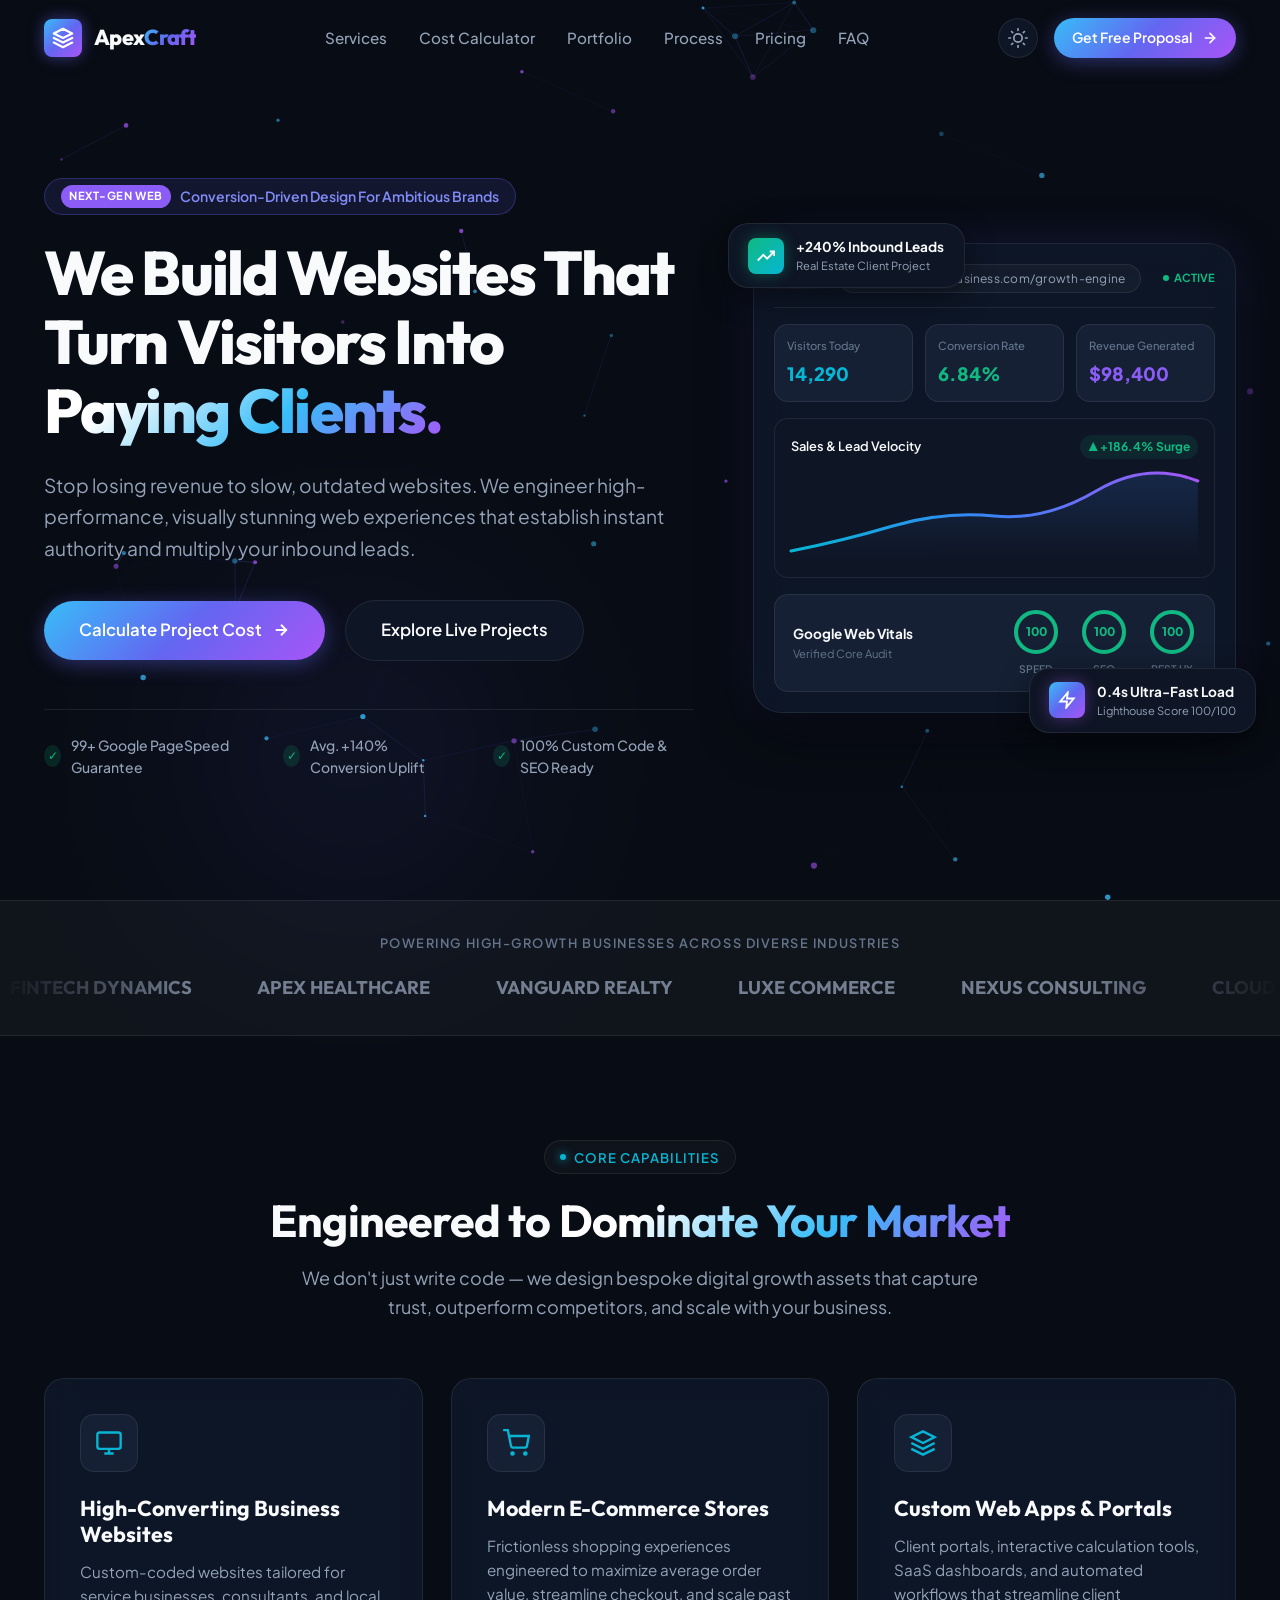
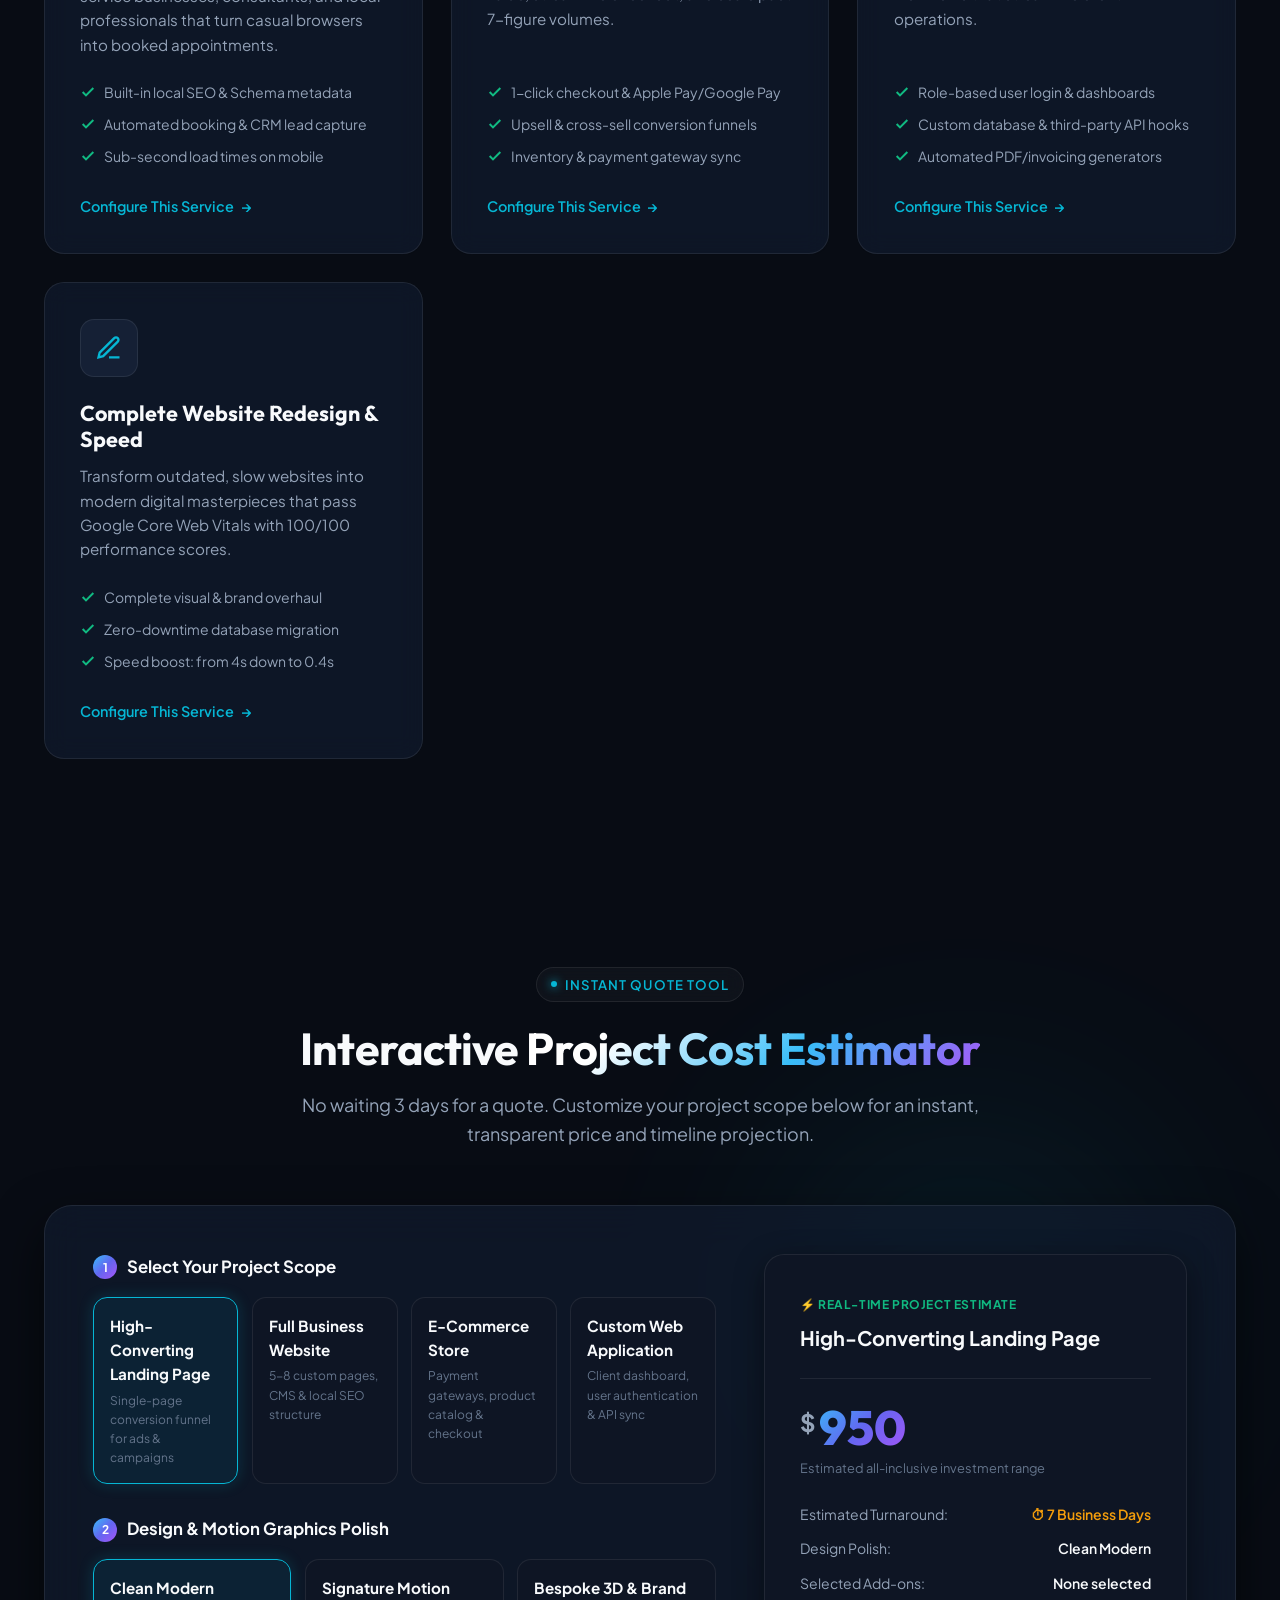
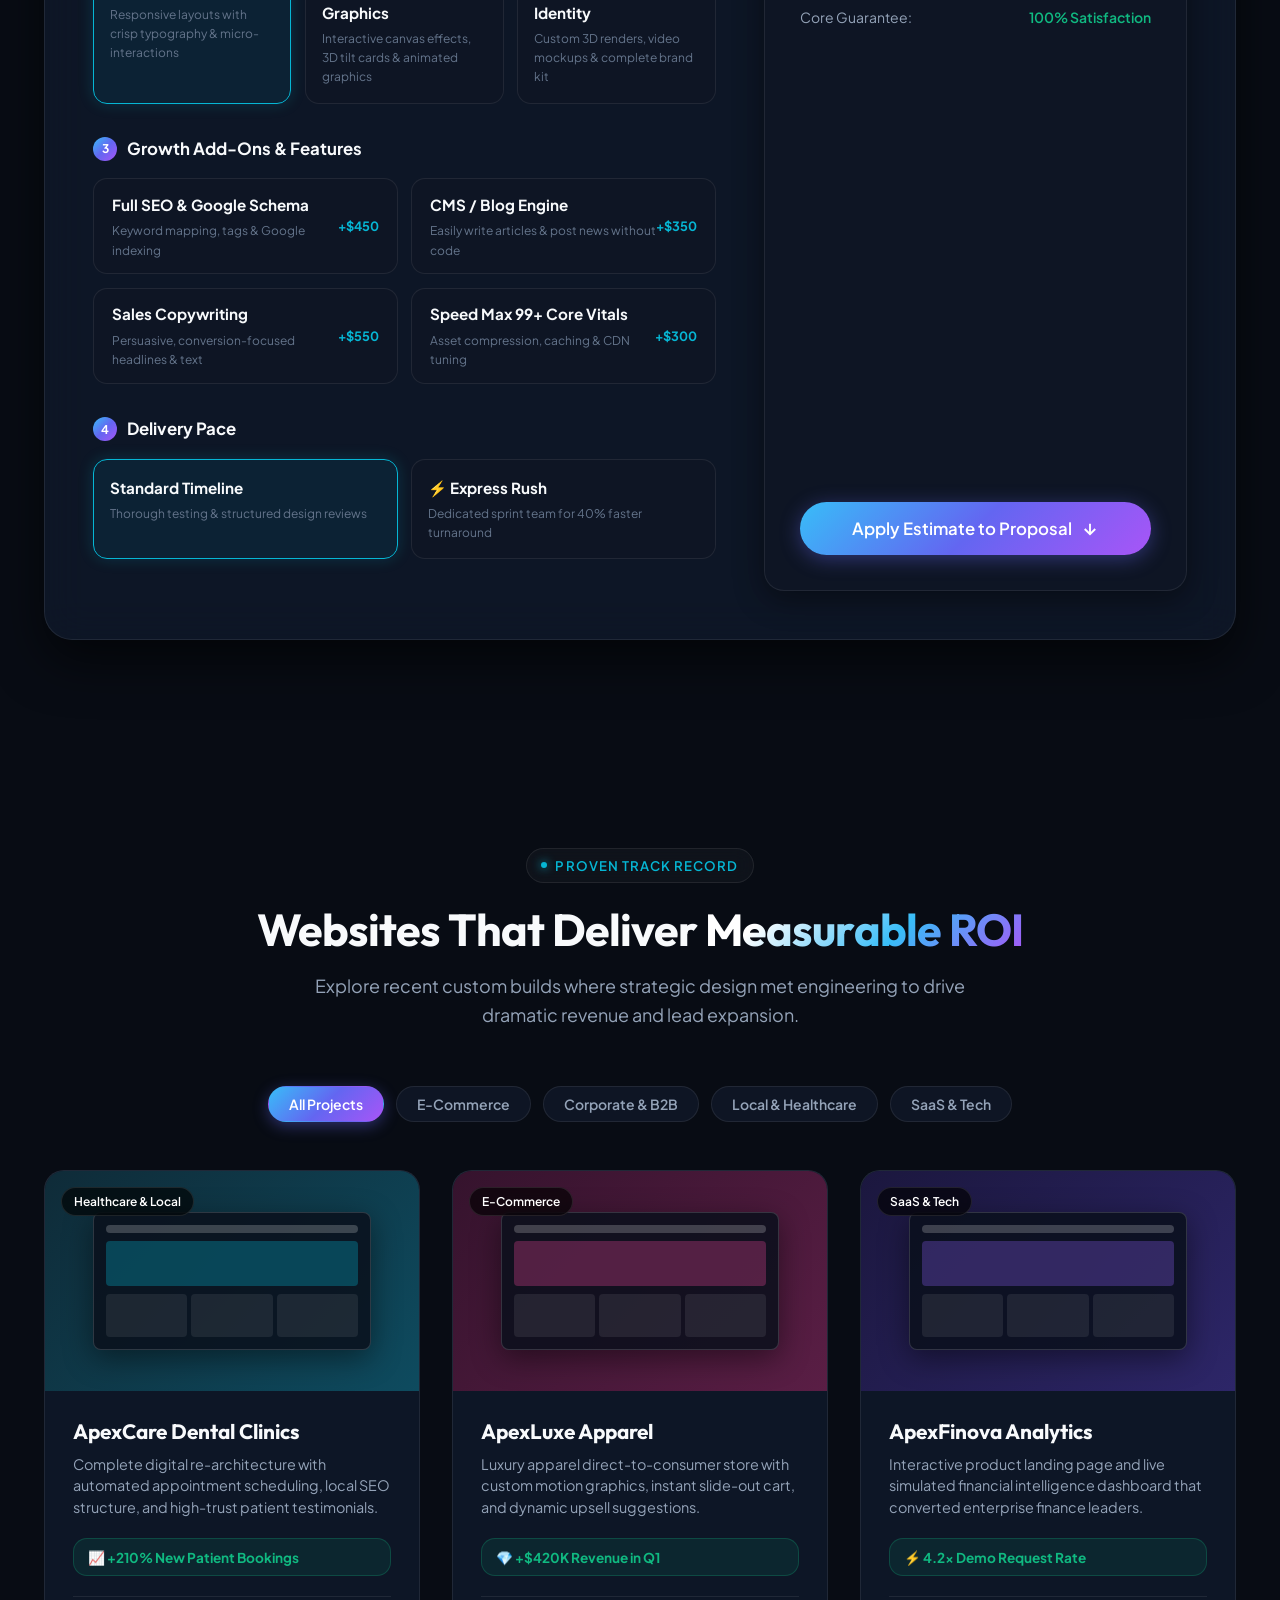
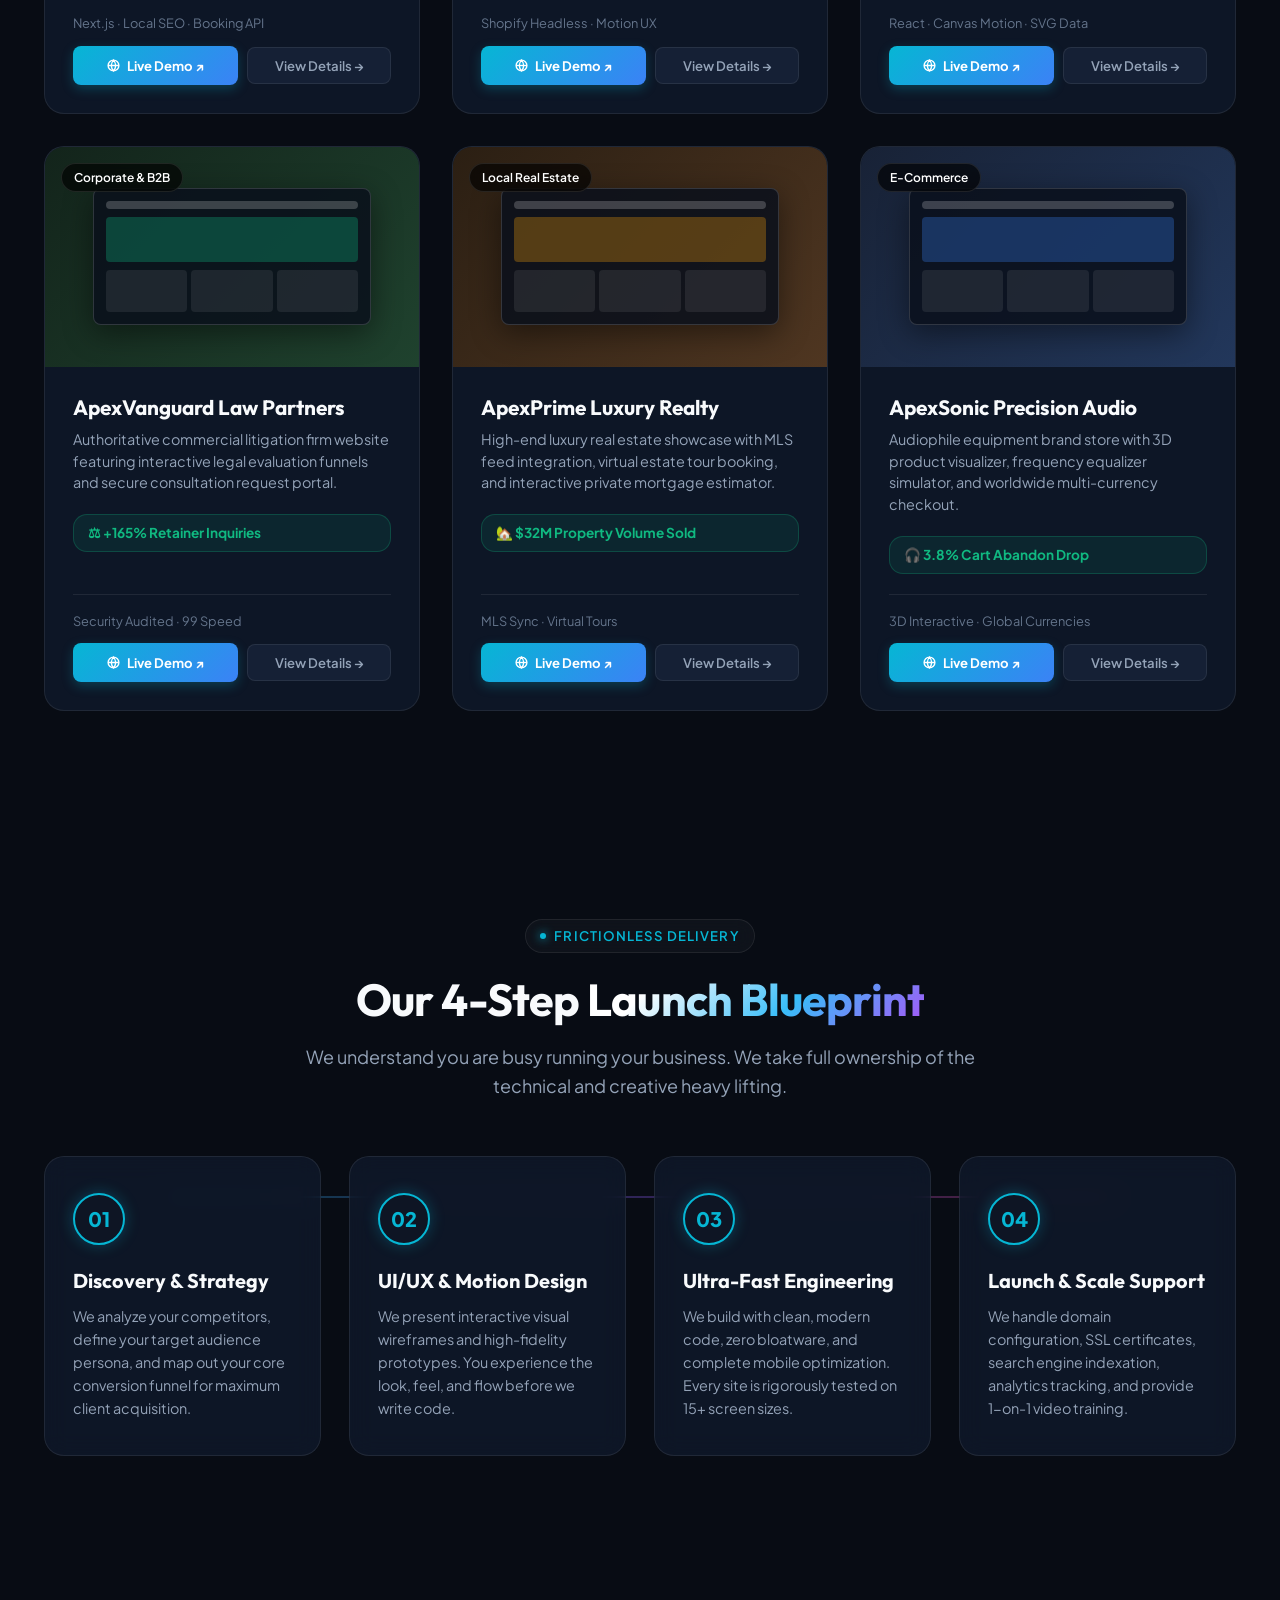
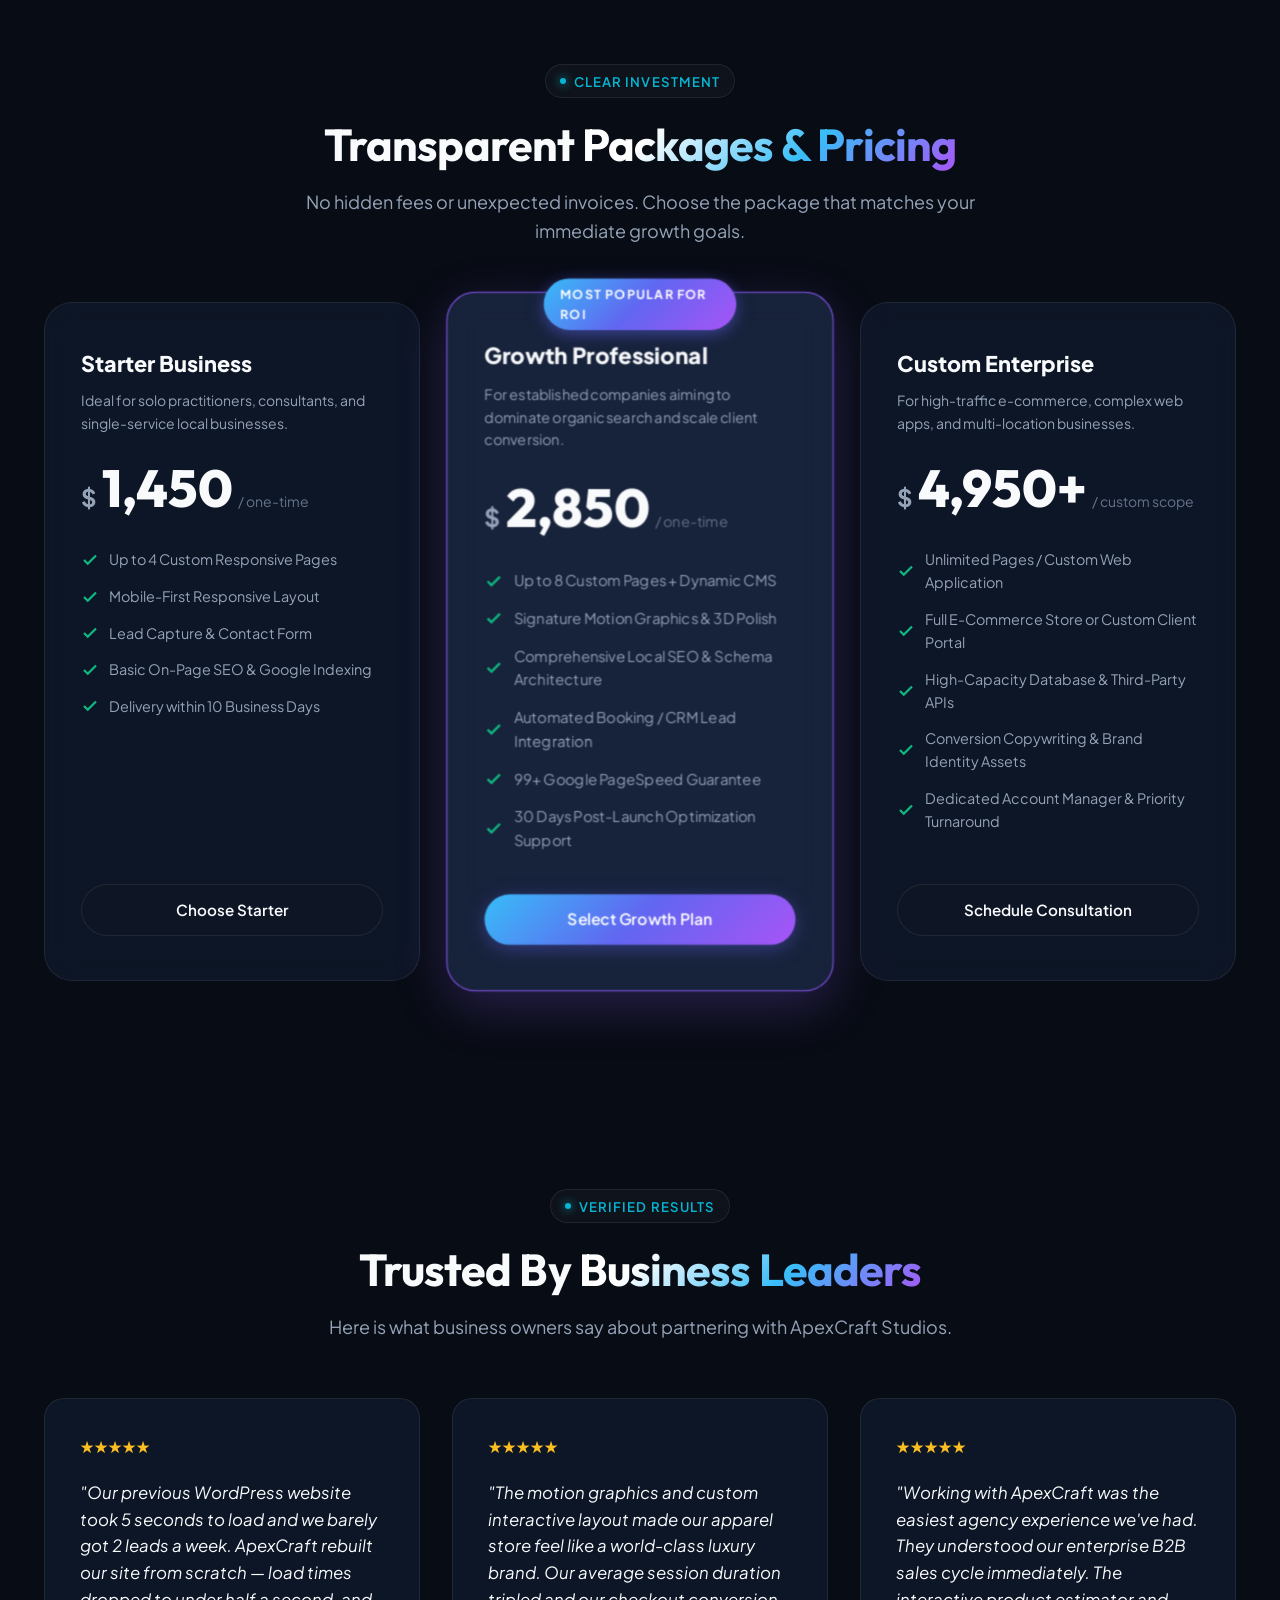
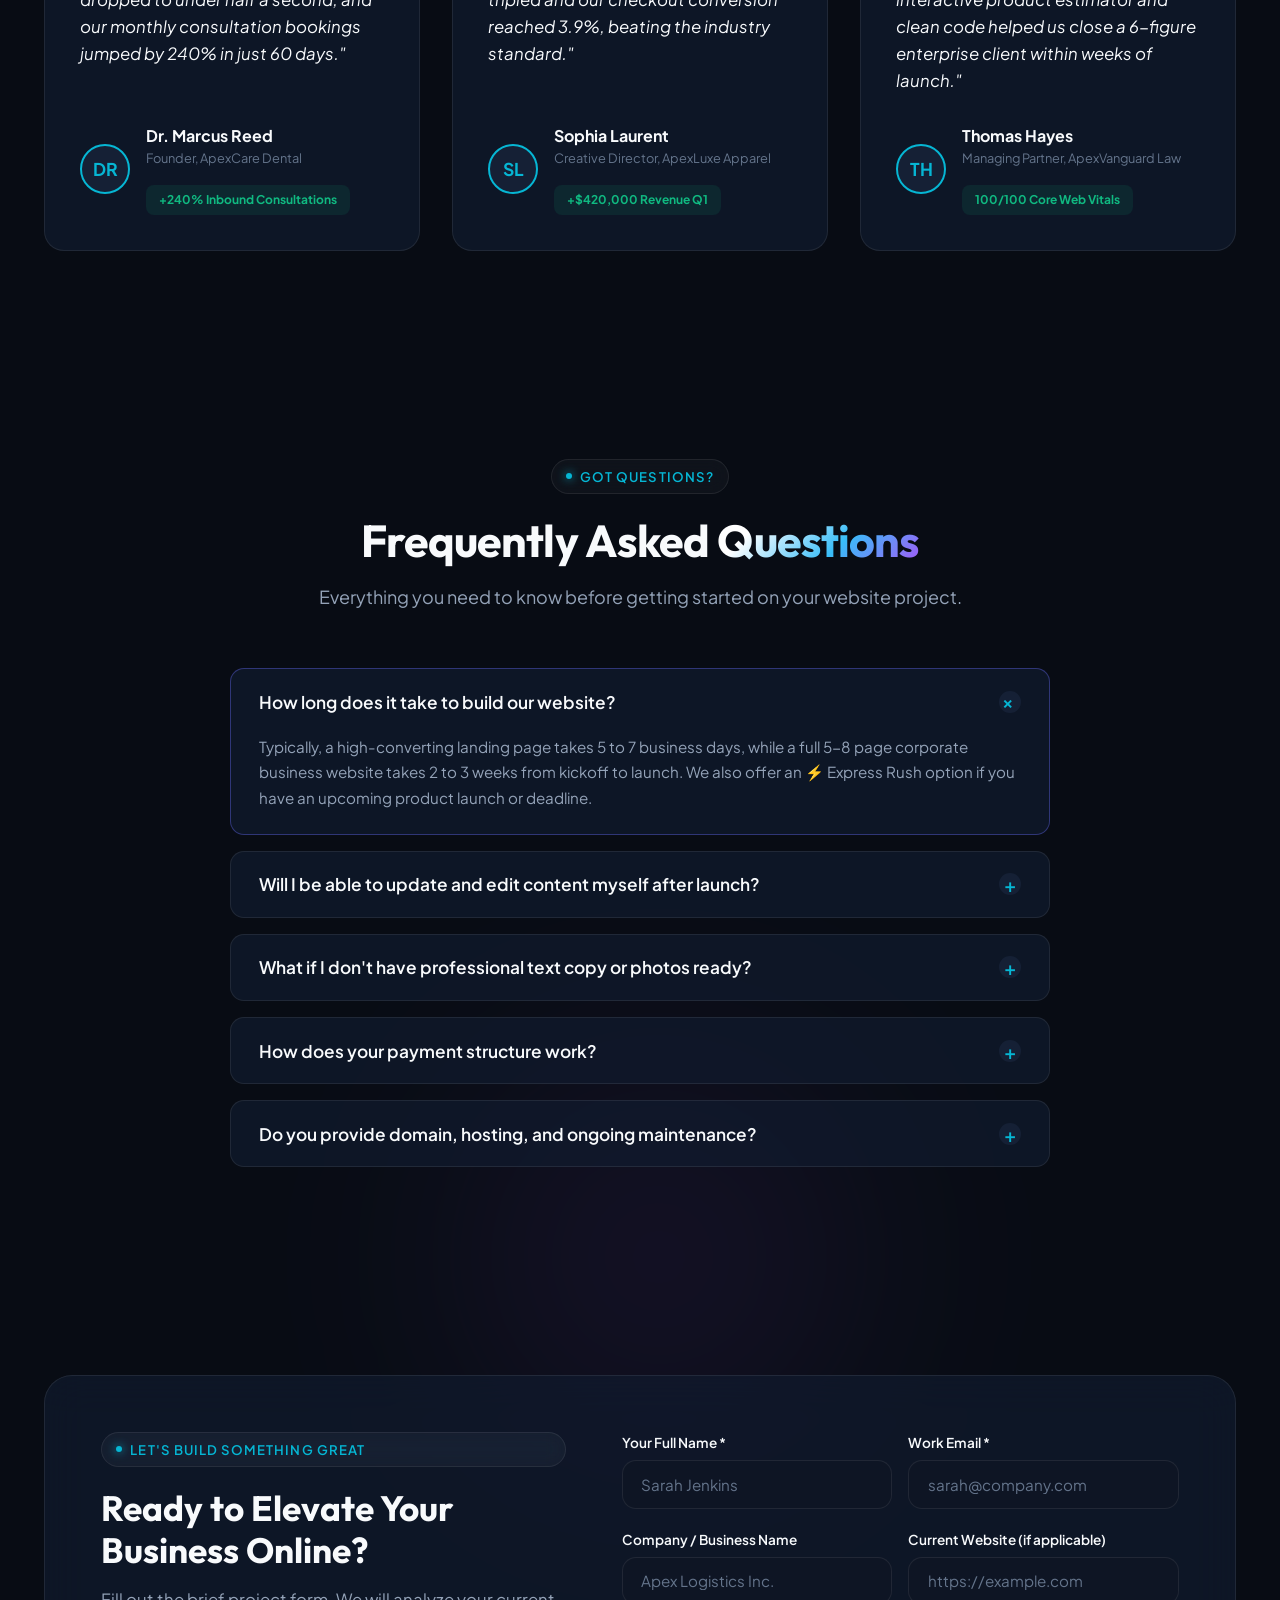
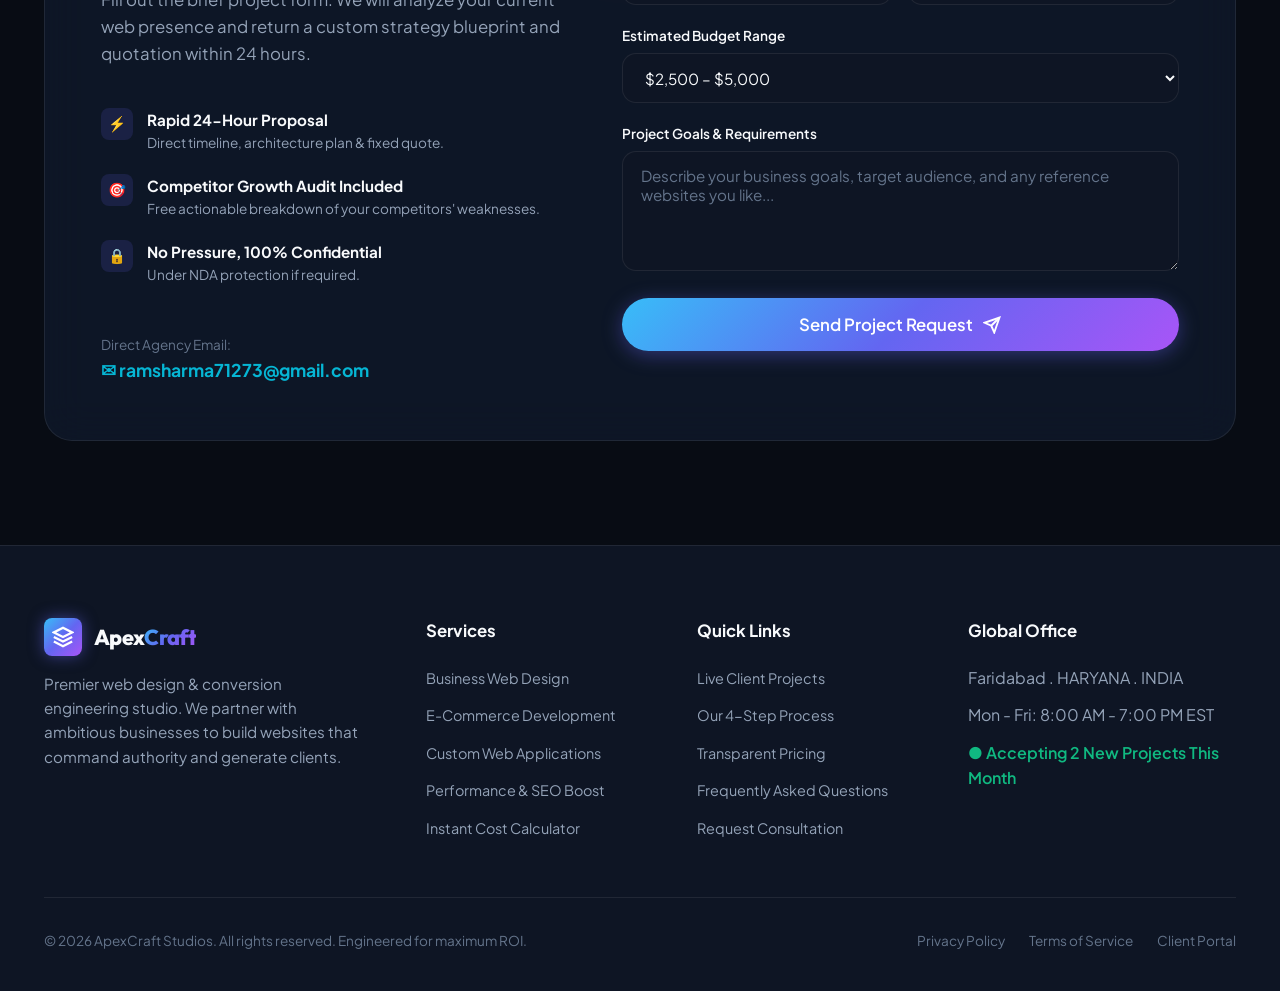
<file: index.html>
<!DOCTYPE html>
<html lang="en" data-theme="dark">

<head>
  <meta charset="UTF-8">
  <meta name="viewport" content="width=device-width, initial-scale=1.0">
  <title>ApexCraft Studios | High-Converting Websites That Turn Visitors Into Clients</title>
  <meta name="description"
    content="We build custom, high-speed, and conversion-engineered websites for modern businesses, e-commerce brands, and startups. Guaranteed 99+ PageSpeed and measurable ROI.">
  <meta name="keywords"
    content="web design for business, website development agency, high converting web design, custom business websites, e-commerce development, web design studio">
  <meta property="og:title" content="ApexCraft Studios | Premier Web Development for Businesses">
  <meta property="og:description"
    content="Custom web design and performance engineering that scales your business revenue. Estimate your project online in 60 seconds.">
  <meta property="og:type" content="website">
  <meta name="theme-color" content="#080c14">

  <!-- Google Fonts: Outfit & Plus Jakarta Sans -->
  <link rel="preconnect" href="https://fonts.googleapis.com">
  <link rel="preconnect" href="https://fonts.gstatic.com" crossorigin>
  <link
    href="https://fonts.googleapis.com/css2?family=Outfit:wght@400;500;600;700;800&family=Plus+Jakarta+Sans:wght@400;500;600;700&display=swap"
    rel="stylesheet">

  <link rel="stylesheet" href="styles.css">
</head>

<body>

  <!-- Ambient Motion Glows -->
  <div class="ambient-glow glow-1"></div>
  <div class="ambient-glow glow-2"></div>
  <div class="ambient-glow glow-3"></div>

  <!-- Header Navigation -->
  <header class="header" id="header">
    <div class="container nav-container">
      <a href="#" class="logo">
        <div class="logo-icon">
          <svg width="22" height="22" viewBox="0 0 24 24" fill="none" stroke="currentColor" stroke-width="2.5"
            stroke-linecap="round" stroke-linejoin="round">
            <polygon points="12 2 2 7 12 12 22 7 12 2"></polygon>
            <polyline points="2 17 12 22 22 17"></polyline>
            <polyline points="2 12 12 17 22 12"></polyline>
          </svg>
        </div>
        <div class="logo-text">Apex<span>Craft</span></div>
      </a>

      <nav>
        <ul class="nav-links">
          <li><a href="#services" class="nav-link">Services</a></li>
          <li><a href="#calculator" class="nav-link">Cost Calculator</a></li>
          <li><a href="#portfolio" class="nav-link">Portfolio</a></li>
          <li><a href="#process" class="nav-link">Process</a></li>
          <li><a href="#pricing" class="nav-link">Pricing</a></li>
          <li><a href="#faq" class="nav-link">FAQ</a></li>
          <li class="nav-mobile-cta"><a href="#contact" class="btn btn-primary btn-sm nav-link" style="width: 100%; justify-content: center;">Get Free Proposal →</a></li>
        </ul>
      </nav>

      <div class="nav-actions">
        <button class="theme-btn" id="theme-toggle" aria-label="Toggle light/dark theme" title="Toggle Theme">
          <svg id="theme-icon" width="20" height="20" viewBox="0 0 24 24" fill="none" stroke="currentColor"
            stroke-width="2" stroke-linecap="round" stroke-linejoin="round">
            <circle cx="12" cy="12" r="5"></circle>
            <line x1="12" y1="1" x2="12" y2="3"></line>
            <line x1="12" y1="21" x2="12" y2="23"></line>
            <line x1="4.22" y1="4.22" x2="5.64" y2="5.64"></line>
            <line x1="18.36" y1="18.36" x2="19.78" y2="19.78"></line>
            <line x1="1" y1="12" x2="3" y2="12"></line>
            <line x1="21" y1="12" x2="23" y2="12"></line>
            <line x1="4.22" y1="19.78" x2="5.64" y2="18.36"></line>
            <line x1="18.36" y1="5.64" x2="19.78" y2="4.22"></line>
          </svg>
        </button>

        <a href="#contact" class="btn btn-primary btn-sm">
          <span>Get Free Proposal</span>
          <svg width="16" height="16" viewBox="0 0 24 24" fill="none" stroke="currentColor" stroke-width="2.5"
            stroke-linecap="round" stroke-linejoin="round">
            <line x1="5" y1="12" x2="19" y2="12"></line>
            <polyline points="12 5 19 12 12 19"></polyline>
          </svg>
        </a>

        <button class="mobile-toggle" id="mobile-menu-btn" aria-label="Open mobile menu">
          <svg width="24" height="24" viewBox="0 0 24 24" fill="none" stroke="currentColor" stroke-width="2">
            <line x1="3" y1="12" x2="21" y2="12"></line>
            <line x1="3" y1="6" x2="21" y2="6"></line>
            <line x1="3" y1="18" x2="21" y2="18"></line>
          </svg>
        </button>
      </div>
    </div>
  </header>

  <!-- Hero Section with Motion Graphics Canvas & Live Visual Engine -->
  <section class="hero-section" id="hero">
    <canvas id="hero-canvas"></canvas>

    <div class="container hero-grid">
      <div class="hero-content">
        <div class="hero-pill">
          <span class="hero-pill-badge">Next-Gen Web</span>
          <span>Conversion-Driven Design For Ambitious Brands</span>
        </div>

        <h1 class="hero-title">
          We Build Websites That Turn Visitors Into <span class="gradient-title">Paying Clients.</span>
        </h1>

        <p class="hero-desc">
          Stop losing revenue to slow, outdated websites. We engineer high-performance, visually stunning web
          experiences that establish instant authority and multiply your inbound leads.
        </p>

        <div class="hero-cta-group">
          <a href="#calculator" class="btn btn-primary btn-lg">
            <span>Calculate Project Cost</span>
            <svg width="18" height="18" viewBox="0 0 24 24" fill="none" stroke="currentColor" stroke-width="2.5">
              <line x1="5" y1="12" x2="19" y2="12"></line>
              <polyline points="12 5 19 12 12 19"></polyline>
            </svg>
          </a>
          <a href="#portfolio" class="btn btn-secondary btn-lg">
            <span>Explore Live Projects</span>
          </a>
        </div>

        <div class="hero-proof-list">
          <div class="proof-item">
            <div class="proof-item-icon">✓</div>
            <span>99+ Google PageSpeed Guarantee</span>
          </div>
          <div class="proof-item">
            <div class="proof-item-icon">✓</div>
            <span>Avg. +140% Conversion Uplift</span>
          </div>
          <div class="proof-item">
            <div class="proof-item-icon">✓</div>
            <span>100% Custom Code & SEO Ready</span>
          </div>
        </div>
      </div>

      <!-- Motion Graphic: Interactive 3D Mockup Visual Engine -->
      <div class="hero-visual-stage">
        <!-- Floating Badge 1 -->
        <div class="floating-badge floating-badge-1">
          <div class="badge-icon-box emerald">
            <svg width="18" height="18" viewBox="0 0 24 24" fill="none" stroke="currentColor" stroke-width="2.5">
              <polyline points="23 6 13.5 15.5 8.5 10.5 1 18"></polyline>
              <polyline points="17 6 23 6 23 12"></polyline>
            </svg>
          </div>
          <div>
            <div class="badge-text-title">+240% Inbound Leads</div>
            <div class="badge-text-sub">Real Estate Client Project</div>
          </div>
        </div>

        <!-- Floating Badge 2 -->
        <div class="floating-badge floating-badge-2">
          <div class="badge-icon-box purple">
            <svg width="18" height="18" viewBox="0 0 24 24" fill="none" stroke="currentColor" stroke-width="2.5">
              <polygon points="13 2 3 14 12 14 11 22 21 10 12 10 13 2"></polygon>
            </svg>
          </div>
          <div>
            <div class="badge-text-title">0.4s Ultra-Fast Load</div>
            <div class="badge-text-sub">Lighthouse Score 100/100</div>
          </div>
        </div>

        <!-- Interactive 3D Card Window -->
        <div class="interactive-mockup-frame" id="hero-3d-card">
          <div class="mockup-window-header">
            <div class="window-dots">
              <span class="dot-red"></span>
              <span class="dot-yellow"></span>
              <span class="dot-green"></span>
            </div>
            <div class="mockup-url-bar">
              <span class="lock-icon">🔒</span>
              <span>https://yourbusiness.com/growth-engine</span>
            </div>
            <div class="live-badge">
              <span class="live-pulse"></span>
              <span>Active</span>
            </div>
          </div>

          <div class="mockup-body">
            <div class="mockup-top-metrics">
              <div class="mini-metric-card">
                <span class="mini-metric-label">Visitors Today</span>
                <span class="mini-metric-val blue">14,290</span>
              </div>
              <div class="mini-metric-card">
                <span class="mini-metric-label">Conversion Rate</span>
                <span class="mini-metric-val green">6.84%</span>
              </div>
              <div class="mini-metric-card">
                <span class="mini-metric-label">Revenue Generated</span>
                <span class="mini-metric-val purple">$98,400</span>
              </div>
            </div>

            <!-- Animated Graphic Chart -->
            <div class="mockup-chart-card">
              <div class="chart-header">
                <span class="chart-title">Sales & Lead Velocity</span>
                <span class="chart-status">▲ +186.4% Surge</span>
              </div>

              <!-- Animated Motion SVG Graph -->
              <svg class="svg-sparkline" viewBox="0 0 400 90" preserveAspectRatio="none">
                <defs>
                  <linearGradient id="cyan-purple-grad" x1="0%" y1="0%" x2="100%" y2="0%">
                    <stop offset="0%" stop-color="#06b6d4" />
                    <stop offset="50%" stop-color="#3b82f6" />
                    <stop offset="100%" stop-color="#a855f7" />
                  </linearGradient>
                  <linearGradient id="area-grad" x1="0%" y1="0%" x2="0%" y2="100%">
                    <stop offset="0%" stop-color="#3b82f6" stop-opacity="0.5" />
                    <stop offset="100%" stop-color="#3b82f6" stop-opacity="0" />
                  </linearGradient>
                </defs>
                <path class="sparkline-area" d="M 0,80 Q 50,70 100,55 T 200,45 T 300,20 T 400,10 L 400,90 L 0,90 Z">
                </path>
                <path class="sparkline-line" d="M 0,80 Q 50,70 100,55 T 200,45 T 300,20 T 400,10"></path>
              </svg>
            </div>

            <!-- Lighthouse Speed & Performance Dials -->
            <div class="lighthouse-dial-container">
              <div>
                <div style="font-size: 0.85rem; font-weight: 700; color: var(--text-primary);">Google Web Vitals</div>
                <div style="font-size: 0.7rem; color: var(--text-muted);">Verified Core Audit</div>
              </div>
              <div class="speed-scores">
                <div class="speed-ring-item">
                  <div class="speed-circle-wrapper">
                    <svg class="speed-circle-svg" viewBox="0 0 48 48">
                      <circle class="speed-circle-bg" cx="24" cy="24" r="20"></circle>
                      <circle class="speed-circle-progress" id="circle-perf" cx="24" cy="24" r="20"
                        stroke-dashoffset="0"></circle>
                    </svg>
                    <span class="speed-circle-score">100</span>
                  </div>
                  <span class="speed-label">Speed</span>
                </div>
                <div class="speed-ring-item">
                  <div class="speed-circle-wrapper">
                    <svg class="speed-circle-svg" viewBox="0 0 48 48">
                      <circle class="speed-circle-bg" cx="24" cy="24" r="20"></circle>
                      <circle class="speed-circle-progress" id="circle-seo" cx="24" cy="24" r="20"
                        stroke-dashoffset="0"></circle>
                    </svg>
                    <span class="speed-circle-score">100</span>
                  </div>
                  <span class="speed-label">SEO</span>
                </div>
                <div class="speed-ring-item">
                  <div class="speed-circle-wrapper">
                    <svg class="speed-circle-svg" viewBox="0 0 48 48">
                      <circle class="speed-circle-bg" cx="24" cy="24" r="20"></circle>
                      <circle class="speed-circle-progress" id="circle-ux" cx="24" cy="24" r="20" stroke-dashoffset="0">
                      </circle>
                    </svg>
                    <span class="speed-circle-score">100</span>
                  </div>
                  <span class="speed-label">Best UX</span>
                </div>
              </div>
            </div>

          </div>
        </div>
      </div>
    </div>
  </section>

  <!-- Client Trust & Industry Marquee -->
  <section class="marquee-section">
    <div class="marquee-header">Powering High-Growth Businesses Across Diverse Industries</div>
    <div class="marquee-container">
      <div class="marquee-track" id="marquee-track">
        <div class="marquee-item">
          <svg viewBox="0 0 24 24" fill="none" stroke="currentColor" stroke-width="2">
            <path d="M12 2L2 7l10 5 10-5-10-5zM2 17l10 5 10-5M2 12l10 5 10-5" />
          </svg>
          <span>FINTECH DYNAMICS</span>
        </div>
        <div class="marquee-item">
          <svg viewBox="0 0 24 24" fill="none" stroke="currentColor" stroke-width="2">
            <rect x="3" y="3" width="18" height="18" rx="2" />
            <path d="M3 9h18M9 21V9" />
          </svg>
          <span>APEX HEALTHCARE</span>
        </div>
        <div class="marquee-item">
          <svg viewBox="0 0 24 24" fill="none" stroke="currentColor" stroke-width="2">
            <path d="M3 9l9-7 9 7v11a2 2 0 0 1-2 2H5a2 2 0 0 1-2-2z" />
            <polyline points="9 22 9 12 15 12 15 22" />
          </svg>
          <span>VANGUARD REALTY</span>
        </div>
        <div class="marquee-item">
          <svg viewBox="0 0 24 24" fill="none" stroke="currentColor" stroke-width="2">
            <circle cx="12" cy="12" r="10" />
            <path d="M8 14s1.5 2 4 2 4-2 4-2M9 9h.01M15 9h.01" />
          </svg>
          <span>LUXE COMMERCE</span>
        </div>
        <div class="marquee-item">
          <svg viewBox="0 0 24 24" fill="none" stroke="currentColor" stroke-width="2">
            <path
              d="M21 16V8a2 2 0 0 0-1-1.73l-7-4a2 2 0 0 0-2 0l-7 4A2 2 0 0 0 3 8v8a2 2 0 0 0 1 1.73l7 4a2 2 0 0 0 2 0l7-4A2 2 0 0 0 21 16z" />
          </svg>
          <span>NEXUS CONSULTING</span>
        </div>
        <div class="marquee-item">
          <svg viewBox="0 0 24 24" fill="none" stroke="currentColor" stroke-width="2">
            <path d="M18 20V10M12 20V4M6 20v-6" />
          </svg>
          <span>CLOUDSCALE SAAS</span>
        </div>
        <!-- Duplicate for continuous seamless marquee loop -->
        <div class="marquee-item">
          <svg viewBox="0 0 24 24" fill="none" stroke="currentColor" stroke-width="2">
            <path d="M12 2L2 7l10 5 10-5-10-5zM2 17l10 5 10-5M2 12l10 5 10-5" />
          </svg>
          <span>FINTECH DYNAMICS</span>
        </div>
        <div class="marquee-item">
          <svg viewBox="0 0 24 24" fill="none" stroke="currentColor" stroke-width="2">
            <rect x="3" y="3" width="18" height="18" rx="2" />
            <path d="M3 9h18M9 21V9" />
          </svg>
          <span>APEX HEALTHCARE</span>
        </div>
        <div class="marquee-item">
          <svg viewBox="0 0 24 24" fill="none" stroke="currentColor" stroke-width="2">
            <path d="M3 9l9-7 9 7v11a2 2 0 0 1-2 2H5a2 2 0 0 1-2-2z" />
            <polyline points="9 22 9 12 15 12 15 22" />
          </svg>
          <span>VANGUARD REALTY</span>
        </div>
        <div class="marquee-item">
          <svg viewBox="0 0 24 24" fill="none" stroke="currentColor" stroke-width="2">
            <circle cx="12" cy="12" r="10" />
            <path d="M8 14s1.5 2 4 2 4-2 4-2M9 9h.01M15 9h.01" />
          </svg>
          <span>LUXE COMMERCE</span>
        </div>
      </div>
    </div>
  </section>

  <!-- Services Section -->
  <section class="section" id="services">
    <div class="container">
      <div class="section-header-center">
        <div class="section-badge">
          <span class="dot"></span>
          <span>Core Capabilities</span>
        </div>
        <h2 class="section-title">Engineered to <span class="gradient-text">Dominate Your Market</span></h2>
        <p class="section-desc">
          We don't just write code — we design bespoke digital growth assets that capture trust, outperform competitors,
          and scale with your business.
        </p>
      </div>

      <div class="services-grid">
        <!-- Service Card 1 -->
        <div class="service-card tilt-card">
          <div class="service-icon-wrapper">
            <svg width="28" height="28" viewBox="0 0 24 24" fill="none" stroke="currentColor" stroke-width="2">
              <rect x="2" y="3" width="20" height="14" rx="2" ry="2"></rect>
              <line x1="8" y1="21" x2="16" y2="21"></line>
              <line x1="12" y1="17" x2="12" y2="21"></line>
            </svg>
          </div>
          <h3 class="service-title">High-Converting Business Websites</h3>
          <p class="service-desc">
            Custom-coded websites tailored for service businesses, consultants, and local professionals that turn casual
            browsers into booked appointments.
          </p>
          <ul class="service-features">
            <li>
              <svg viewBox="0 0 24 24" fill="none" stroke="currentColor" stroke-width="3">
                <polyline points="20 6 9 17 4 12"></polyline>
              </svg>
              <span>Built-in local SEO & Schema metadata</span>
            </li>
            <li>
              <svg viewBox="0 0 24 24" fill="none" stroke="currentColor" stroke-width="3">
                <polyline points="20 6 9 17 4 12"></polyline>
              </svg>
              <span>Automated booking & CRM lead capture</span>
            </li>
            <li>
              <svg viewBox="0 0 24 24" fill="none" stroke="currentColor" stroke-width="3">
                <polyline points="20 6 9 17 4 12"></polyline>
              </svg>
              <span>Sub-second load times on mobile</span>
            </li>
          </ul>
          <a href="#calculator" class="service-link">
            <span>Configure This Service</span>
            <span>→</span>
          </a>
        </div>

        <!-- Service Card 2 -->
        <div class="service-card tilt-card">
          <div class="service-icon-wrapper">
            <svg width="28" height="28" viewBox="0 0 24 24" fill="none" stroke="currentColor" stroke-width="2">
              <circle cx="9" cy="21" r="1"></circle>
              <circle cx="20" cy="21" r="1"></circle>
              <path d="M1 1h4l2.68 13.39a2 2 0 0 0 2 1.61h9.72a2 2 0 0 0 2-1.61L23 6H6"></path>
            </svg>
          </div>
          <h3 class="service-title">Modern E-Commerce Stores</h3>
          <p class="service-desc">
            Frictionless shopping experiences engineered to maximize average order value, streamline checkout, and scale
            past 7-figure volumes.
          </p>
          <ul class="service-features">
            <li>
              <svg viewBox="0 0 24 24" fill="none" stroke="currentColor" stroke-width="3">
                <polyline points="20 6 9 17 4 12"></polyline>
              </svg>
              <span>1-click checkout & Apple Pay/Google Pay</span>
            </li>
            <li>
              <svg viewBox="0 0 24 24" fill="none" stroke="currentColor" stroke-width="3">
                <polyline points="20 6 9 17 4 12"></polyline>
              </svg>
              <span>Upsell & cross-sell conversion funnels</span>
            </li>
            <li>
              <svg viewBox="0 0 24 24" fill="none" stroke="currentColor" stroke-width="3">
                <polyline points="20 6 9 17 4 12"></polyline>
              </svg>
              <span>Inventory & payment gateway sync</span>
            </li>
          </ul>
          <a href="#calculator" class="service-link">
            <span>Configure This Service</span>
            <span>→</span>
          </a>
        </div>

        <!-- Service Card 3 -->
        <div class="service-card tilt-card">
          <div class="service-icon-wrapper">
            <svg width="28" height="28" viewBox="0 0 24 24" fill="none" stroke="currentColor" stroke-width="2">
              <polygon points="12 2 2 7 12 12 22 7 12 2"></polygon>
              <polyline points="2 17 12 22 22 17"></polyline>
              <polyline points="2 12 12 17 22 12"></polyline>
            </svg>
          </div>
          <h3 class="service-title">Custom Web Apps & Portals</h3>
          <p class="service-desc">
            Client portals, interactive calculation tools, SaaS dashboards, and automated workflows that streamline
            client operations.
          </p>
          <ul class="service-features">
            <li>
              <svg viewBox="0 0 24 24" fill="none" stroke="currentColor" stroke-width="3">
                <polyline points="20 6 9 17 4 12"></polyline>
              </svg>
              <span>Role-based user login & dashboards</span>
            </li>
            <li>
              <svg viewBox="0 0 24 24" fill="none" stroke="currentColor" stroke-width="3">
                <polyline points="20 6 9 17 4 12"></polyline>
              </svg>
              <span>Custom database & third-party API hooks</span>
            </li>
            <li>
              <svg viewBox="0 0 24 24" fill="none" stroke="currentColor" stroke-width="3">
                <polyline points="20 6 9 17 4 12"></polyline>
              </svg>
              <span>Automated PDF/invoicing generators</span>
            </li>
          </ul>
          <a href="#calculator" class="service-link">
            <span>Configure This Service</span>
            <span>→</span>
          </a>
        </div>

        <!-- Service Card 4 -->
        <div class="service-card tilt-card">
          <div class="service-icon-wrapper">
            <svg width="28" height="28" viewBox="0 0 24 24" fill="none" stroke="currentColor" stroke-width="2">
              <path d="M12 20h9"></path>
              <path d="M16.5 3.5a2.121 2.121 0 0 1 3 3L7 19l-4 1 1-4L16.5 3.5z"></path>
            </svg>
          </div>
          <h3 class="service-title">Complete Website Redesign & Speed</h3>
          <p class="service-desc">
            Transform outdated, slow websites into modern digital masterpieces that pass Google Core Web Vitals with
            100/100 performance scores.
          </p>
          <ul class="service-features">
            <li>
              <svg viewBox="0 0 24 24" fill="none" stroke="currentColor" stroke-width="3">
                <polyline points="20 6 9 17 4 12"></polyline>
              </svg>
              <span>Complete visual & brand overhaul</span>
            </li>
            <li>
              <svg viewBox="0 0 24 24" fill="none" stroke="currentColor" stroke-width="3">
                <polyline points="20 6 9 17 4 12"></polyline>
              </svg>
              <span>Zero-downtime database migration</span>
            </li>
            <li>
              <svg viewBox="0 0 24 24" fill="none" stroke="currentColor" stroke-width="3">
                <polyline points="20 6 9 17 4 12"></polyline>
              </svg>
              <span>Speed boost: from 4s down to 0.4s</span>
            </li>
          </ul>
          <a href="#calculator" class="service-link">
            <span>Configure This Service</span>
            <span>→</span>
          </a>
        </div>
      </div>
    </div>
  </section>

  <!-- Interactive Project Cost & Timeline Estimator -->
  <section class="section" id="calculator">
    <div class="container">
      <div class="section-header-center">
        <div class="section-badge">
          <span class="dot"></span>
          <span>Instant Quote Tool</span>
        </div>
        <h2 class="section-title">Interactive <span class="gradient-text">Project Cost Estimator</span></h2>
        <p class="section-desc">
          No waiting 3 days for a quote. Customize your project scope below for an instant, transparent price and
          timeline projection.
        </p>
      </div>

      <div class="calculator-container" id="calc-form">
        <!-- Interactive Controls Column -->
        <div class="calc-controls">
          <!-- Step 1: Website Scope -->
          <div class="calc-step">
            <div class="calc-step-title">
              <span class="calc-step-num">1</span>
              <span>Select Your Project Scope</span>
            </div>
            <div class="options-grid">
              <label class="calc-option">
                <input type="radio" name="projectType" value="landing" data-price="950" data-days="7" checked>
                <div class="calc-card-label">
                  <div class="calc-label-title">High-Converting Landing Page</div>
                  <div class="calc-label-desc">Single-page conversion funnel for ads & campaigns</div>
                </div>
              </label>

              <label class="calc-option">
                <input type="radio" name="projectType" value="business" data-price="1950" data-days="14">
                <div class="calc-card-label">
                  <div class="calc-label-title">Full Business Website</div>
                  <div class="calc-label-desc">5-8 custom pages, CMS & local SEO structure</div>
                </div>
              </label>

              <label class="calc-option">
                <input type="radio" name="projectType" value="ecommerce" data-price="3400" data-days="21">
                <div class="calc-card-label">
                  <div class="calc-label-title">E-Commerce Store</div>
                  <div class="calc-label-desc">Payment gateways, product catalog & checkout</div>
                </div>
              </label>

              <label class="calc-option">
                <input type="radio" name="projectType" value="webapp" data-price="4900" data-days="30">
                <div class="calc-card-label">
                  <div class="calc-label-title">Custom Web Application</div>
                  <div class="calc-label-desc">Client dashboard, user authentication & API sync</div>
                </div>
              </label>
            </div>
          </div>

          <!-- Step 2: Design & Motion Graphics Level -->
          <div class="calc-step">
            <div class="calc-step-title">
              <span class="calc-step-num">2</span>
              <span>Design & Motion Graphics Polish</span>
            </div>
            <div class="options-grid">
              <label class="calc-option">
                <input type="radio" name="designLevel" value="clean" data-mult="1.0" checked>
                <div class="calc-card-label">
                  <div class="calc-label-title">Clean Modern</div>
                  <div class="calc-label-desc">Responsive layouts with crisp typography & micro-interactions</div>
                </div>
              </label>

              <label class="calc-option">
                <input type="radio" name="designLevel" value="premium" data-mult="1.25">
                <div class="calc-card-label">
                  <div class="calc-label-title">Signature Motion Graphics</div>
                  <div class="calc-label-desc">Interactive canvas effects, 3D tilt cards & animated graphics</div>
                </div>
              </label>

              <label class="calc-option">
                <input type="radio" name="designLevel" value="enterprise" data-mult="1.45">
                <div class="calc-card-label">
                  <div class="calc-label-title">Bespoke 3D & Brand Identity</div>
                  <div class="calc-label-desc">Custom 3D renders, video mockups & complete brand kit</div>
                </div>
              </label>
            </div>
          </div>

          <!-- Step 3: Powerful Add-ons -->
          <div class="calc-step">
            <div class="calc-step-title">
              <span class="calc-step-num">3</span>
              <span>Growth Add-Ons & Features</span>
            </div>
            <div class="addons-grid">
              <label class="calc-option">
                <input type="checkbox" name="addon" value="seo" data-addon-price="450" data-addon-days="2">
                <div class="addon-card-label">
                  <div class="addon-info">
                    <span class="calc-label-title">Full SEO & Google Schema</span>
                    <span class="calc-label-desc">Keyword mapping, tags & Google indexing</span>
                  </div>
                  <span class="addon-price-tag">+$450</span>
                </div>
              </label>

              <label class="calc-option">
                <input type="checkbox" name="addon" value="cms" data-addon-price="350" data-addon-days="2">
                <div class="addon-card-label">
                  <div class="addon-info">
                    <span class="calc-label-title">CMS / Blog Engine</span>
                    <span class="calc-label-desc">Easily write articles & post news without code</span>
                  </div>
                  <span class="addon-price-tag">+$350</span>
                </div>
              </label>

              <label class="calc-option">
                <input type="checkbox" name="addon" value="copywriting" data-addon-price="550" data-addon-days="3">
                <div class="addon-card-label">
                  <div class="addon-info">
                    <span class="calc-label-title">Sales Copywriting</span>
                    <span class="calc-label-desc">Persuasive, conversion-focused headlines & text</span>
                  </div>
                  <span class="addon-price-tag">+$550</span>
                </div>
              </label>

              <label class="calc-option">
                <input type="checkbox" name="addon" value="speed" data-addon-price="300" data-addon-days="1">
                <div class="addon-card-label">
                  <div class="addon-info">
                    <span class="calc-label-title">Speed Max 99+ Core Vitals</span>
                    <span class="calc-label-desc">Asset compression, caching & CDN tuning</span>
                  </div>
                  <span class="addon-price-tag">+$300</span>
                </div>
              </label>
            </div>
          </div>

          <!-- Step 4: Delivery Timeline -->
          <div class="calc-step">
            <div class="calc-step-title">
              <span class="calc-step-num">4</span>
              <span>Delivery Pace</span>
            </div>
            <div class="options-grid">
              <label class="calc-option">
                <input type="radio" name="speedOption" value="standard" data-rush-mult="1.0" checked>
                <div class="calc-card-label">
                  <div class="calc-label-title">Standard Timeline</div>
                  <div class="calc-label-desc">Thorough testing & structured design reviews</div>
                </div>
              </label>

              <label class="calc-option">
                <input type="radio" name="speedOption" value="express" data-rush-mult="1.3">
                <div class="calc-card-label">
                  <div class="calc-label-title">⚡ Express Rush</div>
                  <div class="calc-label-desc">Dedicated sprint team for 40% faster turnaround</div>
                </div>
              </label>
            </div>
          </div>
        </div>

        <!-- Live Summary / Output Panel -->
        <div class="calc-summary-panel">
          <div>
            <div class="calc-summary-header">
              <span class="calc-summary-badge">⚡ Real-Time Project Estimate</span>
              <div class="calc-estimate-title" id="summary-scope-title">High-Converting Landing Page</div>
            </div>

            <div class="calc-price-display">
              <span class="price-currency">$</span>
              <span class="price-range" id="summary-price">950</span>
              <div class="price-subtext">Estimated all-inclusive investment range</div>
            </div>

            <div class="calc-spec-breakdown">
              <div class="spec-row">
                <span>Estimated Turnaround:</span>
                <span class="spec-val timeline-badge" id="summary-timeline">⏱ 7 Business Days</span>
              </div>
              <div class="spec-row">
                <span>Design Polish:</span>
                <span class="spec-val" id="summary-design">Clean Modern</span>
              </div>
              <div class="spec-row">
                <span>Selected Add-ons:</span>
                <span class="spec-val" id="summary-addons">None</span>
              </div>
              <div class="spec-row">
                <span>Core Guarantee:</span>
                <span class="spec-val" style="color: var(--brand-emerald);">100% Satisfaction</span>
              </div>
            </div>
          </div>

          <button type="button" class="btn btn-primary btn-lg" id="btn-lock-estimate" style="width: 100%;">
            <span>Apply Estimate to Proposal</span>
            <svg width="18" height="18" viewBox="0 0 24 24" fill="none" stroke="currentColor" stroke-width="2.5">
              <line x1="12" y1="5" x2="12" y2="19"></line>
              <polyline points="19 12 12 19 5 12"></polyline>
            </svg>
          </button>
        </div>
      </div>
    </div>
  </section>

  <!-- Portfolio & Live Projects Showcase -->
  <section class="section" id="portfolio">
    <div class="container">
      <div class="section-header-center">
        <div class="section-badge">
          <span class="dot"></span>
          <span>Proven Track Record</span>
        </div>
        <h2 class="section-title">Websites That Deliver <span class="gradient-text">Measurable ROI</span></h2>
        <p class="section-desc">
          Explore recent custom builds where strategic design met engineering to drive dramatic revenue and lead
          expansion.
        </p>
      </div>

      <!-- Category Filter Pills -->
      <div class="portfolio-filter-bar">
        <button class="filter-btn active" data-filter="all">All Projects</button>
        <button class="filter-btn" data-filter="ecommerce">E-Commerce</button>
        <button class="filter-btn" data-filter="corporate">Corporate & B2B</button>
        <button class="filter-btn" data-filter="services">Local & Healthcare</button>
        <button class="filter-btn" data-filter="saas">SaaS & Tech</button>
      </div>

      <!-- Portfolio Grid -->
      <div class="portfolio-grid" id="portfolio-grid">
        <!-- Project 1 -->
        <div class="project-card tilt-card" data-category="services" data-id="p1" data-demo="demos/apexcare.html"
          data-title="ApexCare Dental Clinics">
          <a href="demos/apexcare.html" target="_blank" rel="noopener noreferrer"
            class="project-preview demo-preview-click" title="Launch ApexCare Dental Clinics Live Demo">
            <span class="project-category-badge">Healthcare & Local</span>
            <div class="project-preview-mockup">
              <div class="mockup-gradient-bg" style="background: linear-gradient(135deg, #0f2b38, #0e4b5f);">
                <div class="mockup-visual-wireframe">
                  <div class="wireframe-nav"></div>
                  <div class="wireframe-hero" style="background: rgba(6, 182, 212, 0.3);"></div>
                  <div class="wireframe-cards">
                    <div class="wireframe-card-cell"></div>
                    <div class="wireframe-card-cell"></div>
                    <div class="wireframe-card-cell"></div>
                  </div>
                </div>
              </div>
            </div>
            <div class="preview-hover-overlay">
              <span class="preview-hover-pill">🌐 Launch Live Demo ↗</span>
            </div>
          </a>
          <div class="project-info">
            <div class="project-header-row">
              <h3 class="project-title">ApexCare Dental Clinics</h3>
            </div>
            <p class="project-desc">
              Complete digital re-architecture with automated appointment scheduling, local SEO structure, and
              high-trust patient testimonials.
            </p>
            <div class="project-metric-pill">
              <span>📈 +210% New Patient Bookings</span>
            </div>
            <div class="project-footer">
              <div class="project-tags">Next.js · Local SEO · Booking API</div>
              <div class="project-actions">
                <a href="demos/apexcare.html" target="_blank" rel="noopener noreferrer" class="btn-demo-action">
                  <svg width="13" height="13" viewBox="0 0 24 24" fill="none" stroke="currentColor" stroke-width="2.5">
                    <circle cx="12" cy="12" r="10" />
                    <line x1="2" y1="12" x2="22" y2="12" />
                    <path
                      d="M12 2a15.3 15.3 0 0 1 4 10 15.3 15.3 0 0 1-4 10 15.3 15.3 0 0 1-4-10 15.3 15.3 0 0 1 4-10z" />
                  </svg>
                  <span>Live Demo ↗</span>
                </a>
                <button class="btn-case-action" data-id="p1">
                  <span>View Details →</span>
                </button>
              </div>
            </div>
          </div>
        </div>

        <!-- Project 2 -->
        <div class="project-card tilt-card" data-category="ecommerce" data-id="p2" data-demo="demos/apexluxe.html"
          data-title="ApexLuxe Apparel">
          <a href="demos/apexluxe.html" target="_blank" rel="noopener noreferrer"
            class="project-preview demo-preview-click" title="Launch ApexLuxe Apparel Live Demo">
            <span class="project-category-badge">E-Commerce</span>
            <div class="project-preview-mockup">
              <div class="mockup-gradient-bg" style="background: linear-gradient(135deg, #35132d, #5a1e45);">
                <div class="mockup-visual-wireframe">
                  <div class="wireframe-nav"></div>
                  <div class="wireframe-hero" style="background: rgba(236, 72, 153, 0.3);"></div>
                  <div class="wireframe-cards">
                    <div class="wireframe-card-cell"></div>
                    <div class="wireframe-card-cell"></div>
                    <div class="wireframe-card-cell"></div>
                  </div>
                </div>
              </div>
            </div>
            <div class="preview-hover-overlay">
              <span class="preview-hover-pill">🌐 Launch Live Demo ↗</span>
            </div>
          </a>
          <div class="project-info">
            <div class="project-header-row">
              <h3 class="project-title">ApexLuxe Apparel</h3>
            </div>
            <p class="project-desc">
              Luxury apparel direct-to-consumer store with custom motion graphics, instant slide-out cart, and dynamic
              upsell suggestions.
            </p>
            <div class="project-metric-pill">
              <span>💎 +$420K Revenue in Q1</span>
            </div>
            <div class="project-footer">
              <div class="project-tags">Shopify Headless · Motion UX</div>
              <div class="project-actions">
                <a href="demos/apexluxe.html" target="_blank" rel="noopener noreferrer" class="btn-demo-action">
                  <svg width="13" height="13" viewBox="0 0 24 24" fill="none" stroke="currentColor" stroke-width="2.5">
                    <circle cx="12" cy="12" r="10" />
                    <line x1="2" y1="12" x2="22" y2="12" />
                    <path
                      d="M12 2a15.3 15.3 0 0 1 4 10 15.3 15.3 0 0 1-4 10 15.3 15.3 0 0 1-4-10 15.3 15.3 0 0 1 4-10z" />
                  </svg>
                  <span>Live Demo ↗</span>
                </a>
                <button class="btn-case-action" data-id="p2">
                  <span>View Details →</span>
                </button>
              </div>
            </div>
          </div>
        </div>

        <!-- Project 3 -->
        <div class="project-card tilt-card" data-category="saas" data-id="p3" data-demo="demos/apexfinova.html"
          data-title="ApexFinova Analytics">
          <a href="demos/apexfinova.html" target="_blank" rel="noopener noreferrer"
            class="project-preview demo-preview-click" title="Launch ApexFinova Analytics Live Demo">
            <span class="project-category-badge">SaaS & Tech</span>
            <div class="project-preview-mockup">
              <div class="mockup-gradient-bg" style="background: linear-gradient(135deg, #1b173e, #2d2668);">
                <div class="mockup-visual-wireframe">
                  <div class="wireframe-nav"></div>
                  <div class="wireframe-hero" style="background: rgba(139, 92, 246, 0.3);"></div>
                  <div class="wireframe-cards">
                    <div class="wireframe-card-cell"></div>
                    <div class="wireframe-card-cell"></div>
                    <div class="wireframe-card-cell"></div>
                  </div>
                </div>
              </div>
            </div>
            <div class="preview-hover-overlay">
              <span class="preview-hover-pill">🌐 Launch Live Demo ↗</span>
            </div>
          </a>
          <div class="project-info">
            <div class="project-header-row">
              <h3 class="project-title">ApexFinova Analytics</h3>
            </div>
            <p class="project-desc">
              Interactive product landing page and live simulated financial intelligence dashboard that converted
              enterprise
              finance leaders.
            </p>
            <div class="project-metric-pill">
              <span>⚡ 4.2x Demo Request Rate</span>
            </div>
            <div class="project-footer">
              <div class="project-tags">React · Canvas Motion · SVG Data</div>
              <div class="project-actions">
                <a href="demos/apexfinova.html" target="_blank" rel="noopener noreferrer" class="btn-demo-action">
                  <svg width="13" height="13" viewBox="0 0 24 24" fill="none" stroke="currentColor" stroke-width="2.5">
                    <circle cx="12" cy="12" r="10" />
                    <line x1="2" y1="12" x2="22" y2="12" />
                    <path
                      d="M12 2a15.3 15.3 0 0 1 4 10 15.3 15.3 0 0 1-4 10 15.3 15.3 0 0 1-4-10 15.3 15.3 0 0 1 4-10z" />
                  </svg>
                  <span>Live Demo ↗</span>
                </a>
                <button class="btn-case-action" data-id="p3">
                  <span>View Details →</span>
                </button>
              </div>
            </div>
          </div>
        </div>

        <!-- Project 4 -->
        <div class="project-card tilt-card" data-category="corporate" data-id="p4" data-demo="demos/apexvanguard.html"
          data-title="ApexVanguard Law Partners">
          <a href="demos/apexvanguard.html" target="_blank" rel="noopener noreferrer"
            class="project-preview demo-preview-click" title="Launch ApexVanguard Law Partners Live Demo">
            <span class="project-category-badge">Corporate & B2B</span>
            <div class="project-preview-mockup">
              <div class="mockup-gradient-bg" style="background: linear-gradient(135deg, #13241b, #1f422e);">
                <div class="mockup-visual-wireframe">
                  <div class="wireframe-nav"></div>
                  <div class="wireframe-hero" style="background: rgba(16, 185, 129, 0.3);"></div>
                  <div class="wireframe-cards">
                    <div class="wireframe-card-cell"></div>
                    <div class="wireframe-card-cell"></div>
                    <div class="wireframe-card-cell"></div>
                  </div>
                </div>
              </div>
            </div>
            <div class="preview-hover-overlay">
              <span class="preview-hover-pill">🌐 Launch Live Demo ↗</span>
            </div>
          </a>
          <div class="project-info">
            <div class="project-header-row">
              <h3 class="project-title">ApexVanguard Law Partners</h3>
            </div>
            <p class="project-desc">
              Authoritative commercial litigation firm website featuring interactive legal evaluation funnels and secure
              consultation request portal.
            </p>
            <div class="project-metric-pill">
              <span>⚖ +165% Retainer Inquiries</span>
            </div>
            <div class="project-footer">
              <div class="project-tags">Security Audited · 99 Speed</div>
              <div class="project-actions">
                <a href="demos/apexvanguard.html" target="_blank" rel="noopener noreferrer" class="btn-demo-action">
                  <svg width="13" height="13" viewBox="0 0 24 24" fill="none" stroke="currentColor" stroke-width="2.5">
                    <circle cx="12" cy="12" r="10" />
                    <line x1="2" y1="12" x2="22" y2="12" />
                    <path
                      d="M12 2a15.3 15.3 0 0 1 4 10 15.3 15.3 0 0 1-4 10 15.3 15.3 0 0 1-4-10 15.3 15.3 0 0 1 4-10z" />
                  </svg>
                  <span>Live Demo ↗</span>
                </a>
                <button class="btn-case-action" data-id="p4">
                  <span>View Details →</span>
                </button>
              </div>
            </div>
          </div>
        </div>

        <!-- Project 5 -->
        <div class="project-card tilt-card" data-category="services" data-id="p5" data-demo="demos/apexprime.html"
          data-title="ApexPrime Luxury Realty">
          <a href="demos/apexprime.html" target="_blank" rel="noopener noreferrer"
            class="project-preview demo-preview-click" title="Launch ApexPrime Luxury Realty Live Demo">
            <span class="project-category-badge">Local Real Estate</span>
            <div class="project-preview-mockup">
              <div class="mockup-gradient-bg" style="background: linear-gradient(135deg, #2b1f13, #4f3621);">
                <div class="mockup-visual-wireframe">
                  <div class="wireframe-nav"></div>
                  <div class="wireframe-hero" style="background: rgba(245, 158, 11, 0.3);"></div>
                  <div class="wireframe-cards">
                    <div class="wireframe-card-cell"></div>
                    <div class="wireframe-card-cell"></div>
                    <div class="wireframe-card-cell"></div>
                  </div>
                </div>
              </div>
            </div>
            <div class="preview-hover-overlay">
              <span class="preview-hover-pill">🌐 Launch Live Demo ↗</span>
            </div>
          </a>
          <div class="project-info">
            <div class="project-header-row">
              <h3 class="project-title">ApexPrime Luxury Realty</h3>
            </div>
            <p class="project-desc">
              High-end luxury real estate showcase with MLS feed integration, virtual estate tour booking, and
              interactive private mortgage estimator.
            </p>
            <div class="project-metric-pill">
              <span>🏡 $32M Property Volume Sold</span>
            </div>
            <div class="project-footer">
              <div class="project-tags">MLS Sync · Virtual Tours</div>
              <div class="project-actions">
                <a href="demos/apexprime.html" target="_blank" rel="noopener noreferrer" class="btn-demo-action">
                  <svg width="13" height="13" viewBox="0 0 24 24" fill="none" stroke="currentColor" stroke-width="2.5">
                    <circle cx="12" cy="12" r="10" />
                    <line x1="2" y1="12" x2="22" y2="12" />
                    <path
                      d="M12 2a15.3 15.3 0 0 1 4 10 15.3 15.3 0 0 1-4 10 15.3 15.3 0 0 1-4-10 15.3 15.3 0 0 1 4-10z" />
                  </svg>
                  <span>Live Demo ↗</span>
                </a>
                <button class="btn-case-action" data-id="p5">
                  <span>View Details →</span>
                </button>
              </div>
            </div>
          </div>
        </div>

        <!-- Project 6 -->
        <div class="project-card tilt-card" data-category="ecommerce" data-id="p6" data-demo="demos/apexsonic.html"
          data-title="ApexSonic Precision Audio">
          <a href="demos/apexsonic.html" target="_blank" rel="noopener noreferrer"
            class="project-preview demo-preview-click" title="Launch ApexSonic Precision Audio Live Demo">
            <span class="project-category-badge">E-Commerce</span>
            <div class="project-preview-mockup">
              <div class="mockup-gradient-bg" style="background: linear-gradient(135deg, #182236, #22375b);">
                <div class="mockup-visual-wireframe">
                  <div class="wireframe-nav"></div>
                  <div class="wireframe-hero" style="background: rgba(59, 130, 246, 0.3);"></div>
                  <div class="wireframe-cards">
                    <div class="wireframe-card-cell"></div>
                    <div class="wireframe-card-cell"></div>
                    <div class="wireframe-card-cell"></div>
                  </div>
                </div>
              </div>
            </div>
            <div class="preview-hover-overlay">
              <span class="preview-hover-pill">🌐 Launch Live Demo ↗</span>
            </div>
          </a>
          <div class="project-info">
            <div class="project-header-row">
              <h3 class="project-title">ApexSonic Precision Audio</h3>
            </div>
            <p class="project-desc">
              Audiophile equipment brand store with 3D product visualizer, frequency equalizer simulator, and worldwide
              multi-currency checkout.
            </p>
            <div class="project-metric-pill">
              <span>🎧 3.8% Cart Abandon Drop</span>
            </div>
            <div class="project-footer">
              <div class="project-tags">3D Interactive · Global Currencies</div>
              <div class="project-actions">
                <a href="demos/apexsonic.html" target="_blank" rel="noopener noreferrer" class="btn-demo-action">
                  <svg width="13" height="13" viewBox="0 0 24 24" fill="none" stroke="currentColor" stroke-width="2.5">
                    <circle cx="12" cy="12" r="10" />
                    <line x1="2" y1="12" x2="22" y2="12" />
                    <path
                      d="M12 2a15.3 15.3 0 0 1 4 10 15.3 15.3 0 0 1-4 10 15.3 15.3 0 0 1-4-10 15.3 15.3 0 0 1 4-10z" />
                  </svg>
                  <span>Live Demo ↗</span>
                </a>
                <button class="btn-case-action" data-id="p6">
                  <span>View Details →</span>
                </button>
              </div>
            </div>
          </div>
        </div>
      </div>
    </div>
  </section>

  <!-- The 4-Step Process -->
  <section class="section" id="process">
    <div class="container">
      <div class="section-header-center">
        <div class="section-badge">
          <span class="dot"></span>
          <span>Frictionless Delivery</span>
        </div>
        <h2 class="section-title">Our 4-Step <span class="gradient-text">Launch Blueprint</span></h2>
        <p class="section-desc">
          We understand you are busy running your business. We take full ownership of the technical and creative heavy
          lifting.
        </p>
      </div>

      <div class="process-grid">
        <!-- Step 1 -->
        <div class="process-card tilt-card">
          <div class="step-num-box">01</div>
          <h3 class="process-step-title">Discovery & Strategy</h3>
          <p class="process-step-desc">
            We analyze your competitors, define your target audience persona, and map out your core conversion funnel
            for maximum client acquisition.
          </p>
        </div>

        <!-- Step 2 -->
        <div class="process-card tilt-card">
          <div class="step-num-box">02</div>
          <h3 class="process-step-title">UI/UX & Motion Design</h3>
          <p class="process-step-desc">
            We present interactive visual wireframes and high-fidelity prototypes. You experience the look, feel, and
            flow before we write code.
          </p>
        </div>

        <!-- Step 3 -->
        <div class="process-card tilt-card">
          <div class="step-num-box">03</div>
          <h3 class="process-step-title">Ultra-Fast Engineering</h3>
          <p class="process-step-desc">
            We build with clean, modern code, zero bloatware, and complete mobile optimization. Every site is rigorously
            tested on 15+ screen sizes.
          </p>
        </div>

        <!-- Step 4 -->
        <div class="process-card tilt-card">
          <div class="step-num-box">04</div>
          <h3 class="process-step-title">Launch & Scale Support</h3>
          <p class="process-step-desc">
            We handle domain configuration, SSL certificates, search engine indexation, analytics tracking, and provide
            1-on-1 video training.
          </p>
        </div>
      </div>
    </div>
  </section>

  <!-- Transparent Pricing Packages -->
  <section class="section" id="pricing">
    <div class="container">
      <div class="section-header-center">
        <div class="section-badge">
          <span class="dot"></span>
          <span>Clear Investment</span>
        </div>
        <h2 class="section-title">Transparent <span class="gradient-text">Packages & Pricing</span></h2>
        <p class="section-desc">
          No hidden fees or unexpected invoices. Choose the package that matches your immediate growth goals.
        </p>
      </div>

      <div class="pricing-grid">
        <!-- Package 1: Starter -->
        <div class="pricing-card tilt-card">
          <div class="pricing-plan-name">Starter Business</div>
          <div class="pricing-plan-desc">Ideal for solo practitioners, consultants, and single-service local businesses.
          </div>

          <div class="pricing-price">
            <span class="price-currency-sign">$</span>
            <span class="price-amount">1,450</span>
            <span class="price-period">/ one-time</span>
          </div>

          <ul class="pricing-features-list">
            <li>
              <svg viewBox="0 0 24 24" fill="none" stroke="currentColor" stroke-width="3">
                <polyline points="20 6 9 17 4 12"></polyline>
              </svg>
              <span>Up to 4 Custom Responsive Pages</span>
            </li>
            <li>
              <svg viewBox="0 0 24 24" fill="none" stroke="currentColor" stroke-width="3">
                <polyline points="20 6 9 17 4 12"></polyline>
              </svg>
              <span>Mobile-First Responsive Layout</span>
            </li>
            <li>
              <svg viewBox="0 0 24 24" fill="none" stroke="currentColor" stroke-width="3">
                <polyline points="20 6 9 17 4 12"></polyline>
              </svg>
              <span>Lead Capture & Contact Form</span>
            </li>
            <li>
              <svg viewBox="0 0 24 24" fill="none" stroke="currentColor" stroke-width="3">
                <polyline points="20 6 9 17 4 12"></polyline>
              </svg>
              <span>Basic On-Page SEO & Google Indexing</span>
            </li>
            <li>
              <svg viewBox="0 0 24 24" fill="none" stroke="currentColor" stroke-width="3">
                <polyline points="20 6 9 17 4 12"></polyline>
              </svg>
              <span>Delivery within 10 Business Days</span>
            </li>
          </ul>

          <a href="#contact" class="btn btn-secondary" style="width: 100%;">Choose Starter</a>
        </div>

        <!-- Package 2: Growth (Featured) -->
        <div class="pricing-card featured tilt-card">
          <div class="featured-badge">Most Popular for ROI</div>
          <div class="pricing-plan-name">Growth Professional</div>
          <div class="pricing-plan-desc">For established companies aiming to dominate organic search and scale client
            conversion.</div>

          <div class="pricing-price">
            <span class="price-currency-sign">$</span>
            <span class="price-amount">2,850</span>
            <span class="price-period">/ one-time</span>
          </div>

          <ul class="pricing-features-list">
            <li>
              <svg viewBox="0 0 24 24" fill="none" stroke="currentColor" stroke-width="3">
                <polyline points="20 6 9 17 4 12"></polyline>
              </svg>
              <span>Up to 8 Custom Pages + Dynamic CMS</span>
            </li>
            <li>
              <svg viewBox="0 0 24 24" fill="none" stroke="currentColor" stroke-width="3">
                <polyline points="20 6 9 17 4 12"></polyline>
              </svg>
              <span>Signature Motion Graphics & 3D Polish</span>
            </li>
            <li>
              <svg viewBox="0 0 24 24" fill="none" stroke="currentColor" stroke-width="3">
                <polyline points="20 6 9 17 4 12"></polyline>
              </svg>
              <span>Comprehensive Local SEO & Schema Architecture</span>
            </li>
            <li>
              <svg viewBox="0 0 24 24" fill="none" stroke="currentColor" stroke-width="3">
                <polyline points="20 6 9 17 4 12"></polyline>
              </svg>
              <span>Automated Booking / CRM Lead Integration</span>
            </li>
            <li>
              <svg viewBox="0 0 24 24" fill="none" stroke="currentColor" stroke-width="3">
                <polyline points="20 6 9 17 4 12"></polyline>
              </svg>
              <span>99+ Google PageSpeed Guarantee</span>
            </li>
            <li>
              <svg viewBox="0 0 24 24" fill="none" stroke="currentColor" stroke-width="3">
                <polyline points="20 6 9 17 4 12"></polyline>
              </svg>
              <span>30 Days Post-Launch Optimization Support</span>
            </li>
          </ul>

          <a href="#contact" class="btn btn-primary" style="width: 100%;">Select Growth Plan</a>
        </div>

        <!-- Package 3: Enterprise -->
        <div class="pricing-card tilt-card">
          <div class="pricing-plan-name">Custom Enterprise</div>
          <div class="pricing-plan-desc">For high-traffic e-commerce, complex web apps, and multi-location businesses.
          </div>

          <div class="pricing-price">
            <span class="price-currency-sign">$</span>
            <span class="price-amount">4,950+</span>
            <span class="price-period">/ custom scope</span>
          </div>

          <ul class="pricing-features-list">
            <li>
              <svg viewBox="0 0 24 24" fill="none" stroke="currentColor" stroke-width="3">
                <polyline points="20 6 9 17 4 12"></polyline>
              </svg>
              <span>Unlimited Pages / Custom Web Application</span>
            </li>
            <li>
              <svg viewBox="0 0 24 24" fill="none" stroke="currentColor" stroke-width="3">
                <polyline points="20 6 9 17 4 12"></polyline>
              </svg>
              <span>Full E-Commerce Store or Custom Client Portal</span>
            </li>
            <li>
              <svg viewBox="0 0 24 24" fill="none" stroke="currentColor" stroke-width="3">
                <polyline points="20 6 9 17 4 12"></polyline>
              </svg>
              <span>High-Capacity Database & Third-Party APIs</span>
            </li>
            <li>
              <svg viewBox="0 0 24 24" fill="none" stroke="currentColor" stroke-width="3">
                <polyline points="20 6 9 17 4 12"></polyline>
              </svg>
              <span>Conversion Copywriting & Brand Identity Assets</span>
            </li>
            <li>
              <svg viewBox="0 0 24 24" fill="none" stroke="currentColor" stroke-width="3">
                <polyline points="20 6 9 17 4 12"></polyline>
              </svg>
              <span>Dedicated Account Manager & Priority Turnaround</span>
            </li>
          </ul>

          <a href="#contact" class="btn btn-secondary" style="width: 100%;">Schedule Consultation</a>
        </div>
      </div>
    </div>
  </section>

  <!-- Client Testimonials & Social Proof -->
  <section class="section" id="testimonials">
    <div class="container">
      <div class="section-header-center">
        <div class="section-badge">
          <span class="dot"></span>
          <span>Verified Results</span>
        </div>
        <h2 class="section-title">Trusted By <span class="gradient-text">Business Leaders</span></h2>
        <p class="section-desc">
          Here is what business owners say about partnering with ApexCraft Studios.
        </p>
      </div>

      <div class="testimonials-grid">
        <!-- Testimonial 1 -->
        <div class="testimonial-card tilt-card">
          <div class="star-rating">★★★★★</div>
          <p class="testimonial-quote">
            "Our previous WordPress website took 5 seconds to load and we barely got 2 leads a week. ApexCraft rebuilt
            our site from scratch — load times dropped to under half a second, and our monthly consultation bookings
            jumped by 240% in just 60 days."
          </p>
          <div class="client-profile">
            <div class="client-avatar">DR</div>
            <div>
              <div class="client-name">Dr. Marcus Reed</div>
              <div class="client-company">Founder, ApexCare Dental</div>
              <div class="client-metric-tag">+240% Inbound Consultations</div>
            </div>
          </div>
        </div>

        <!-- Testimonial 2 -->
        <div class="testimonial-card tilt-card">
          <div class="star-rating">★★★★★</div>
          <p class="testimonial-quote">
            "The motion graphics and custom interactive layout made our apparel store feel like a world-class luxury
            brand. Our average session duration tripled and our checkout conversion reached 3.9%, beating the industry
            standard."
          </p>
          <div class="client-profile">
            <div class="client-avatar">SL</div>
            <div>
              <div class="client-name">Sophia Laurent</div>
              <div class="client-company">Creative Director, ApexLuxe Apparel</div>
              <div class="client-metric-tag">+$420,000 Revenue Q1</div>
            </div>
          </div>
        </div>

        <!-- Testimonial 3 -->
        <div class="testimonial-card tilt-card">
          <div class="star-rating">★★★★★</div>
          <p class="testimonial-quote">
            "Working with ApexCraft was the easiest agency experience we've had. They understood our enterprise B2B
            sales cycle immediately. The interactive product estimator and clean code helped us close a 6-figure
            enterprise client within weeks of launch."
          </p>
          <div class="client-profile">
            <div class="client-avatar">TH</div>
            <div>
              <div class="client-name">Thomas Hayes</div>
              <div class="client-company">Managing Partner, ApexVanguard Law</div>
              <div class="client-metric-tag">100/100 Core Web Vitals</div>
            </div>
          </div>
        </div>
      </div>
    </div>
  </section>

  <!-- Interactive FAQ Accordion -->
  <section class="section" id="faq">
    <div class="container">
      <div class="section-header-center">
        <div class="section-badge">
          <span class="dot"></span>
          <span>Got Questions?</span>
        </div>
        <h2 class="section-title">Frequently Asked <span class="gradient-text">Questions</span></h2>
        <p class="section-desc">
          Everything you need to know before getting started on your website project.
        </p>
      </div>

      <div class="faq-accordion">
        <div class="faq-item open">
          <button class="faq-trigger" aria-expanded="true">
            <span>How long does it take to build our website?</span>
            <span class="faq-icon">+</span>
          </button>
          <div class="faq-content">
            <p>
              Typically, a high-converting landing page takes 5 to 7 business days, while a full 5-8 page corporate
              business website takes 2 to 3 weeks from kickoff to launch. We also offer an ⚡ Express Rush option if you
              have an upcoming product launch or deadline.
            </p>
          </div>
        </div>

        <div class="faq-item">
          <button class="faq-trigger" aria-expanded="false">
            <span>Will I be able to update and edit content myself after launch?</span>
            <span class="faq-icon">+</span>
          </button>
          <div class="faq-content">
            <p>
              Yes! We integrate user-friendly CMS management so you or your staff can effortlessly edit text, update
              prices, add blog posts, or publish new gallery items with zero technical knowledge. We also provide full
              recorded video walkthroughs tailored to your site.
            </p>
          </div>
        </div>

        <div class="faq-item">
          <button class="faq-trigger" aria-expanded="false">
            <span>What if I don't have professional text copy or photos ready?</span>
            <span class="faq-icon">+</span>
          </button>
          <div class="faq-content">
            <p>
              No problem at all. We provide conversion copywriting services to write compelling, sales-driven headlines
              and descriptions for you. We also curate high-resolution licensed photography, 3D renders, and motion
              graphics tailored to your industry.
            </p>
          </div>
        </div>

        <div class="faq-item">
          <button class="faq-trigger" aria-expanded="false">
            <span>How does your payment structure work?</span>
            <span class="faq-icon">+</span>
          </button>
          <div class="faq-content">
            <p>
              We keep it fair and transparent: a 50% deposit to commence discovery and UI prototyping, and the remaining
              50% upon final client sign-off before official domain launch. We accept all major credit cards, wire
              transfers, and automated online payments.
            </p>
          </div>
        </div>

        <div class="faq-item">
          <button class="faq-trigger" aria-expanded="false">
            <span>Do you provide domain, hosting, and ongoing maintenance?</span>
            <span class="faq-icon">+</span>
          </button>
          <div class="faq-content">
            <p>
              Yes. We set up ultra-fast global cloud hosting with automatic SSL certificates, weekly cloud backups, and
              security firewalls. We also provide ongoing support packages to keep your website always fast, secure, and
              updated.
            </p>
          </div>
        </div>
      </div>
    </div>
  </section>

  <!-- High-Converting Consultation & Proposal Request Form -->
  <section class="section" id="contact">
    <div class="container">
      <div class="contact-wrapper">
        <div class="contact-info-col">
          <div class="section-badge">
            <span class="dot"></span>
            <span>Let's Build Something Great</span>
          </div>
          <h2 class="contact-title">Ready to Elevate Your <span class="gradient-text">Business Online?</span></h2>
          <p class="contact-desc">
            Fill out the brief project form. We will analyze your current web presence and return a custom strategy
            blueprint and quotation within 24 hours.
          </p>

          <ul class="contact-perks-list">
            <li class="perk-item">
              <div class="perk-icon">⚡</div>
              <div>
                <div class="perk-title">Rapid 24-Hour Proposal</div>
                <div class="perk-desc">Direct timeline, architecture plan & fixed quote.</div>
              </div>
            </li>
            <li class="perk-item">
              <div class="perk-icon">🎯</div>
              <div>
                <div class="perk-title">Competitor Growth Audit Included</div>
                <div class="perk-desc">Free actionable breakdown of your competitors' weaknesses.</div>
              </div>
            </li>
            <li class="perk-item">
              <div class="perk-icon">🔒</div>
              <div>
                <div class="perk-title">No Pressure, 100% Confidential</div>
                <div class="perk-desc">Under NDA protection if required.</div>
              </div>
            </li>
          </ul>

          <div style="margin-top: auto;">
            <div style="font-size: 0.85rem; color: var(--text-muted);">Direct Agency Email:</div>
            <a href="mailto:ramsharma71273@gmail.com"
              style="font-size: 1.1rem; font-weight: 700; color: var(--brand-cyan); text-decoration: none; display: inline-flex; align-items: center; gap: 0.4rem; transition: color 0.2s;">
              <span>✉ ramsharma71273@gmail.com</span>
            </a>
          </div>
        </div>

        <!-- Contact & Quote Request Form -->
        <div class="contact-form-col">
          <form id="proposal-form">
            <div class="form-row">
              <div class="form-group">
                <label class="form-label" for="client-name">Your Full Name *</label>
                <input type="text" id="client-name" class="form-control" placeholder="Sarah Jenkins" required>
              </div>
              <div class="form-group">
                <label class="form-label" for="client-email">Work Email *</label>
                <input type="email" id="client-email" class="form-control" placeholder="sarah@company.com" required>
              </div>
            </div>

            <div class="form-row">
              <div class="form-group">
                <label class="form-label" for="client-company">Company / Business Name</label>
                <input type="text" id="client-company" class="form-control" placeholder="Apex Logistics Inc.">
              </div>
              <div class="form-group">
                <label class="form-label" for="client-website">Current Website (if applicable)</label>
                <input type="url" id="client-website" class="form-control" placeholder="https://example.com">
              </div>
            </div>

            <div class="form-group">
              <label class="form-label" for="client-budget">Estimated Budget Range</label>
              <select id="client-budget" class="form-control">
                <option value="1000-2500">$1,000 – $2,500</option>
                <option value="2500-5000" selected>$2,500 – $5,000</option>
                <option value="5000-10000">$5,000 – $10,000</option>
                <option value="10000+">$10,000+ Enterprise Scope</option>
              </select>
            </div>

            <div class="form-group">
              <label class="form-label" for="client-notes">Project Goals & Requirements</label>
              <textarea id="client-notes" class="form-control"
                placeholder="Describe your business goals, target audience, and any reference websites you like..."></textarea>
            </div>

            <button type="submit" class="btn btn-primary btn-lg" style="width: 100%;">
              <span>Send Project Request</span>
              <svg width="18" height="18" viewBox="0 0 24 24" fill="none" stroke="currentColor" stroke-width="2.5">
                <line x1="22" y1="2" x2="11" y2="13"></line>
                <polygon points="22 2 15 22 11 13 2 9 22 2"></polygon>
              </svg>
            </button>
          </form>
        </div>
      </div>
    </div>
  </section>

  <!-- Live Demo Website Device Previewer Modal -->
  <div class="demo-modal-backdrop" id="demo-modal">
    <div class="demo-modal-window">
      <!-- Browser Frame Header -->
      <div class="demo-browser-header">
        <div class="browser-dots">
          <span class="b-dot b-red" id="demo-modal-close" title="Close Preview"></span>
          <span class="b-dot b-yellow" title="Minimize"></span>
          <span class="b-dot b-green" title="Full Screen"></span>
        </div>

        <div class="browser-url-bar">
          <span class="ssl-lock">🔒</span>
          <span class="browser-url-text" id="demo-url-display">https://apexcare.apexcraft.dev</span>
        </div>

        <!-- Responsive Device Switcher Controls -->
        <div class="device-switcher">
          <button class="device-btn active" data-device="desktop" title="Desktop View (100%)">
            <svg width="15" height="15" viewBox="0 0 24 24" fill="none" stroke="currentColor" stroke-width="2">
              <rect x="2" y="3" width="20" height="14" rx="2" />
              <line x1="8" y1="21" x2="16" y2="21" />
              <line x1="12" y1="17" x2="12" y2="21" />
            </svg>
            <span>Desktop</span>
          </button>
          <button class="device-btn" data-device="tablet" title="Tablet View (768px)">
            <svg width="15" height="15" viewBox="0 0 24 24" fill="none" stroke="currentColor" stroke-width="2">
              <rect x="4" y="2" width="16" height="20" rx="2" />
              <line x1="12" y1="18" x2="12.01" y2="18" />
            </svg>
            <span>Tablet</span>
          </button>
          <button class="device-btn" data-device="mobile" title="Mobile View (390px)">
            <svg width="15" height="15" viewBox="0 0 24 24" fill="none" stroke="currentColor" stroke-width="2">
              <rect x="5" y="2" width="14" height="20" rx="2" />
              <line x1="12" y1="18" x2="12.01" y2="18" />
            </svg>
            <span>Mobile</span>
          </button>
        </div>

        <div class="demo-browser-actions">
          <a href="#" target="_blank" rel="noopener noreferrer" class="btn-open-external" id="demo-external-link"
            title="Open in New Tab">
            <span>Open In New Tab ↗</span>
          </a>
          <button class="demo-close-btn" id="demo-close-x" aria-label="Close Preview">&times;</button>
        </div>
      </div>

      <!-- Device Frame & Embedded Website Iframe -->
      <div class="demo-iframe-stage" id="demo-iframe-stage">
        <iframe id="demo-frame" src="about:blank" title="Live Website Demo Preview" loading="lazy"></iframe>
      </div>
    </div>
  </div>

  <!-- Project Details Modal -->
  <div class="modal-backdrop" id="case-modal">
    <div class="modal-card">
      <button class="modal-close-btn" id="modal-close" aria-label="Close modal">&times;</button>
      <div id="modal-content">
        <!-- Dynamically populated via app.js -->
      </div>
    </div>
  </div>

  <!-- Toast Notification Feedback -->
  <div class="toast-notice" id="toast-notice">
    <span id="toast-icon">✨</span>
    <span id="toast-message">Estimate successfully transferred to proposal form!</span>
  </div>

  <!-- Footer -->
  <footer class="footer">
    <div class="container">
      <div class="footer-grid">
        <div class="footer-brand-col">
          <a href="#" class="logo">
            <div class="logo-icon">
              <svg width="22" height="22" viewBox="0 0 24 24" fill="none" stroke="currentColor" stroke-width="2.5">
                <polygon points="12 2 2 7 12 12 22 7 12 2"></polygon>
                <polyline points="2 17 12 22 22 17"></polyline>
                <polyline points="2 12 12 17 22 12"></polyline>
              </svg>
            </div>
            <div class="logo-text">Apex<span>Craft</span></div>
          </a>
          <p>
            Premier web design & conversion engineering studio. We partner with ambitious businesses to build websites
            that command authority and generate clients.
          </p>
        </div>

        <div>
          <div class="footer-col-title">Services</div>
          <ul class="footer-links">
            <li><a href="#services">Business Web Design</a></li>
            <li><a href="#services">E-Commerce Development</a></li>
            <li><a href="#services">Custom Web Applications</a></li>
            <li><a href="#services">Performance & SEO Boost</a></li>
            <li><a href="#calculator">Instant Cost Calculator</a></li>
          </ul>
        </div>

        <div>
          <div class="footer-col-title">Quick Links</div>
          <ul class="footer-links">
            <li><a href="#portfolio">Live Client Projects</a></li>
            <li><a href="#process">Our 4-Step Process</a></li>
            <li><a href="#pricing">Transparent Pricing</a></li>
            <li><a href="#faq">Frequently Asked Questions</a></li>
            <li><a href="#contact">Request Consultation</a></li>
          </ul>
        </div>

        <div>
          <div class="footer-col-title">Global Office</div>
          <ul class="footer-links">
            <li style="color: var(--text-secondary);">Faridabad . HARYANA . INDIA</li>
            <li style="color: var(--text-secondary);">Mon - Fri: 8:00 AM - 7:00 PM EST</li>
            <li style="color: var(--brand-emerald); font-weight: 600;">● Accepting 2 New Projects This Month</li>
          </ul>
        </div>
      </div>

      <div class="footer-bottom">
        <div>© 2026 ApexCraft Studios. All rights reserved. Engineered for maximum ROI.</div>
        <div style="display: flex; gap: 1.5rem;">
          <a href="#">Privacy Policy</a>
          <a href="#">Terms of Service</a>
          <a href="#">Client Portal</a>
        </div>
      </div>
    </div>
  </footer>

  <script src="app.js"></script>
</body>

</html>
</file>
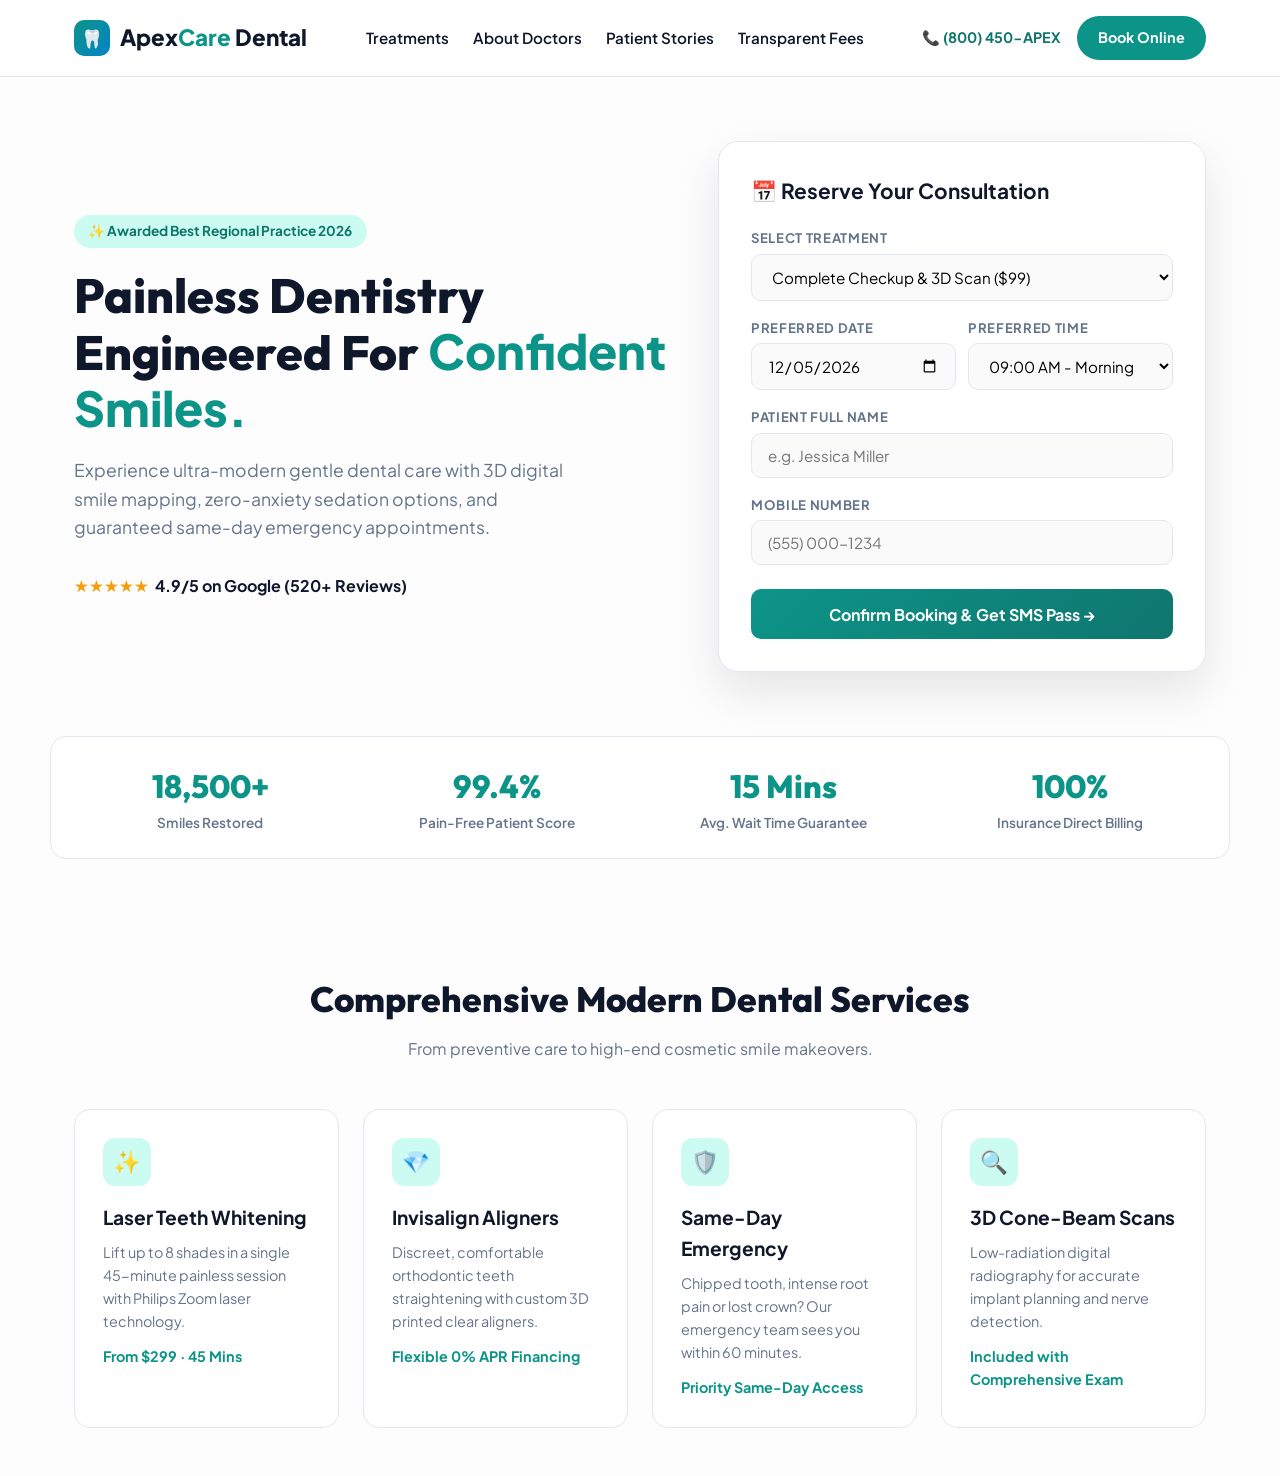
<file: demos/apexcare.html>
<!DOCTYPE html>
<html lang="en">
<head>
  <meta charset="UTF-8">
  <meta name="viewport" content="width=device-width, initial-scale=1.0">
  <title>ApexCare Dental Clinics | Modern Painless Dentistry</title>
  <link rel="preconnect" href="https://fonts.googleapis.com">
  <link rel="preconnect" href="https://fonts.gstatic.com" crossorigin>
  <link href="https://fonts.googleapis.com/css2?family=Plus+Jakarta+Sans:wght@400;500;600;700;800&family=Outfit:wght@600;700;800&display=swap" rel="stylesheet">
  <style>
    :root {
      --primary: #0d9488;
      --primary-dark: #0f766e;
      --primary-light: #ccfbf1;
      --accent: #0284c7;
      --dark: #0f172a;
      --gray-light: #f8fafc;
      --gray-border: #e2e8f0;
      --text-muted: #64748b;
      --radius: 12px;
      --shadow: 0 10px 30px rgba(15, 23, 42, 0.08);
    }
    * { box-sizing: border-box; margin: 0; padding: 0; font-family: 'Plus Jakarta Sans', sans-serif; }
    body { background: #fdfdfd; color: var(--dark); line-height: 1.6; }
    
    /* Header */
    header { background: #ffffff; border-bottom: 1px solid var(--gray-border); position: sticky; top: 0; z-index: 100; }
    .nav-wrap { max-width: 1180px; margin: 0 auto; padding: 1rem 1.5rem; display: flex; align-items: center; justify-content: space-between; }
    .logo { display: flex; align-items: center; gap: 0.6rem; font-family: 'Outfit', sans-serif; font-size: 1.4rem; font-weight: 800; color: var(--dark); text-decoration: none; }
    .logo-icon { width: 36px; height: 36px; background: linear-gradient(135deg, var(--primary), var(--accent)); border-radius: 10px; display: flex; align-items: center; justify-content: center; color: white; font-size: 1.1rem; }
    .logo span { color: var(--primary); }
    .nav-links { display: flex; gap: 1.5rem; list-style: none; }
    .nav-links a { text-decoration: none; color: var(--dark); font-weight: 600; font-size: 0.95rem; transition: color 0.2s; }
    .nav-links a:hover { color: var(--primary); }
    .nav-cta { display: flex; align-items: center; gap: 1rem; }
    .phone-badge { font-weight: 700; color: var(--primary-dark); font-size: 0.9rem; text-decoration: none; display: flex; align-items: center; gap: 0.3rem; }
    .btn-book { background: var(--primary); color: white; border: none; padding: 0.65rem 1.3rem; border-radius: 9999px; font-weight: 700; font-size: 0.9rem; cursor: pointer; transition: all 0.2s; text-decoration: none; }
    .btn-book:hover { background: var(--primary-dark); transform: translateY(-1px); box-shadow: 0 4px 14px rgba(13, 148, 136, 0.3); }

    /* Hero */
    .hero { max-width: 1180px; margin: 0 auto; padding: 4rem 1.5rem 3rem; display: grid; grid-template-columns: 1.1fr 0.9fr; gap: 3rem; align-items: center; }
    .pill { display: inline-flex; align-items: center; gap: 0.5rem; background: var(--primary-light); color: var(--primary-dark); padding: 0.35rem 0.9rem; border-radius: 9999px; font-size: 0.85rem; font-weight: 700; margin-bottom: 1.25rem; }
    .hero h1 { font-family: 'Outfit', sans-serif; font-size: 3rem; font-weight: 800; line-height: 1.15; margin-bottom: 1.2rem; color: var(--dark); }
    .hero h1 span { color: var(--primary); }
    .hero p { color: var(--text-muted); font-size: 1.1rem; margin-bottom: 2rem; max-width: 520px; }
    
    /* Booking Card */
    .booking-card { background: white; border-radius: 20px; padding: 2rem; box-shadow: 0 20px 45px rgba(15, 23, 42, 0.1); border: 1px solid var(--gray-border); position: relative; }
    .booking-card h3 { font-size: 1.3rem; font-weight: 700; margin-bottom: 1.25rem; display: flex; align-items: center; gap: 0.5rem; }
    .form-row { margin-bottom: 1rem; }
    .form-row label { display: block; font-size: 0.82rem; font-weight: 700; color: var(--text-muted); margin-bottom: 0.35rem; text-transform: uppercase; letter-spacing: 0.05em; }
    .form-control { width: 100%; padding: 0.75rem 1rem; border: 1px solid var(--gray-border); border-radius: 10px; font-size: 0.95rem; background: #fafafa; transition: border-color 0.2s; }
    .form-control:focus { outline: none; border-color: var(--primary); background: white; }
    .btn-submit-booking { width: 100%; background: linear-gradient(135deg, var(--primary), var(--primary-dark)); color: white; border: none; padding: 0.9rem; border-radius: 10px; font-weight: 700; font-size: 1rem; cursor: pointer; margin-top: 0.5rem; transition: transform 0.2s, box-shadow 0.2s; }
    .btn-submit-booking:hover { transform: translateY(-2px); box-shadow: 0 8px 20px rgba(13, 148, 136, 0.35); }

    /* Trust Stats */
    .stats-bar { max-width: 1180px; margin: 1rem auto 4rem; padding: 1.5rem; background: white; border-radius: 16px; border: 1px solid var(--gray-border); display: grid; grid-template-columns: repeat(4, 1fr); gap: 1rem; text-align: center; }
    .stat-val { font-size: 2rem; font-weight: 800; font-family: 'Outfit', sans-serif; color: var(--primary); }
    .stat-lbl { font-size: 0.85rem; color: var(--text-muted); font-weight: 600; }

    /* Services */
    .section { max-width: 1180px; margin: 0 auto; padding: 3rem 1.5rem; }
    .sec-header { text-align: center; margin-bottom: 3rem; }
    .sec-header h2 { font-size: 2.2rem; font-family: 'Outfit', sans-serif; font-weight: 800; margin-bottom: 0.5rem; }
    .service-grid { display: grid; grid-template-columns: repeat(auto-fit, minmax(260px, 1fr)); gap: 1.5rem; }
    .svc-card { background: white; border: 1px solid var(--gray-border); padding: 1.75rem; border-radius: 16px; transition: transform 0.2s, box-shadow 0.2s; }
    .svc-card:hover { transform: translateY(-5px); box-shadow: var(--shadow); border-color: var(--primary-light); }
    .svc-icon { width: 48px; height: 48px; border-radius: 12px; background: var(--primary-light); color: var(--primary); display: flex; align-items: center; justify-content: center; font-size: 1.4rem; margin-bottom: 1rem; }
    .svc-title { font-size: 1.2rem; font-weight: 700; margin-bottom: 0.5rem; }
    .svc-price { font-size: 0.9rem; font-weight: 700; color: var(--primary); margin-top: 0.75rem; }

    /* Toast */
    .toast { position: fixed; bottom: 2rem; right: 2rem; background: #0f172a; color: white; padding: 1rem 1.5rem; border-radius: 12px; box-shadow: 0 10px 30px rgba(0,0,0,0.25); display: none; align-items: center; gap: 0.75rem; z-index: 1000; animation: slideIn 0.3s forwards; }
    @keyframes slideIn { from { transform: translateY(20px); opacity: 0; } to { transform: translateY(0); opacity: 1; } }

    /* Responsive */
    @media (max-width: 768px) {
      .hero { grid-template-columns: 1fr; padding-top: 2rem; }
      .nav-links { display: none; }
      .stats-bar { grid-template-columns: repeat(2, 1fr); gap: 1.5rem; }
    }
  </style>
</head>
<body>

  <header>
    <div class="nav-wrap">
      <a href="#" class="logo">
        <div class="logo-icon">🦷</div>
        <div>Apex<span>Care</span> Dental</div>
      </a>
      <ul class="nav-links">
        <li><a href="#services">Treatments</a></li>
        <li><a href="#about">About Doctors</a></li>
        <li><a href="#reviews">Patient Stories</a></li>
        <li><a href="#pricing">Transparent Fees</a></li>
      </ul>
      <div class="nav-cta">
        <a href="tel:18004502739" class="phone-badge">📞 (800) 450-APEX</a>
        <a href="#book" class="btn-book">Book Online</a>
      </div>
    </div>
  </header>

  <section class="hero">
    <div>
      <div class="pill">✨ Awarded Best Regional Practice 2026</div>
      <h1>Painless Dentistry Engineered For <span>Confident Smiles.</span></h1>
      <p>Experience ultra-modern gentle dental care with 3D digital smile mapping, zero-anxiety sedation options, and guaranteed same-day emergency appointments.</p>
      
      <div style="display: flex; gap: 1.5rem; align-items: center;">
        <div style="display: flex; align-items: center; gap: 0.4rem; font-weight: 700;">
          <span style="color: #f59e0b;">★★★★★</span>
          <span>4.9/5 on Google (520+ Reviews)</span>
        </div>
      </div>
    </div>

    <!-- Interactive Appointment Widget -->
    <div class="booking-card" id="book">
      <h3>📅 Reserve Your Consultation</h3>
      <form id="clinic-booking-form">
        <div class="form-row">
          <label>Select Treatment</label>
          <select class="form-control" id="treatment-select" required>
            <option value="Complete Checkup & Digital 3D Scan ($99)">Complete Checkup & 3D Scan ($99)</option>
            <option value="Laser Teeth Whitening ($299)">Laser Teeth Whitening ($299)</option>
            <option value="Invisalign Clear Aligners Consultation (Free)">Invisalign Consultation (Free)</option>
            <option value="Emergency Tooth Pain Relief (Same-Day)">Emergency Pain Relief (Same-Day)</option>
            <option value="Porcelain Veneers Consultation">Porcelain Veneers Consultation</option>
          </select>
        </div>

        <div style="display: grid; grid-template-columns: 1fr 1fr; gap: 0.75rem;">
          <div class="form-row">
            <label>Preferred Date</label>
            <input type="date" class="form-control" id="book-date" required>
          </div>
          <div class="form-row">
            <label>Preferred Time</label>
            <select class="form-control" id="book-time">
              <option>09:00 AM - Morning</option>
              <option>11:30 AM - Morning</option>
              <option>02:00 PM - Afternoon</option>
              <option>04:30 PM - Evening</option>
            </select>
          </div>
        </div>

        <div class="form-row">
          <label>Patient Full Name</label>
          <input type="text" class="form-control" placeholder="e.g. Jessica Miller" id="patient-name" required>
        </div>

        <div class="form-row">
          <label>Mobile Number</label>
          <input type="tel" class="form-control" placeholder="(555) 000-1234" id="patient-phone" required>
        </div>

        <button type="submit" class="btn-submit-booking">Confirm Booking & Get SMS Pass →</button>
      </form>
    </div>
  </section>

  <!-- Statistics -->
  <div class="stats-bar">
    <div>
      <div class="stat-val">18,500+</div>
      <div class="stat-lbl">Smiles Restored</div>
    </div>
    <div>
      <div class="stat-val">99.4%</div>
      <div class="stat-lbl">Pain-Free Patient Score</div>
    </div>
    <div>
      <div class="stat-val">15 Mins</div>
      <div class="stat-lbl">Avg. Wait Time Guarantee</div>
    </div>
    <div>
      <div class="stat-val">100%</div>
      <div class="stat-lbl">Insurance Direct Billing</div>
    </div>
  </div>

  <!-- Services Grid -->
  <section class="section" id="services">
    <div class="sec-header">
      <h2>Comprehensive Modern Dental Services</h2>
      <p style="color: var(--text-muted);">From preventive care to high-end cosmetic smile makeovers.</p>
    </div>

    <div class="service-grid">
      <div class="svc-card">
        <div class="svc-icon">✨</div>
        <div class="svc-title">Laser Teeth Whitening</div>
        <p style="color: var(--text-muted); font-size: 0.9rem;">Lift up to 8 shades in a single 45-minute painless session with Philips Zoom laser technology.</p>
        <div class="svc-price">From $299 · 45 Mins</div>
      </div>
      <div class="svc-card">
        <div class="svc-icon">💎</div>
        <div class="svc-title">Invisalign Aligners</div>
        <p style="color: var(--text-muted); font-size: 0.9rem;">Discreet, comfortable orthodontic teeth straightening with custom 3D printed clear aligners.</p>
        <div class="svc-price">Flexible 0% APR Financing</div>
      </div>
      <div class="svc-card">
        <div class="svc-icon">🛡️</div>
        <div class="svc-title">Same-Day Emergency</div>
        <p style="color: var(--text-muted); font-size: 0.9rem;">Chipped tooth, intense root pain or lost crown? Our emergency team sees you within 60 minutes.</p>
        <div class="svc-price">Priority Same-Day Access</div>
      </div>
      <div class="svc-card">
        <div class="svc-icon">🔍</div>
        <div class="svc-title">3D Cone-Beam Scans</div>
        <p style="color: var(--text-muted); font-size: 0.9rem;">Low-radiation digital radiography for accurate implant planning and nerve detection.</p>
        <div class="svc-price">Included with Comprehensive Exam</div>
      </div>
    </div>
  </section>

  <!-- Toast Notification -->
  <div class="toast" id="clinic-toast">
    <span style="font-size: 1.5rem;">🎉</span>
    <div>
      <strong id="toast-title">Appointment Confirmed!</strong>
      <div style="font-size: 0.85rem; color: #94a3b8;" id="toast-desc">Confirmation SMS sent with calendar invite.</div>
    </div>
  </div>

  <script>
    // Set tomorrow as default booking date
    const dateInput = document.getElementById('book-date');
    const tomorrow = new Date();
    tomorrow.setDate(tomorrow.getDate() + 1);
    dateInput.value = tomorrow.toISOString().split('T')[0];
    dateInput.min = tomorrow.toISOString().split('T')[0];

    // Interactive booking submission
    document.getElementById('clinic-booking-form').addEventListener('submit', (e) => {
      e.preventDefault();
      const patient = document.getElementById('patient-name').value;
      const treatment = document.getElementById('treatment-select').value;
      const date = document.getElementById('book-date').value;
      const time = document.getElementById('book-time').value;

      const toast = document.getElementById('clinic-toast');
      document.getElementById('toast-title').textContent = `Appointment Confirmed for ${patient}!`;
      document.getElementById('toast-desc').textContent = `${treatment} on ${date} at ${time}. SMS details sent.`;
      
      toast.style.display = 'flex';
      setTimeout(() => { toast.style.display = 'none'; }, 4500);
      e.target.reset();
      dateInput.value = tomorrow.toISOString().split('T')[0];
    });
  </script>
</body>
</html>
</file>
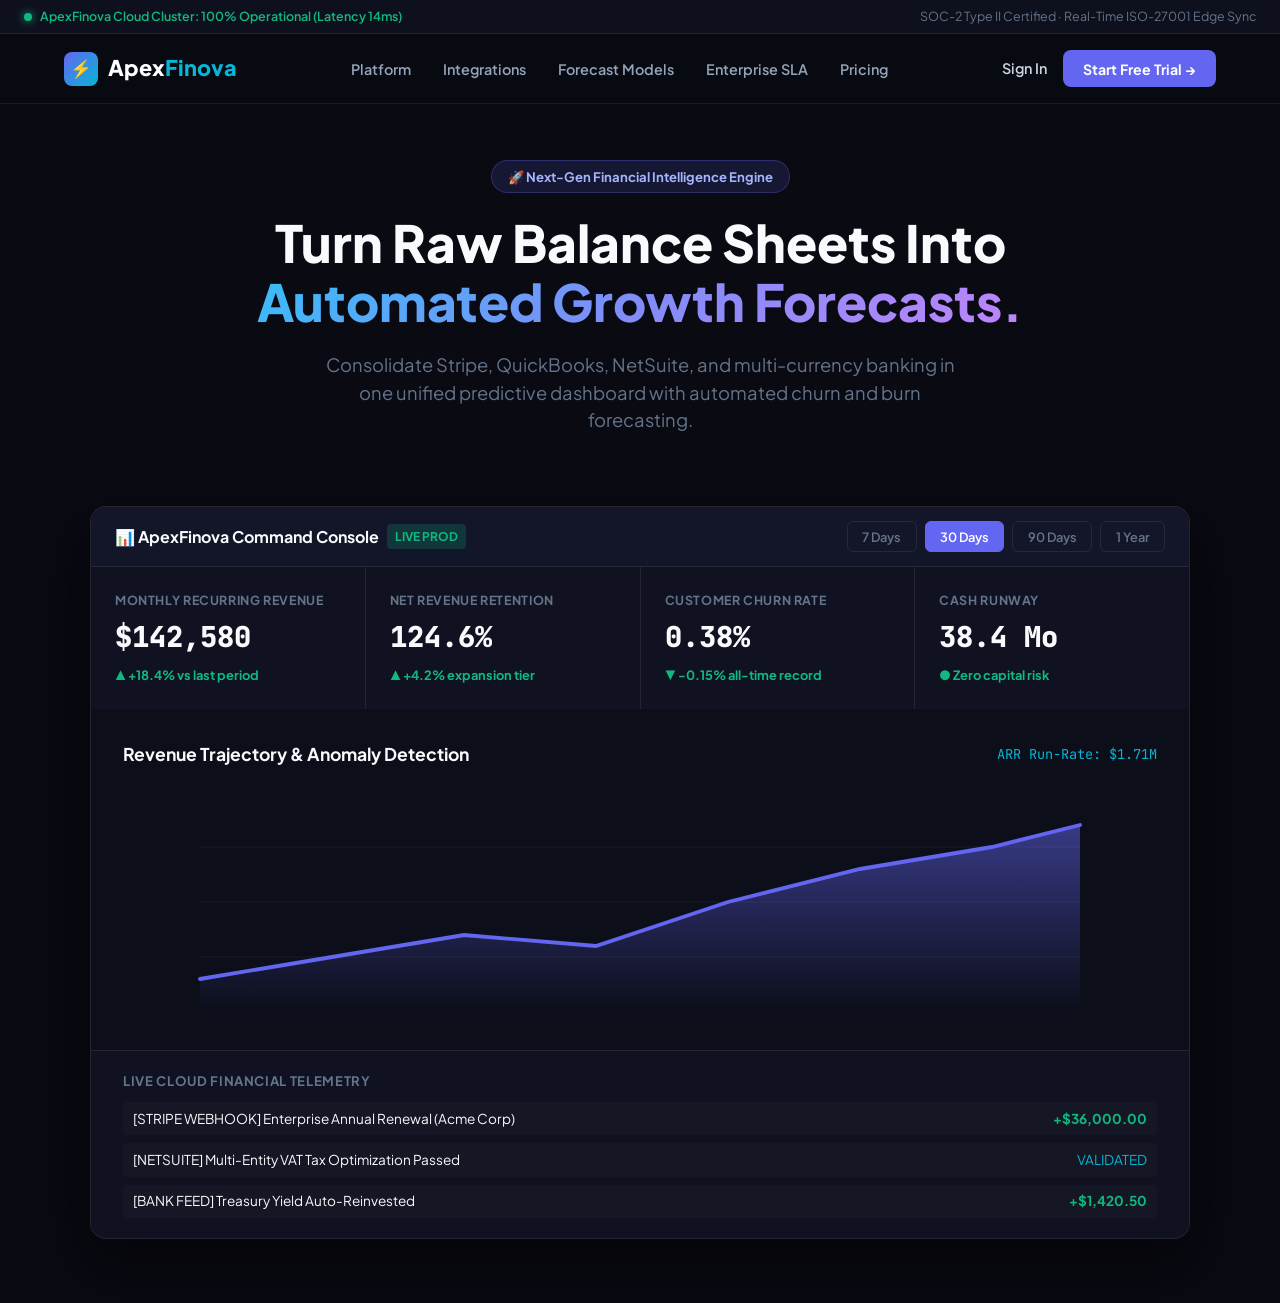
<file: demos/apexfinova.html>
<!DOCTYPE html>
<html lang="en">
<head>
  <meta charset="UTF-8">
  <meta name="viewport" content="width=device-width, initial-scale=1.0">
  <title>ApexFinova Analytics | Enterprise Cloud Financial Intelligence</title>
  <link rel="preconnect" href="https://fonts.googleapis.com">
  <link rel="preconnect" href="https://fonts.gstatic.com" crossorigin>
  <link href="https://fonts.googleapis.com/css2?family=Plus+Jakarta+Sans:wght@400;500;600;700;800&family=JetBrains+Mono:wght@500;700&display=swap" rel="stylesheet">
  <style>
    :root {
      --bg: #090a12;
      --bg-card: #101221;
      --bg-card-hover: #171a30;
      --primary: #6366f1;
      --primary-glow: rgba(99, 102, 241, 0.4);
      --cyan: #06b6d4;
      --emerald: #10b981;
      --rose: #f43f5e;
      --text: #f8fafc;
      --text-muted: #64748b;
      --border: rgba(255, 255, 255, 0.08);
      --font-mono: 'JetBrains Mono', monospace;
    }
    * { box-sizing: border-box; margin: 0; padding: 0; font-family: 'Plus Jakarta Sans', sans-serif; }
    body { background: var(--bg); color: var(--text); line-height: 1.5; }

    /* Top Ticker */
    .status-bar { background: #0e101d; border-bottom: 1px solid var(--border); padding: 0.45rem 1.5rem; display: flex; justify-content: space-between; font-size: 0.78rem; color: var(--text-muted); }
    .status-indicator { display: inline-flex; align-items: center; gap: 0.5rem; color: var(--emerald); font-weight: 600; }
    .status-dot { width: 8px; height: 8px; border-radius: 50%; background: var(--emerald); box-shadow: 0 0 10px var(--emerald); animation: pulse 2s infinite; }
    @keyframes pulse { 0%, 100% { opacity: 1; } 50% { opacity: 0.4; } }

    /* Header */
    header { background: rgba(9, 10, 18, 0.9); backdrop-filter: blur(12px); border-bottom: 1px solid var(--border); position: sticky; top: 0; z-index: 100; }
    .nav-wrap { max-width: 1200px; margin: 0 auto; padding: 1rem 1.5rem; display: flex; align-items: center; justify-content: space-between; }
    .logo { display: flex; align-items: center; gap: 0.6rem; font-size: 1.35rem; font-weight: 800; color: white; text-decoration: none; }
    .logo-badge { width: 34px; height: 34px; border-radius: 8px; background: linear-gradient(135deg, var(--primary), var(--cyan)); display: flex; align-items: center; justify-content: center; font-size: 1.1rem; }
    .logo span { color: var(--cyan); }
    .nav-links { display: flex; gap: 2rem; list-style: none; }
    .nav-links a { color: #94a3b8; text-decoration: none; font-size: 0.9rem; font-weight: 600; transition: color 0.2s; }
    .nav-links a:hover { color: white; }
    .nav-actions { display: flex; gap: 1rem; align-items: center; }
    .btn-login { color: #cbd5e1; text-decoration: none; font-size: 0.9rem; font-weight: 600; }
    .btn-trial { background: var(--primary); color: white; border: none; padding: 0.6rem 1.25rem; border-radius: 8px; font-weight: 700; font-size: 0.88rem; cursor: pointer; transition: all 0.2s; }
    .btn-trial:hover { background: #4f46e5; box-shadow: 0 0 20px var(--primary-glow); }

    /* Hero */
    .hero { max-width: 1200px; margin: 0 auto; padding: 3.5rem 1.5rem 2rem; text-align: center; }
    .hero-pill { display: inline-flex; align-items: center; gap: 0.5rem; background: rgba(99, 102, 241, 0.15); border: 1px solid rgba(99, 102, 241, 0.3); color: #a5b4fc; padding: 0.35rem 1rem; border-radius: 9999px; font-size: 0.82rem; font-weight: 700; margin-bottom: 1.25rem; }
    .hero h1 { font-size: 3.2rem; font-weight: 800; line-height: 1.15; margin-bottom: 1.25rem; }
    .hero h1 span { background: linear-gradient(135deg, #38bdf8, #818cf8, #c084fc); -webkit-background-clip: text; -webkit-text-fill-color: transparent; }
    .hero p { color: var(--text-muted); font-size: 1.15rem; max-width: 650px; margin: 0 auto 2.5rem; }

    /* Interactive Live Dashboard Stage */
    .dash-frame { max-width: 1100px; margin: 0 auto 4rem; background: var(--bg-card); border: 1px solid var(--border); border-radius: 16px; box-shadow: 0 25px 60px rgba(0,0,0,0.5); overflow: hidden; }
    .dash-header { background: #131628; padding: 0.9rem 1.5rem; border-bottom: 1px solid var(--border); display: flex; justify-content: space-between; align-items: center; }
    .dash-tabs { display: flex; gap: 0.5rem; }
    .dash-tab { background: transparent; border: 1px solid var(--border); color: var(--text-muted); padding: 0.4rem 0.9rem; border-radius: 6px; font-size: 0.8rem; font-weight: 600; cursor: pointer; transition: all 0.2s; }
    .dash-tab.active { background: var(--primary); color: white; border-color: var(--primary); }

    /* KPIs */
    .kpi-grid { display: grid; grid-template-columns: repeat(4, 1fr); gap: 1px; background: var(--border); }
    .kpi-cell { background: var(--bg-card); padding: 1.5rem; }
    .kpi-label { font-size: 0.78rem; font-weight: 700; color: var(--text-muted); text-transform: uppercase; letter-spacing: 0.05em; margin-bottom: 0.4rem; }
    .kpi-value { font-size: 1.8rem; font-weight: 800; font-family: var(--font-mono); margin-bottom: 0.4rem; }
    .kpi-growth { font-size: 0.8rem; font-weight: 700; display: flex; align-items: center; gap: 0.3rem; }
    .kpi-growth.up { color: var(--emerald); }
    .kpi-growth.down { color: var(--rose); }

    /* Chart Canvas Area */
    .chart-container { padding: 2rem; background: #0c0e1a; position: relative; }
    .chart-header { display: flex; justify-content: space-between; align-items: center; margin-bottom: 1.5rem; }
    .chart-title { font-size: 1.1rem; font-weight: 700; }
    .chart-svg { width: 100%; height: 220px; overflow: visible; }

    /* Feed */
    .feed-container { border-top: 1px solid var(--border); padding: 1.25rem 2rem; background: var(--bg-card); }
    .feed-title { font-size: 0.82rem; font-weight: 700; text-transform: uppercase; color: var(--text-muted); letter-spacing: 0.05em; margin-bottom: 0.75rem; }
    .feed-items { display: flex; flex-direction: column; gap: 0.5rem; }
    .feed-row { display: flex; justify-content: space-between; font-size: 0.85rem; font-family: var(--font-mono); padding: 0.4rem 0.6rem; background: rgba(255,255,255,0.02); border-radius: 4px; }
    .feed-amount { color: var(--emerald); font-weight: 700; }

    @media (max-width: 768px) {
      .status-bar { flex-direction: column; gap: 0.25rem; font-size: 0.72rem; text-align: center; }
      .status-indicator { justify-content: center; }
      .hero h1 { font-size: 2.2rem; }
      .kpi-grid { grid-template-columns: repeat(2, 1fr); }
      .nav-links { display: none; }
    }
  </style>
</head>
<body>

  <div class="status-bar">
    <div class="status-indicator">
      <span class="status-dot"></span>
      <span>ApexFinova Cloud Cluster: 100% Operational (Latency 14ms)</span>
    </div>
    <div>SOC-2 Type II Certified · Real-Time ISO-27001 Edge Sync</div>
  </div>

  <header>
    <div class="nav-wrap">
      <a href="#" class="logo">
        <div class="logo-badge">⚡</div>
        <div>Apex<span>Finova</span></div>
      </a>
      <ul class="nav-links">
        <li><a href="#">Platform</a></li>
        <li><a href="#">Integrations</a></li>
        <li><a href="#">Forecast Models</a></li>
        <li><a href="#">Enterprise SLA</a></li>
        <li><a href="#">Pricing</a></li>
      </ul>
      <div class="nav-actions">
        <a href="#" class="btn-login">Sign In</a>
        <button class="btn-trial" id="trial-btn">Start Free Trial →</button>
      </div>
    </div>
  </header>

  <section class="hero">
    <div class="hero-pill">🚀 Next-Gen Financial Intelligence Engine</div>
    <h1>Turn Raw Balance Sheets Into<br><span>Automated Growth Forecasts.</span></h1>
    <p>Consolidate Stripe, QuickBooks, NetSuite, and multi-currency banking in one unified predictive dashboard with automated churn and burn forecasting.</p>
  </section>

  <!-- Live Interactive Dashboard -->
  <div class="dash-frame">
    <div class="dash-header">
      <div style="font-weight: 700; display: flex; align-items: center; gap: 0.5rem;">
        <span>📊 ApexFinova Command Console</span>
        <span style="font-size: 0.75rem; background: rgba(16, 185, 129, 0.2); color: var(--emerald); padding: 0.2rem 0.5rem; border-radius: 4px;">LIVE PROD</span>
      </div>
      <div class="dash-tabs">
        <button class="dash-tab" data-range="7d">7 Days</button>
        <button class="dash-tab active" data-range="30d">30 Days</button>
        <button class="dash-tab" data-range="90d">90 Days</button>
        <button class="dash-tab" data-range="1y">1 Year</button>
      </div>
    </div>

    <!-- KPIs -->
    <div class="kpi-grid">
      <div class="kpi-cell">
        <div class="kpi-label">Monthly Recurring Revenue</div>
        <div class="kpi-value" id="kpi-mrr">$142,580</div>
        <div class="kpi-growth up">▲ +18.4% vs last period</div>
      </div>
      <div class="kpi-cell">
        <div class="kpi-label">Net Revenue Retention</div>
        <div class="kpi-value" id="kpi-nrr">124.6%</div>
        <div class="kpi-growth up">▲ +4.2% expansion tier</div>
      </div>
      <div class="kpi-cell">
        <div class="kpi-label">Customer Churn Rate</div>
        <div class="kpi-value" id="kpi-churn">0.38%</div>
        <div class="kpi-growth up">▼ -0.15% all-time record</div>
      </div>
      <div class="kpi-cell">
        <div class="kpi-label">Cash Runway</div>
        <div class="kpi-value" id="kpi-runway">38.4 Mo</div>
        <div class="kpi-growth up">● Zero capital risk</div>
      </div>
    </div>

    <!-- Interactive Graph -->
    <div class="chart-container">
      <div class="chart-header">
        <div class="chart-title">Revenue Trajectory & Anomaly Detection</div>
        <div style="font-size: 0.85rem; color: var(--cyan); font-family: var(--font-mono);" id="chart-stat">ARR Run-Rate: $1.71M</div>
      </div>

      <svg class="chart-svg" viewBox="0 0 800 200">
        <defs>
          <linearGradient id="chart-grad" x1="0" y1="0" x2="0" y2="1">
            <stop offset="0%" stop-color="#6366f1" stop-opacity="0.5"/>
            <stop offset="100%" stop-color="#6366f1" stop-opacity="0.0"/>
          </linearGradient>
        </defs>
        <!-- Gridlines -->
        <line x1="0" y1="50" x2="800" y2="50" stroke="rgba(255,255,255,0.05)"/>
        <line x1="0" y1="100" x2="800" y2="100" stroke="rgba(255,255,255,0.05)"/>
        <line x1="0" y1="150" x2="800" y2="150" stroke="rgba(255,255,255,0.05)"/>
        
        <!-- Area -->
        <polygon id="chart-area" points="0,170 120,150 240,130 360,140 480,100 600,70 720,50 800,30 800,200 0,200" fill="url(#chart-grad)"/>
        <!-- Line -->
        <polyline id="chart-line" points="0,170 120,150 240,130 360,140 480,100 600,70 720,50 800,30" fill="none" stroke="#6366f1" stroke-width="3.5" stroke-linecap="round"/>
      </svg>
    </div>

    <!-- Live Event Feed -->
    <div class="feed-container">
      <div class="feed-title">Live Cloud Financial Telemetry</div>
      <div class="feed-items" id="feed-items">
        <div class="feed-row">
          <span>[STRIPE WEBHOOK] Enterprise Annual Renewal (Acme Corp)</span>
          <span class="feed-amount">+$36,000.00</span>
        </div>
        <div class="feed-row">
          <span>[NETSUITE] Multi-Entity VAT Tax Optimization Passed</span>
          <span style="color: var(--cyan);">VALIDATED</span>
        </div>
        <div class="feed-row">
          <span>[BANK FEED] Treasury Yield Auto-Reinvested</span>
          <span class="feed-amount">+$1,420.50</span>
        </div>
      </div>
    </div>
  </div>

  <script>
    const dataRanges = {
      '7d': { mrr: '$139,200', nrr: '122.1%', churn: '0.41%', runway: '37.8 Mo', stat: '7-Day ARR Velocity: +$14.2K', points: '0,180 120,165 240,155 360,150 480,130 600,110 720,95 800,80' },
      '30d': { mrr: '$142,580', nrr: '124.6%', churn: '0.38%', runway: '38.4 Mo', stat: '30-Day Run-Rate: $1.71M', points: '0,170 120,150 240,130 360,140 480,100 600,70 720,50 800,30' },
      '90d': { mrr: '$158,900', nrr: '128.0%', churn: '0.32%', runway: '41.2 Mo', stat: 'Quarterly Growth: +38.5%', points: '0,190 120,160 240,140 360,110 480,85 600,60 720,35 800,15' },
      '1y': { mrr: '$210,400', nrr: '136.2%', churn: '0.24%', runway: '52.0 Mo', stat: 'Annual Forecast: $2.52M ARR', points: '0,195 120,170 240,135 360,95 480,65 600,40 720,20 800,10' }
    };

    const tabs = document.querySelectorAll('.dash-tab');
    const chartLine = document.getElementById('chart-line');
    const chartArea = document.getElementById('chart-area');
    const kpiMrr = document.getElementById('kpi-mrr');
    const kpiNrr = document.getElementById('kpi-nrr');
    const kpiChurn = document.getElementById('kpi-churn');
    const kpiRunway = document.getElementById('kpi-runway');
    const chartStat = document.getElementById('chart-stat');

    tabs.forEach(tab => {
      tab.addEventListener('click', () => {
        tabs.forEach(t => t.classList.remove('active'));
        tab.classList.add('active');
        const range = tab.getAttribute('data-range');
        const d = dataRanges[range];

        kpiMrr.textContent = d.mrr;
        kpiNrr.textContent = d.nrr;
        kpiChurn.textContent = d.churn;
        kpiRunway.textContent = d.runway;
        chartStat.textContent = d.stat;

        chartLine.setAttribute('points', d.points);
        chartArea.setAttribute('points', `${d.points} 800,200 0,200`);
      });
    });

    document.getElementById('trial-btn').addEventListener('click', () => {
      alert('⚡ ApexFinova Demo Sandbox Trial: Access Granted! Connecting demo cluster with mock Stripe data...');
    });
  </script>
</body>
</html>
</file>
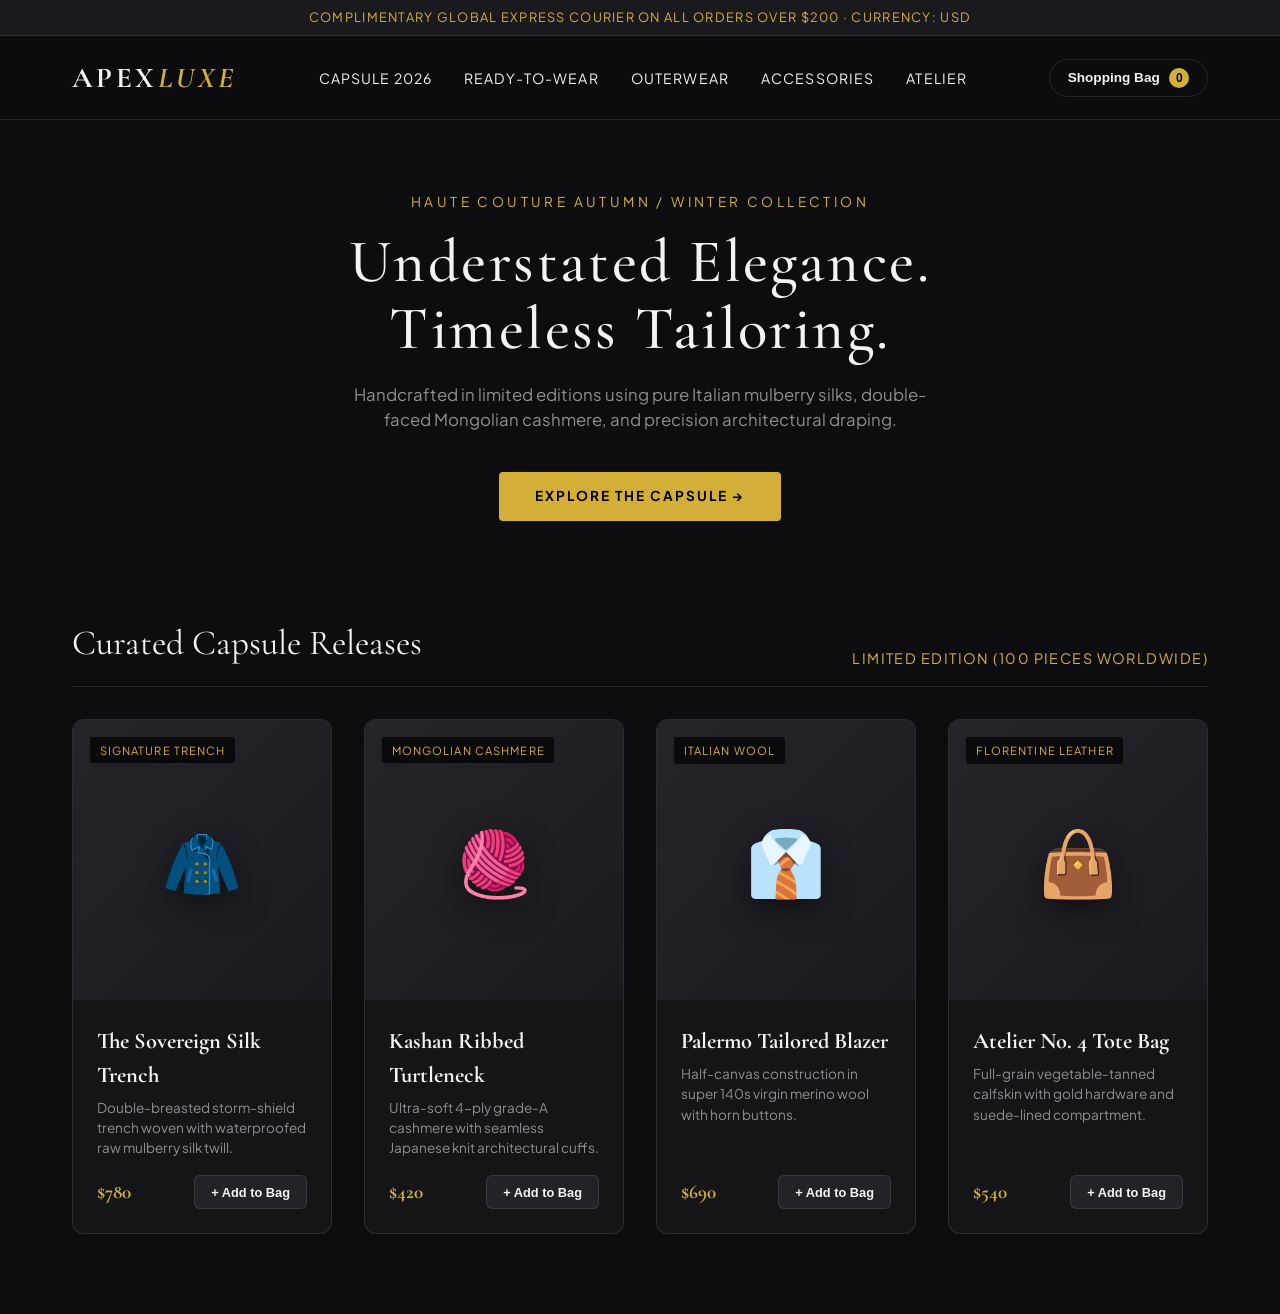
<file: demos/apexluxe.html>
<!DOCTYPE html>
<html lang="en">
<head>
  <meta charset="UTF-8">
  <meta name="viewport" content="width=device-width, initial-scale=1.0">
  <title>ApexLuxe Apparel | Luxury Haute Couture & Ready-to-Wear</title>
  <link rel="preconnect" href="https://fonts.googleapis.com">
  <link rel="preconnect" href="https://fonts.gstatic.com" crossorigin>
  <link href="https://fonts.googleapis.com/css2?family=Cormorant+Garamond:ital,wght@0,500;0,600;0,700;1,400&family=Plus+Jakarta+Sans:wght@400;500;600;700&display=swap" rel="stylesheet">
  <style>
    :root {
      --bg: #0d0d0f;
      --bg-card: #151518;
      --gold: #d4af37;
      --gold-light: #f5e6a8;
      --text: #f3f3f5;
      --text-muted: #8e8e93;
      --border: rgba(255, 255, 255, 0.1);
      --font-serif: 'Cormorant Garamond', Georgia, serif;
      --font-sans: 'Plus Jakarta Sans', sans-serif;
    }
    * { box-sizing: border-box; margin: 0; padding: 0; }
    body { background: var(--bg); color: var(--text); font-family: var(--font-sans); line-height: 1.5; overflow-x: hidden; }

    /* Announcement */
    .top-bar { background: #1a1a1e; border-bottom: 1px solid var(--border); padding: 0.5rem 1.5rem; text-align: center; font-size: 0.8rem; letter-spacing: 0.1em; text-transform: uppercase; color: var(--gold); }

    /* Header */
    header { border-bottom: 1px solid var(--border); position: sticky; top: 0; background: rgba(13, 13, 15, 0.95); backdrop-filter: blur(12px); z-index: 50; }
    .nav-wrap { max-width: 1200px; margin: 0 auto; padding: 1.25rem 2rem; display: flex; align-items: center; justify-content: space-between; }
    .logo { font-family: var(--font-serif); font-size: 1.8rem; font-weight: 700; letter-spacing: 0.12em; color: var(--text); text-decoration: none; text-transform: uppercase; }
    .logo span { color: var(--gold); font-style: italic; }
    .nav-links { display: flex; gap: 2rem; list-style: none; }
    .nav-links a { color: var(--text); text-decoration: none; font-size: 0.88rem; letter-spacing: 0.08em; text-transform: uppercase; transition: color 0.2s; }
    .nav-links a:hover { color: var(--gold); }
    .cart-btn { background: transparent; border: 1px solid var(--border); color: var(--text); padding: 0.5rem 1.1rem; border-radius: 9999px; cursor: pointer; display: flex; align-items: center; gap: 0.6rem; font-size: 0.85rem; font-weight: 600; transition: all 0.2s; }
    .cart-btn:hover { border-color: var(--gold); color: var(--gold); }
    .cart-badge { background: var(--gold); color: #000; border-radius: 50%; width: 20px; height: 20px; display: inline-flex; align-items: center; justify-content: center; font-size: 0.75rem; font-weight: 800; }

    /* Hero */
    .hero { max-width: 1200px; margin: 0 auto; padding: 4.5rem 2rem 3rem; text-align: center; }
    .hero-sub { font-size: 0.85rem; text-transform: uppercase; letter-spacing: 0.25em; color: var(--gold); margin-bottom: 1rem; }
    .hero h1 { font-family: var(--font-serif); font-size: 3.8rem; font-weight: 500; letter-spacing: 0.04em; line-height: 1.1; margin-bottom: 1.2rem; }
    .hero p { color: var(--text-muted); font-size: 1.05rem; max-width: 580px; margin: 0 auto 2.5rem; }
    .btn-hero { display: inline-block; background: var(--gold); color: #000; padding: 0.9rem 2.2rem; font-weight: 700; font-size: 0.85rem; letter-spacing: 0.15em; text-transform: uppercase; text-decoration: none; border-radius: 4px; transition: all 0.2s; }
    .btn-hero:hover { background: var(--gold-light); transform: translateY(-2px); box-shadow: 0 8px 25px rgba(212, 175, 55, 0.25); }

    /* Products Grid */
    .section { max-width: 1200px; margin: 0 auto; padding: 3rem 2rem 5rem; }
    .section-title { font-family: var(--font-serif); font-size: 2.2rem; margin-bottom: 2rem; display: flex; justify-content: space-between; align-items: flex-end; border-bottom: 1px solid var(--border); padding-bottom: 1rem; }
    .prod-grid { display: grid; grid-template-columns: repeat(auto-fill, minmax(260px, 1fr)); gap: 2rem; }
    .prod-card { background: var(--bg-card); border: 1px solid var(--border); border-radius: 12px; overflow: hidden; transition: transform 0.25s, border-color 0.25s; display: flex; flex-direction: column; }
    .prod-card:hover { transform: translateY(-6px); border-color: rgba(212, 175, 55, 0.4); }
    .prod-visual { height: 280px; background: linear-gradient(135deg, #24242a, #1a1a20); display: flex; flex-direction: column; align-items: center; justify-content: center; position: relative; padding: 1.5rem; }
    .prod-visual-icon { font-size: 4rem; filter: drop-shadow(0 10px 15px rgba(0,0,0,0.5)); transition: transform 0.3s; }
    .prod-card:hover .prod-visual-icon { transform: scale(1.1); }
    .prod-tag { position: absolute; top: 1rem; left: 1rem; background: rgba(0,0,0,0.7); backdrop-filter: blur(4px); border: 1px solid var(--border); font-size: 0.7rem; letter-spacing: 0.1em; text-transform: uppercase; padding: 0.3rem 0.6rem; border-radius: 4px; color: var(--gold); }
    .prod-body { padding: 1.5rem; display: flex; flex-direction: column; flex-grow: 1; }
    .prod-title { font-family: var(--font-serif); font-size: 1.4rem; margin-bottom: 0.4rem; }
    .prod-desc { font-size: 0.85rem; color: var(--text-muted); margin-bottom: 1rem; }
    .prod-footer { margin-top: auto; display: flex; align-items: center; justify-content: space-between; }
    .prod-price { font-size: 1.2rem; font-weight: 700; color: var(--gold); font-family: var(--font-serif); }
    .btn-add { background: #222228; border: 1px solid var(--border); color: var(--text); padding: 0.55rem 1rem; border-radius: 6px; font-size: 0.8rem; font-weight: 600; cursor: pointer; transition: all 0.2s; }
    .btn-add:hover { background: var(--gold); color: #000; border-color: var(--gold); }

    /* Slide-out Cart Drawer */
    .cart-drawer-backdrop { position: fixed; inset: 0; background: rgba(0,0,0,0.6); backdrop-filter: blur(6px); z-index: 200; display: none; }
    .cart-drawer-backdrop.open { display: block; }
    .cart-drawer { position: fixed; top: 0; right: 0; width: 380px; max-width: 90vw; height: 100%; background: #121216; border-left: 1px solid var(--border); z-index: 201; transform: translateX(100%); transition: transform 0.3s cubic-bezier(0.16, 1, 0.3, 1); display: flex; flex-direction: column; padding: 1.75rem; }
    .cart-drawer.open { transform: translateX(0); }
    .cart-header { display: flex; align-items: center; justify-content: space-between; border-bottom: 1px solid var(--border); padding-bottom: 1rem; margin-bottom: 1.5rem; }
    .cart-header h3 { font-family: var(--font-serif); font-size: 1.5rem; }
    .btn-close-cart { background: transparent; border: none; color: var(--text-muted); font-size: 1.5rem; cursor: pointer; }
    .cart-items { flex-grow: 1; overflow-y: auto; display: flex; flex-direction: column; gap: 1rem; }
    .cart-item { display: flex; gap: 1rem; align-items: center; background: #18181e; padding: 0.9rem; border-radius: 8px; border: 1px solid var(--border); }
    .cart-item-emoji { font-size: 2rem; background: #22222a; border-radius: 6px; padding: 0.4rem; }
    .cart-item-info { flex-grow: 1; }
    .cart-item-title { font-size: 0.95rem; font-weight: 600; }
    .cart-item-price { font-size: 0.85rem; color: var(--gold); }
    .cart-footer { border-top: 1px solid var(--border); padding-top: 1.25rem; margin-top: 1rem; }
    .cart-subtotal { display: flex; justify-content: space-between; font-size: 1.1rem; font-weight: 700; margin-bottom: 1.25rem; }
    .btn-checkout { width: 100%; background: var(--gold); color: #000; border: none; padding: 1rem; font-weight: 700; font-size: 0.9rem; letter-spacing: 0.1em; text-transform: uppercase; border-radius: 6px; cursor: pointer; transition: background 0.2s; }
    .btn-checkout:hover { background: var(--gold-light); }

    /* Toast */
    .toast-bag { position: fixed; bottom: 2rem; left: 50%; transform: translateX(-50%); background: #1a1a20; border: 1px solid var(--gold); color: var(--text); padding: 0.8rem 1.5rem; border-radius: 9999px; display: none; align-items: center; gap: 0.75rem; z-index: 300; box-shadow: 0 10px 30px rgba(0,0,0,0.5); font-size: 0.9rem; }

    @media (max-width: 768px) {
      .hero h1 { font-size: 2.6rem; }
      .nav-links { display: none; }
    }
  </style>
</head>
<body>

  <div class="top-bar">Complimentary Global Express Courier on All Orders Over $200 · Currency: USD</div>

  <header>
    <div class="nav-wrap">
      <a href="#" class="logo">Apex<span>Luxe</span></a>
      <ul class="nav-links">
        <li><a href="#">Capsule 2026</a></li>
        <li><a href="#">Ready-To-Wear</a></li>
        <li><a href="#">Outerwear</a></li>
        <li><a href="#">Accessories</a></li>
        <li><a href="#">Atelier</a></li>
      </ul>
      <button class="cart-btn" id="open-cart-btn">
        <span>Shopping Bag</span>
        <span class="cart-badge" id="cart-counter">0</span>
      </button>
    </div>
  </header>

  <section class="hero">
    <div class="hero-sub">Haute Couture Autumn / Winter Collection</div>
    <h1>Understated Elegance.<br>Timeless Tailoring.</h1>
    <p>Handcrafted in limited editions using pure Italian mulberry silks, double-faced Mongolian cashmere, and precision architectural draping.</p>
    <a href="#collection" class="btn-hero">Explore The Capsule →</a>
  </section>

  <section class="section" id="collection">
    <div class="section-title">
      <span>Curated Capsule Releases</span>
      <span style="font-size: 0.9rem; color: var(--gold); text-transform: uppercase; letter-spacing: 0.1em; font-family: var(--font-sans);">Limited Edition (100 Pieces Worldwide)</span>
    </div>

    <div class="prod-grid">
      <!-- Product 1 -->
      <div class="prod-card">
        <div class="prod-visual">
          <span class="prod-tag">Signature Trench</span>
          <div class="prod-visual-icon">🧥</div>
        </div>
        <div class="prod-body">
          <h3 class="prod-title">The Sovereign Silk Trench</h3>
          <p class="prod-desc">Double-breasted storm-shield trench woven with waterproofed raw mulberry silk twill.</p>
          <div class="prod-footer">
            <span class="prod-price">$780</span>
            <button class="btn-add" data-title="Sovereign Silk Trench" data-price="780" data-emoji="🧥">+ Add to Bag</button>
          </div>
        </div>
      </div>

      <!-- Product 2 -->
      <div class="prod-card">
        <div class="prod-visual">
          <span class="prod-tag">Mongolian Cashmere</span>
          <div class="prod-visual-icon">🧶</div>
        </div>
        <div class="prod-body">
          <h3 class="prod-title">Kashan Ribbed Turtleneck</h3>
          <p class="prod-desc">Ultra-soft 4-ply grade-A cashmere with seamless Japanese knit architectural cuffs.</p>
          <div class="prod-footer">
            <span class="prod-price">$420</span>
            <button class="btn-add" data-title="Kashan Ribbed Turtleneck" data-price="420" data-emoji="🧶">+ Add to Bag</button>
          </div>
        </div>
      </div>

      <!-- Product 3 -->
      <div class="prod-card">
        <div class="prod-visual">
          <span class="prod-tag">Italian Wool</span>
          <div class="prod-visual-icon">👔</div>
        </div>
        <div class="prod-body">
          <h3 class="prod-title">Palermo Tailored Blazer</h3>
          <p class="prod-desc">Half-canvas construction in super 140s virgin merino wool with horn buttons.</p>
          <div class="prod-footer">
            <span class="prod-price">$690</span>
            <button class="btn-add" data-title="Palermo Tailored Blazer" data-price="690" data-emoji="👔">+ Add to Bag</button>
          </div>
        </div>
      </div>

      <!-- Product 4 -->
      <div class="prod-card">
        <div class="prod-visual">
          <span class="prod-tag">Florentine Leather</span>
          <div class="prod-visual-icon">👜</div>
        </div>
        <div class="prod-body">
          <h3 class="prod-title">Atelier No. 4 Tote Bag</h3>
          <p class="prod-desc">Full-grain vegetable-tanned calfskin with gold hardware and suede-lined compartment.</p>
          <div class="prod-footer">
            <span class="prod-price">$540</span>
            <button class="btn-add" data-title="Atelier No. 4 Tote Bag" data-price="540" data-emoji="👜">+ Add to Bag</button>
          </div>
        </div>
      </div>
    </div>
  </section>

  <!-- Slide-out Cart Drawer -->
  <div class="cart-drawer-backdrop" id="cart-backdrop"></div>
  <div class="cart-drawer" id="cart-drawer">
    <div class="cart-header">
      <h3>Your Shopping Bag</h3>
      <button class="btn-close-cart" id="close-cart-btn">&times;</button>
    </div>
    <div class="cart-items" id="cart-items-list">
      <div style="text-align: center; color: var(--text-muted); margin-top: 3rem;">Your bag is currently empty.</div>
    </div>
    <div class="cart-footer">
      <div class="cart-subtotal">
        <span>Estimated Total</span>
        <span id="cart-total-val">$0</span>
      </div>
      <button class="btn-checkout" id="checkout-btn">Proceed to VIP Checkout →</button>
    </div>
  </div>

  <!-- Toast Notification -->
  <div class="toast-bag" id="toast-bag">
    <span>✨</span>
    <span id="toast-bag-msg">Item added to your shopping bag!</span>
  </div>

  <script>
    const bag = [];
    const cartCounter = document.getElementById('cart-counter');
    const cartDrawer = document.getElementById('cart-drawer');
    const cartBackdrop = document.getElementById('cart-backdrop');
    const cartItemsList = document.getElementById('cart-items-list');
    const cartTotalVal = document.getElementById('cart-total-val');
    const toastBag = document.getElementById('toast-bag');

    function updateCart() {
      cartCounter.textContent = bag.length;
      if (bag.length === 0) {
        cartItemsList.innerHTML = '<div style="text-align: center; color: var(--text-muted); margin-top: 3rem;">Your bag is currently empty.</div>';
        cartTotalVal.textContent = '$0';
        return;
      }

      let subtotal = 0;
      cartItemsList.innerHTML = bag.map((item, idx) => {
        subtotal += item.price;
        return `
          <div class="cart-item">
            <div class="cart-item-emoji">${item.emoji}</div>
            <div class="cart-item-info">
              <div class="cart-item-title">${item.title}</div>
              <div class="cart-item-price">$${item.price.toLocaleString()}</div>
            </div>
            <button onclick="removeItem(${idx})" style="background:none; border:none; color:#ef4444; cursor:pointer; font-size:1.1rem;" title="Remove">&times;</button>
          </div>
        `;
      }).join('');

      cartTotalVal.textContent = `$${subtotal.toLocaleString()}`;
    }

    window.removeItem = function(index) {
      bag.splice(index, 1);
      updateCart();
    };

    document.querySelectorAll('.btn-add').forEach(btn => {
      btn.addEventListener('click', () => {
        const title = btn.getAttribute('data-title');
        const price = parseInt(btn.getAttribute('data-price'));
        const emoji = btn.getAttribute('data-emoji');
        bag.push({ title, price, emoji });
        updateCart();

        document.getElementById('toast-bag-msg').textContent = `Added "${title}" to your bag!`;
        toastBag.style.display = 'flex';
        setTimeout(() => { toastBag.style.display = 'none'; }, 3000);
      });
    });

    document.getElementById('open-cart-btn').addEventListener('click', () => {
      cartDrawer.classList.add('open');
      cartBackdrop.classList.add('open');
    });

    const closeCart = () => {
      cartDrawer.classList.remove('open');
      cartBackdrop.classList.remove('open');
    };

    document.getElementById('close-cart-btn').addEventListener('click', closeCart);
    cartBackdrop.addEventListener('click', closeCart);

    document.getElementById('checkout-btn').addEventListener('click', () => {
      if (bag.length === 0) return;
      alert(`🎉 Thank you for testing the ApexLuxe Apparel demo! Order total: ${cartTotalVal.textContent}`);
      bag.length = 0;
      updateCart();
      closeCart();
    });
  </script>
</body>
</html>
</file>
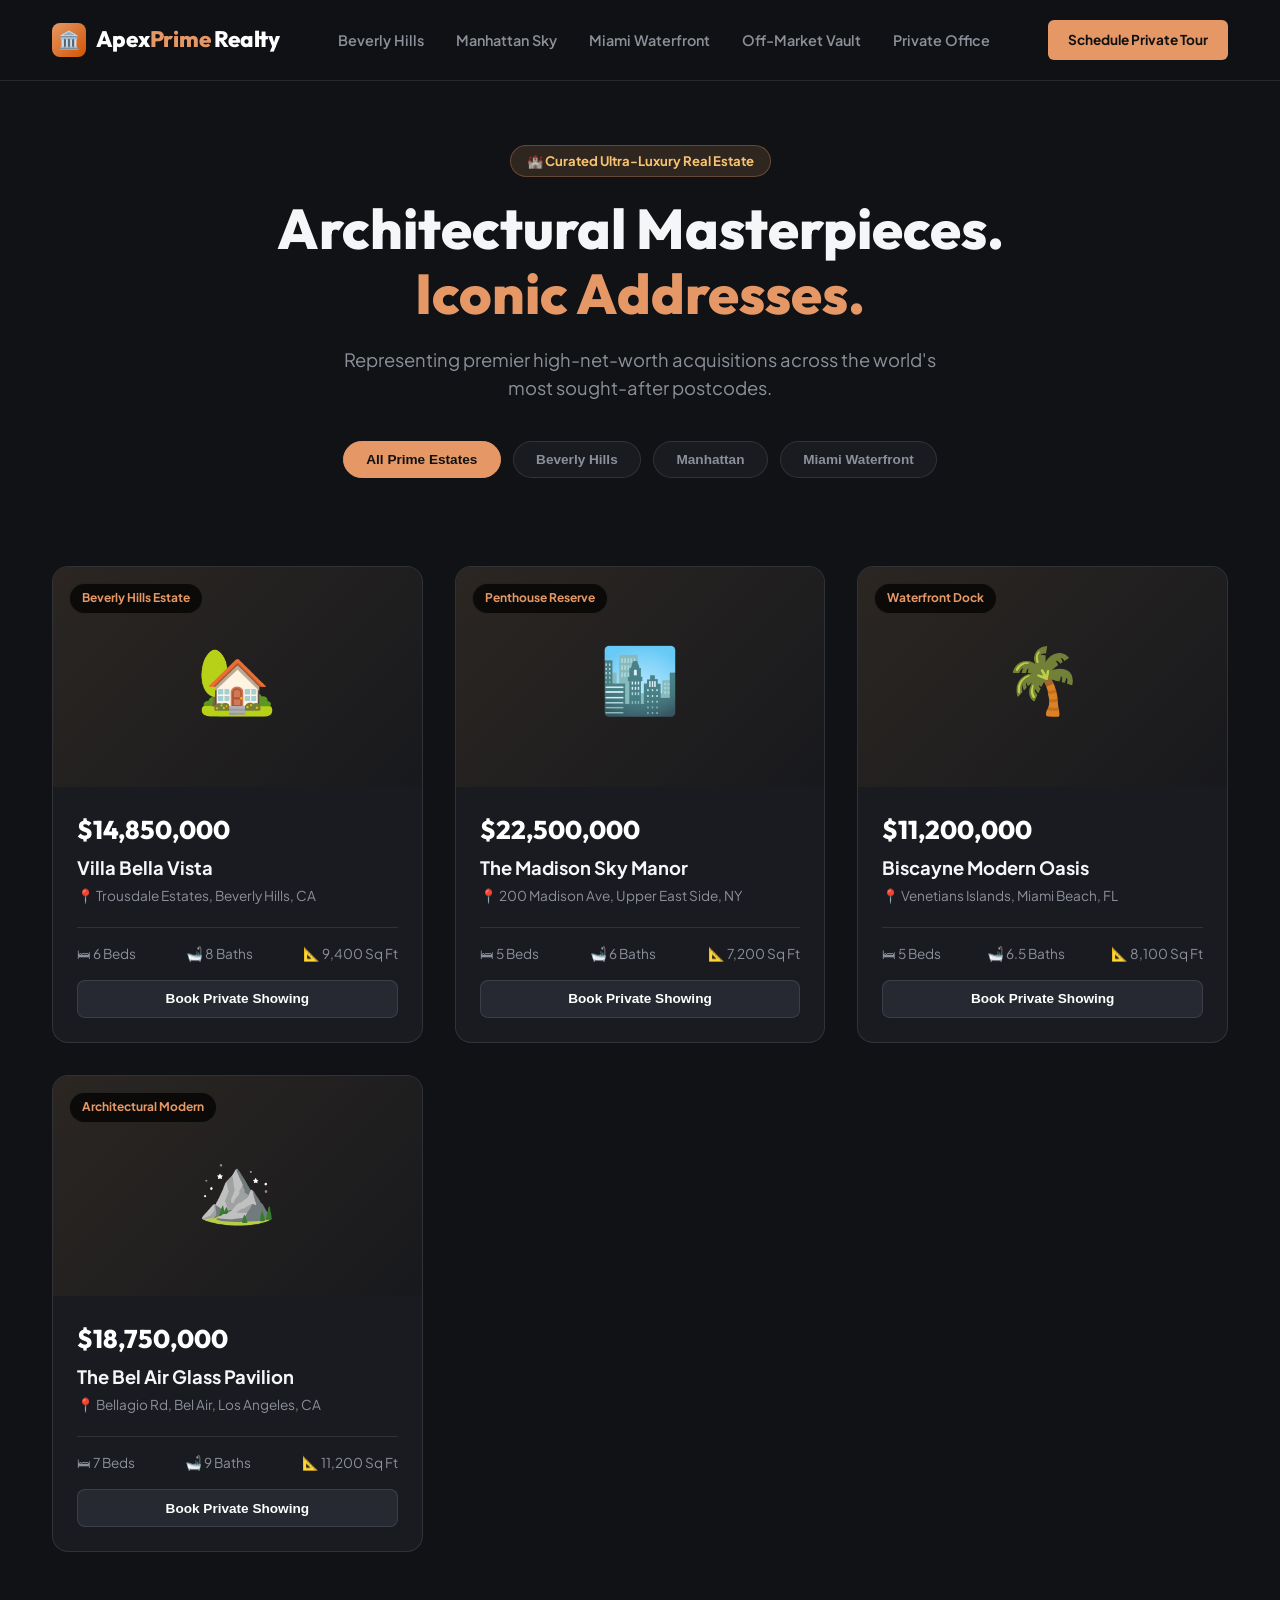
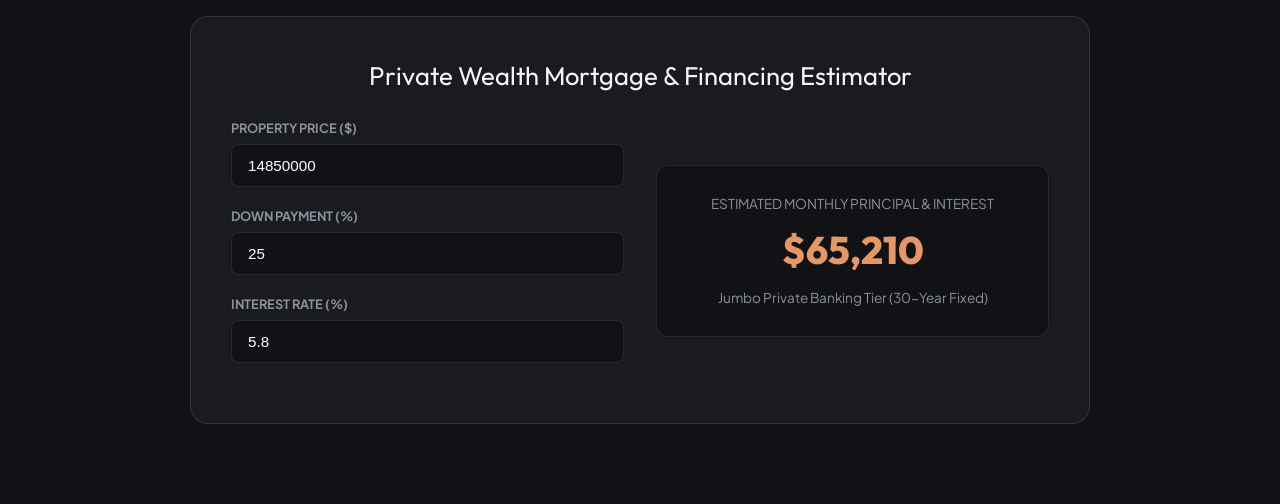
<file: demos/apexprime.html>
<!DOCTYPE html>
<html lang="en">
<head>
  <meta charset="UTF-8">
  <meta name="viewport" content="width=device-width, initial-scale=1.0">
  <title>ApexPrime Luxury Realty | Ultra-Prime Global Architectural Residences</title>
  <link rel="preconnect" href="https://fonts.googleapis.com">
  <link rel="preconnect" href="https://fonts.gstatic.com" crossorigin>
  <link href="https://fonts.googleapis.com/css2?family=Plus+Jakarta+Sans:wght@400;500;600;700&family=Outfit:wght@500;600;700;800&display=swap" rel="stylesheet">
  <style>
    :root {
      --bg: #111215;
      --bg-card: #191b20;
      --bronze: #e59866;
      --bronze-light: #f8c471;
      --text: #f5f6f8;
      --text-muted: #8c909a;
      --border: rgba(255, 255, 255, 0.1);
      --font-title: 'Outfit', sans-serif;
      --font-body: 'Plus Jakarta Sans', sans-serif;
    }
    * { box-sizing: border-box; margin: 0; padding: 0; }
    body { background: var(--bg); color: var(--text); font-family: var(--font-body); line-height: 1.5; }

    header { background: rgba(17, 18, 21, 0.95); backdrop-filter: blur(10px); border-bottom: 1px solid var(--border); position: sticky; top: 0; z-index: 100; }
    .nav-wrap { max-width: 1240px; margin: 0 auto; padding: 1.25rem 2rem; display: flex; align-items: center; justify-content: space-between; }
    .logo { font-family: var(--font-title); font-size: 1.4rem; font-weight: 800; color: white; text-decoration: none; display: flex; align-items: center; gap: 0.6rem; letter-spacing: -0.01em; }
    .logo-badge { width: 34px; height: 34px; background: linear-gradient(135deg, var(--bronze), #d35400); border-radius: 8px; display: flex; align-items: center; justify-content: center; font-size: 1.1rem; }
    .logo span { color: var(--bronze); }
    .nav-links { display: flex; gap: 2rem; list-style: none; }
    .nav-links a { color: var(--text-muted); text-decoration: none; font-size: 0.9rem; font-weight: 600; transition: color 0.2s; }
    .nav-links a:hover { color: white; }
    .btn-vip { background: var(--bronze); color: #111; padding: 0.6rem 1.25rem; font-weight: 700; font-size: 0.85rem; border-radius: 6px; text-decoration: none; transition: all 0.2s; }
    .btn-vip:hover { background: var(--bronze-light); }

    /* Hero */
    .hero { max-width: 1240px; margin: 0 auto; padding: 4rem 2rem 2.5rem; text-align: center; }
    .hero-pill { display: inline-flex; align-items: center; gap: 0.5rem; background: rgba(229, 152, 102, 0.15); border: 1px solid rgba(229, 152, 102, 0.3); color: var(--bronze-light); padding: 0.35rem 1rem; border-radius: 9999px; font-size: 0.82rem; font-weight: 700; margin-bottom: 1.25rem; }
    .hero h1 { font-family: var(--font-title); font-size: 3.5rem; font-weight: 800; line-height: 1.15; margin-bottom: 1.25rem; }
    .hero h1 span { color: var(--bronze); }
    .hero p { color: var(--text-muted); font-size: 1.15rem; max-width: 600px; margin: 0 auto 2.5rem; }

    /* Filter Bar */
    .filter-bar { display: flex; justify-content: center; gap: 0.75rem; margin-bottom: 3rem; flex-wrap: wrap; }
    .filter-btn { background: var(--bg-card); border: 1px solid var(--border); color: var(--text-muted); padding: 0.6rem 1.4rem; border-radius: 9999px; font-size: 0.85rem; font-weight: 600; cursor: pointer; transition: all 0.2s; }
    .filter-btn.active { background: var(--bronze); color: #111; border-color: var(--bronze); }

    /* Property Cards */
    .prop-grid { max-width: 1240px; margin: 0 auto 4rem; padding: 0 2rem; display: grid; grid-template-columns: repeat(auto-fill, minmax(280px, 1fr)); gap: 2rem; }
    .prop-card { background: var(--bg-card); border: 1px solid var(--border); border-radius: 16px; overflow: hidden; transition: transform 0.25s, box-shadow 0.25s; display: flex; flex-direction: column; }
    .prop-card:hover { transform: translateY(-6px); box-shadow: 0 20px 40px rgba(0,0,0,0.5); border-color: rgba(229, 152, 102, 0.4); }
    .prop-img-box { height: 220px; background: linear-gradient(135deg, #2b2622, #18191d); display: flex; align-items: center; justify-content: center; position: relative; }
    .prop-badge { position: absolute; top: 1rem; left: 1rem; background: rgba(0,0,0,0.7); backdrop-filter: blur(4px); padding: 0.35rem 0.75rem; border-radius: 9999px; font-size: 0.75rem; font-weight: 700; color: var(--bronze); border: 1px solid var(--border); }
    .prop-body { padding: 1.5rem; display: flex; flex-direction: column; flex-grow: 1; }
    .prop-price { font-family: var(--font-title); font-size: 1.6rem; font-weight: 800; color: white; margin-bottom: 0.3rem; }
    .prop-name { font-size: 1.15rem; font-weight: 700; margin-bottom: 0.3rem; }
    .prop-location { font-size: 0.85rem; color: var(--text-muted); margin-bottom: 1.25rem; display: flex; align-items: center; gap: 0.3rem; }
    .prop-specs { display: flex; justify-content: space-between; border-top: 1px solid var(--border); padding-top: 1rem; margin-top: auto; font-size: 0.85rem; color: var(--text-muted); }
    .btn-tour { margin-top: 1rem; width: 100%; background: #262932; border: 1px solid var(--border); color: white; padding: 0.65rem; border-radius: 8px; font-weight: 600; font-size: 0.85rem; cursor: pointer; transition: all 0.2s; }
    .btn-tour:hover { background: var(--bronze); color: #111; }

    /* Mortgage Calculator */
    .calc-section { max-width: 900px; margin: 0 auto 5rem; padding: 2.5rem; background: var(--bg-card); border: 1px solid var(--border); border-radius: 18px; }
    .calc-title { font-family: var(--font-title); font-size: 1.6rem; margin-bottom: 1.5rem; text-align: center; }
    .calc-grid { display: grid; grid-template-columns: 1fr 1fr; gap: 2rem; align-items: center; }
    .form-row { margin-bottom: 1.25rem; }
    .form-row label { display: block; font-size: 0.8rem; font-weight: 700; color: var(--text-muted); text-transform: uppercase; margin-bottom: 0.35rem; }
    .form-control { width: 100%; background: #111215; border: 1px solid var(--border); color: white; padding: 0.75rem 1rem; border-radius: 8px; font-size: 0.95rem; }
    .calc-result-box { background: #111215; border: 1px solid var(--border); border-radius: 12px; padding: 1.75rem; text-align: center; }
    .calc-res-label { font-size: 0.85rem; color: var(--text-muted); text-transform: uppercase; margin-bottom: 0.5rem; }
    .calc-res-val { font-family: var(--font-title); font-size: 2.4rem; font-weight: 800; color: var(--bronze); margin-bottom: 0.5rem; }

    @media (max-width: 768px) {
      .hero h1 { font-size: 2.4rem; }
      .calc-grid { grid-template-columns: 1fr; }
      .calc-section { padding: 1.5rem; }
      .prop-grid { padding: 0 1rem; }
      .nav-links { display: none; }
    }
  </style>
</head>
<body>

  <header>
    <div class="nav-wrap">
      <a href="#" class="logo">
        <div class="logo-badge">🏛️</div>
        <div>Apex<span>Prime</span> Realty</div>
      </a>
      <ul class="nav-links">
        <li><a href="#">Beverly Hills</a></li>
        <li><a href="#">Manhattan Sky</a></li>
        <li><a href="#">Miami Waterfront</a></li>
        <li><a href="#">Off-Market Vault</a></li>
        <li><a href="#">Private Office</a></li>
      </ul>
      <a href="#calc" class="btn-vip">Schedule Private Tour</a>
    </div>
  </header>

  <section class="hero">
    <div class="hero-pill">🏰 Curated Ultra-Luxury Real Estate</div>
    <h1>Architectural Masterpieces.<br><span>Iconic Addresses.</span></h1>
    <p>Representing premier high-net-worth acquisitions across the world's most sought-after postcodes.</p>

    <div class="filter-bar">
      <button class="filter-btn active" data-loc="all">All Prime Estates</button>
      <button class="filter-btn" data-loc="beverly">Beverly Hills</button>
      <button class="filter-btn" data-loc="manhattan">Manhattan</button>
      <button class="filter-btn" data-loc="miami">Miami Waterfront</button>
    </div>
  </section>

  <!-- Estates Showcase -->
  <div class="prop-grid" id="estate-grid">
    <div class="prop-card" data-loc="beverly">
      <div class="prop-img-box">
        <span class="prop-badge">Beverly Hills Estate</span>
        <span style="font-size: 4rem;">🏡</span>
      </div>
      <div class="prop-body">
        <div class="prop-price">$14,850,000</div>
        <div class="prop-name">Villa Bella Vista</div>
        <div class="prop-location">📍 Trousdale Estates, Beverly Hills, CA</div>
        <div class="prop-specs">
          <span>🛏 6 Beds</span>
          <span>🛁 8 Baths</span>
          <span>📐 9,400 Sq Ft</span>
        </div>
        <button class="btn-tour" onclick="alert('ApexPrime: VIP Private Showing request sent to listing director.')">Book Private Showing</button>
      </div>
    </div>

    <div class="prop-card" data-loc="manhattan">
      <div class="prop-img-box">
        <span class="prop-badge">Penthouse Reserve</span>
        <span style="font-size: 4rem;">🏙️</span>
      </div>
      <div class="prop-body">
        <div class="prop-price">$22,500,000</div>
        <div class="prop-name">The Madison Sky Manor</div>
        <div class="prop-location">📍 200 Madison Ave, Upper East Side, NY</div>
        <div class="prop-specs">
          <span>🛏 5 Beds</span>
          <span>🛁 6 Baths</span>
          <span>📐 7,200 Sq Ft</span>
        </div>
        <button class="btn-tour" onclick="alert('ApexPrime: VIP Private Showing request sent to listing director.')">Book Private Showing</button>
      </div>
    </div>

    <div class="prop-card" data-loc="miami">
      <div class="prop-img-box">
        <span class="prop-badge">Waterfront Dock</span>
        <span style="font-size: 4rem;">🌴</span>
      </div>
      <div class="prop-body">
        <div class="prop-price">$11,200,000</div>
        <div class="prop-name">Biscayne Modern Oasis</div>
        <div class="prop-location">📍 Venetians Islands, Miami Beach, FL</div>
        <div class="prop-specs">
          <span>🛏 5 Beds</span>
          <span>🛁 6.5 Baths</span>
          <span>📐 8,100 Sq Ft</span>
        </div>
        <button class="btn-tour" onclick="alert('ApexPrime: VIP Private Showing request sent to listing director.')">Book Private Showing</button>
      </div>
    </div>

    <div class="prop-card" data-loc="beverly">
      <div class="prop-img-box">
        <span class="prop-badge">Architectural Modern</span>
        <span style="font-size: 4rem;">⛰️</span>
      </div>
      <div class="prop-body">
        <div class="prop-price">$18,750,000</div>
        <div class="prop-name">The Bel Air Glass Pavilion</div>
        <div class="prop-location">📍 Bellagio Rd, Bel Air, Los Angeles, CA</div>
        <div class="prop-specs">
          <span>🛏 7 Beds</span>
          <span>🛁 9 Baths</span>
          <span>📐 11,200 Sq Ft</span>
        </div>
        <button class="btn-tour" onclick="alert('ApexPrime: VIP Private Showing request sent to listing director.')">Book Private Showing</button>
      </div>
    </div>
  </div>

  <!-- Interactive Mortgage Estimation -->
  <section class="calc-section" id="calc">
    <div class="calc-title">Private Wealth Mortgage & Financing Estimator</div>
    <div class="calc-grid">
      <div>
        <div class="form-row">
          <label>Property Price ($)</label>
          <input type="number" id="prop-price-input" class="form-control" value="14850000" step="50000">
        </div>
        <div class="form-row">
          <label>Down Payment (%)</label>
          <input type="number" id="down-input" class="form-control" value="25" min="10" max="80">
        </div>
        <div class="form-row">
          <label>Interest Rate (%)</label>
          <input type="number" id="rate-input" class="form-control" value="5.8" step="0.1">
        </div>
      </div>
      <div class="calc-result-box">
        <div class="calc-res-label">Estimated Monthly Principal & Interest</div>
        <div class="calc-res-val" id="monthly-out">$65,210</div>
        <div style="font-size: 0.85rem; color: var(--text-muted);">Jumbo Private Banking Tier (30-Year Fixed)</div>
      </div>
    </div>
  </section>

  <script>
    // Filter handling
    const filterBtns = document.querySelectorAll('.filter-btn');
    const cards = document.querySelectorAll('.prop-card');

    filterBtns.forEach(btn => {
      btn.addEventListener('click', () => {
        filterBtns.forEach(b => b.classList.remove('active'));
        btn.classList.add('active');
        const loc = btn.getAttribute('data-loc');

        cards.forEach(card => {
          if (loc === 'all' || card.getAttribute('data-loc') === loc) {
            card.style.display = 'flex';
          } else {
            card.style.display = 'none';
          }
        });
      });
    });

    // Mortgage calculator
    function calcMortgage() {
      const price = parseFloat(document.getElementById('prop-price-input').value) || 10000000;
      const downPct = (parseFloat(document.getElementById('down-input').value) || 20) / 100;
      const annualRate = (parseFloat(document.getElementById('rate-input').value) || 5.5) / 100;

      const loan = price * (1 - downPct);
      const monthlyRate = annualRate / 12;
      const n = 360; // 30 years

      const monthly = loan * (monthlyRate * Math.pow(1 + monthlyRate, n)) / (Math.pow(1 + monthlyRate, n) - 1);
      document.getElementById('monthly-out').textContent = `$${Math.round(monthly).toLocaleString()}`;
    }

    ['prop-price-input', 'down-input', 'rate-input'].forEach(id => {
      document.getElementById(id).addEventListener('input', calcMortgage);
    });
  </script>
</body>
</html>
</file>
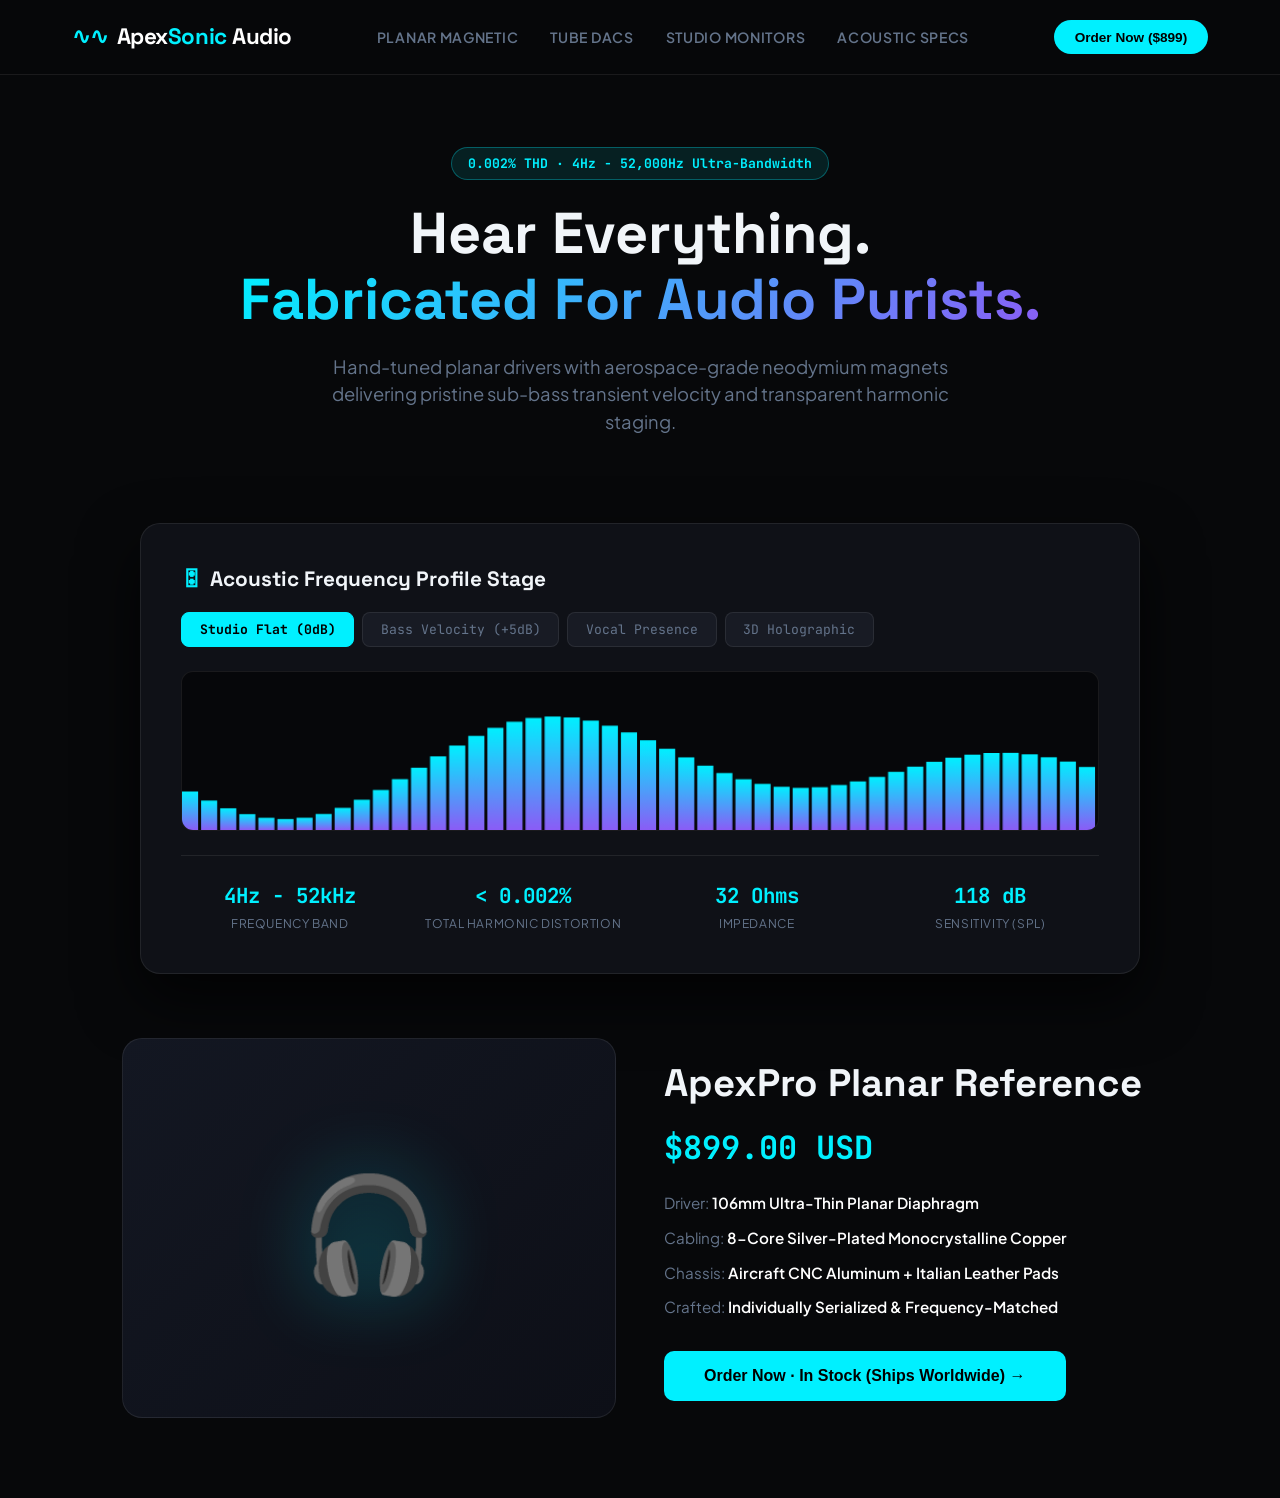
<file: demos/apexsonic.html>
<!DOCTYPE html>
<html lang="en">
<head>
  <meta charset="UTF-8">
  <meta name="viewport" content="width=device-width, initial-scale=1.0">
  <title>ApexSonic Precision Audio | Audiophile Master Reference Acoustics</title>
  <link rel="preconnect" href="https://fonts.googleapis.com">
  <link rel="preconnect" href="https://fonts.gstatic.com" crossorigin>
  <link href="https://fonts.googleapis.com/css2?family=Plus+Jakarta+Sans:wght@400;500;600;700;800&family=Space+Grotesk:wght@500;600;700&family=JetBrains+Mono:wght@500;700&display=swap" rel="stylesheet">
  <style>
    :root {
      --bg: #07080a;
      --bg-card: #0f1117;
      --cyan: #00f0ff;
      --cyan-glow: rgba(0, 240, 255, 0.35);
      --violet: #8b5cf6;
      --text: #f1f5f9;
      --text-muted: #64748b;
      --border: rgba(255, 255, 255, 0.08);
      --font-heading: 'Space Grotesk', sans-serif;
      --font-mono: 'JetBrains Mono', monospace;
    }
    * { box-sizing: border-box; margin: 0; padding: 0; }
    body { background: var(--bg); color: var(--text); font-family: 'Plus Jakarta Sans', sans-serif; line-height: 1.5; overflow-x: hidden; }

    header { border-bottom: 1px solid var(--border); background: rgba(7, 8, 10, 0.95); backdrop-filter: blur(12px); position: sticky; top: 0; z-index: 100; }
    .nav-wrap { max-width: 1200px; margin: 0 auto; padding: 1.25rem 2rem; display: flex; align-items: center; justify-content: space-between; }
    .logo { font-family: var(--font-heading); font-size: 1.4rem; font-weight: 700; color: white; text-decoration: none; display: flex; align-items: center; gap: 0.6rem; letter-spacing: -0.02em; }
    .logo-wave { color: var(--cyan); }
    .logo span { color: var(--cyan); }
    .nav-links { display: flex; gap: 2rem; list-style: none; }
    .nav-links a { color: var(--text-muted); text-decoration: none; font-size: 0.88rem; font-weight: 600; text-transform: uppercase; letter-spacing: 0.05em; transition: color 0.2s; }
    .nav-links a:hover { color: var(--cyan); }
    .btn-buy-nav { background: var(--cyan); color: #000; border: none; padding: 0.6rem 1.3rem; border-radius: 9999px; font-weight: 700; font-size: 0.85rem; cursor: pointer; transition: all 0.2s; }
    .btn-buy-nav:hover { box-shadow: 0 0 25px var(--cyan-glow); }

    /* Hero */
    .hero { max-width: 1200px; margin: 0 auto; padding: 4.5rem 2rem 3rem; text-align: center; }
    .hero-badge { display: inline-flex; align-items: center; gap: 0.5rem; background: rgba(0, 240, 255, 0.1); border: 1px solid rgba(0, 240, 255, 0.3); color: var(--cyan); padding: 0.35rem 1rem; border-radius: 9999px; font-size: 0.82rem; font-weight: 700; margin-bottom: 1.25rem; font-family: var(--font-mono); }
    .hero h1 { font-family: var(--font-heading); font-size: 3.6rem; font-weight: 700; line-height: 1.15; margin-bottom: 1.25rem; }
    .hero h1 span { background: linear-gradient(135deg, #00f0ff, #8b5cf6); -webkit-background-clip: text; -webkit-text-fill-color: transparent; }
    .hero p { color: var(--text-muted); font-size: 1.15rem; max-width: 620px; margin: 0 auto 2.5rem; }

    /* Sound Mode Studio Controller */
    .studio-console { max-width: 1000px; margin: 0 auto 4rem; background: var(--bg-card); border: 1px solid var(--border); border-radius: 20px; padding: 2.5rem; box-shadow: 0 25px 60px rgba(0,0,0,0.7); }
    .console-top { display: flex; justify-content: space-between; align-items: center; margin-bottom: 1.5rem; flex-wrap: wrap; gap: 1rem; }
    .console-title { font-family: var(--font-heading); font-size: 1.3rem; font-weight: 700; display: flex; align-items: center; gap: 0.5rem; }
    .mode-buttons { display: flex; gap: 0.5rem; }
    .mode-btn { background: #181b24; border: 1px solid var(--border); color: var(--text-muted); padding: 0.5rem 1.1rem; border-radius: 8px; font-size: 0.82rem; font-family: var(--font-mono); cursor: pointer; transition: all 0.2s; }
    .mode-btn.active { background: var(--cyan); color: #000; border-color: var(--cyan); font-weight: 700; }

    /* Canvas Equalizer */
    .canvas-box { width: 100%; height: 160px; background: #06070a; border-radius: 12px; border: 1px solid var(--border); margin-bottom: 1.5rem; overflow: hidden; position: relative; }
    canvas { width: 100%; height: 100%; display: block; }

    .console-stats { display: grid; grid-template-columns: repeat(4, 1fr); gap: 1rem; border-top: 1px solid var(--border); padding-top: 1.5rem; }
    .spec-item { text-align: center; }
    .spec-val { font-family: var(--font-mono); font-size: 1.3rem; font-weight: 700; color: var(--cyan); margin-bottom: 0.25rem; }
    .spec-lbl { font-size: 0.75rem; color: var(--text-muted); text-transform: uppercase; letter-spacing: 0.05em; }

    /* Product Showcase */
    .prod-section { max-width: 1100px; margin: 0 auto 5rem; padding: 0 2rem; display: grid; grid-template-columns: 1fr 1fr; gap: 3rem; align-items: center; }
    .prod-visual-stage { background: linear-gradient(135deg, #131722, #0d0f17); border: 1px solid var(--border); border-radius: 20px; height: 380px; display: flex; align-items: center; justify-content: center; position: relative; }
    .prod-icon { font-size: 7rem; filter: drop-shadow(0 0 35px var(--cyan-glow)); }
    .prod-details h2 { font-family: var(--font-heading); font-size: 2.4rem; font-weight: 700; margin-bottom: 0.75rem; }
    .prod-price-tag { font-family: var(--font-mono); font-size: 2rem; color: var(--cyan); font-weight: 700; margin-bottom: 1.25rem; }
    .prod-specs-list { list-style: none; display: flex; flex-direction: column; gap: 0.75rem; margin-bottom: 2rem; color: var(--text-muted); font-size: 0.95rem; }
    .prod-specs-list span { color: white; font-weight: 600; }
    .btn-buy-large { background: var(--cyan); color: #000; border: none; padding: 1rem 2.5rem; border-radius: 10px; font-weight: 700; font-size: 1rem; cursor: pointer; transition: transform 0.2s, box-shadow 0.2s; }
    .btn-buy-large:hover { transform: translateY(-2px); box-shadow: 0 10px 30px var(--cyan-glow); }

    @media (max-width: 768px) {
      .hero h1 { font-size: 2.4rem; }
      .studio-console { padding: 1.5rem 1rem; }
      .mode-buttons { flex-wrap: wrap; }
      .prod-section { grid-template-columns: 1fr; padding: 0 1rem; }
      .console-stats { grid-template-columns: repeat(2, 1fr); }
      .nav-links { display: none; }
    }
  </style>
</head>
<body>

  <header>
    <div class="nav-wrap">
      <a href="#" class="logo">
        <span class="logo-wave">∿∿</span>
        <div>Apex<span>Sonic</span> Audio</div>
      </a>
      <ul class="nav-links">
        <li><a href="#">Planar Magnetic</a></li>
        <li><a href="#">Tube DACs</a></li>
        <li><a href="#">Studio Monitors</a></li>
        <li><a href="#">Acoustic Specs</a></li>
      </ul>
      <button class="btn-buy-nav" onclick="alert('ApexSonic: Added Master Pro Planar to checkout cart!')">Order Now ($899)</button>
    </div>
  </header>

  <section class="hero">
    <div class="hero-badge">0.002% THD · 4Hz - 52,000Hz Ultra-Bandwidth</div>
    <h1>Hear Everything.<br><span>Fabricated For Audio Purists.</span></h1>
    <p>Hand-tuned planar drivers with aerospace-grade neodymium magnets delivering pristine sub-bass transient velocity and transparent harmonic staging.</p>
  </section>

  <!-- Interactive Studio Equalizer Console -->
  <div class="studio-console">
    <div class="console-top">
      <div class="console-title">
        <span style="color: var(--cyan);">🎛</span>
        <span>Acoustic Frequency Profile Stage</span>
      </div>
      <div class="mode-buttons">
        <button class="mode-btn active" data-mode="flat">Studio Flat (0dB)</button>
        <button class="mode-btn" data-mode="bass">Bass Velocity (+5dB)</button>
        <button class="mode-btn" data-mode="vocal">Vocal Presence</button>
        <button class="mode-btn" data-mode="spatial">3D Holographic</button>
      </div>
    </div>

    <div class="canvas-box">
      <canvas id="eq-canvas"></canvas>
    </div>

    <div class="console-stats">
      <div class="spec-item">
        <div class="spec-val" id="spec-range">4Hz - 52kHz</div>
        <div class="spec-lbl">Frequency Band</div>
      </div>
      <div class="spec-item">
        <div class="spec-val" id="spec-thd">&lt; 0.002%</div>
        <div class="spec-lbl">Total Harmonic Distortion</div>
      </div>
      <div class="spec-item">
        <div class="spec-val" id="spec-imp">32 Ohms</div>
        <div class="spec-lbl">Impedance</div>
      </div>
      <div class="spec-item">
        <div class="spec-val" id="spec-spl">118 dB</div>
        <div class="spec-lbl">Sensitivity (SPL)</div>
      </div>
    </div>
  </div>

  <!-- Flagship Product -->
  <div class="prod-section">
    <div class="prod-visual-stage">
      <div class="prod-icon">🎧</div>
    </div>
    <div class="prod-details">
      <h2>ApexPro Planar Reference</h2>
      <div class="prod-price-tag">$899.00 USD</div>
      <ul class="prod-specs-list">
        <li>Driver: <span>106mm Ultra-Thin Planar Diaphragm</span></li>
        <li>Cabling: <span>8-Core Silver-Plated Monocrystalline Copper</span></li>
        <li>Chassis: <span>Aircraft CNC Aluminum + Italian Leather Pads</span></li>
        <li>Crafted: <span>Individually Serialized & Frequency-Matched</span></li>
      </ul>
      <button class="btn-buy-large" onclick="alert('⚡ ApexSonic: Processing reservation for ApexPro Planar Reference. Priority shipping confirmed.')">
        Order Now · In Stock (Ships Worldwide) →
      </button>
    </div>
  </div>

  <script>
    const canvas = document.getElementById('eq-canvas');
    const ctx = canvas.getContext('2d');
    let width, height;
    let modeMultiplier = 1.0;
    let speed = 0.05;

    function resize() {
      width = canvas.width = canvas.parentElement.offsetWidth;
      height = canvas.height = canvas.parentElement.offsetHeight;
    }
    window.addEventListener('resize', resize);
    resize();

    let step = 0;
    function drawEqualizer() {
      ctx.clearRect(0, 0, width, height);
      step += speed;

      const barCount = 48;
      const barWidth = width / barCount - 3;

      for (let i = 0; i < barCount; i++) {
        const x = i * (barWidth + 3);
        const wave = Math.sin(step + i * 0.25) * 0.5 + 0.5;
        const wave2 = Math.cos(step * 0.8 + i * 0.15) * 0.5 + 0.5;
        const h = (wave * 0.6 + wave2 * 0.4) * height * 0.7 * modeMultiplier + 10;

        const grad = ctx.createLinearGradient(0, height - h, 0, height);
        grad.addColorStop(0, '#00f0ff');
        grad.addColorStop(1, '#8b5cf6');

        ctx.fillStyle = grad;
        ctx.fillRect(x, height - h, barWidth, h);
      }

      requestAnimationFrame(drawEqualizer);
    }
    drawEqualizer();

    // Mode toggles
    const modeBtns = document.querySelectorAll('.mode-btn');
    modeBtns.forEach(btn => {
      btn.addEventListener('click', () => {
        modeBtns.forEach(b => b.classList.remove('active'));
        btn.classList.add('active');
        const mode = btn.getAttribute('data-mode');

        if (mode === 'flat') {
          modeMultiplier = 0.8;
          speed = 0.04;
        } else if (mode === 'bass') {
          modeMultiplier = 1.25;
          speed = 0.06;
        } else if (mode === 'vocal') {
          modeMultiplier = 1.0;
          speed = 0.07;
        } else {
          modeMultiplier = 1.4;
          speed = 0.09;
        }
      });
    });
  </script>
</body>
</html>
</file>
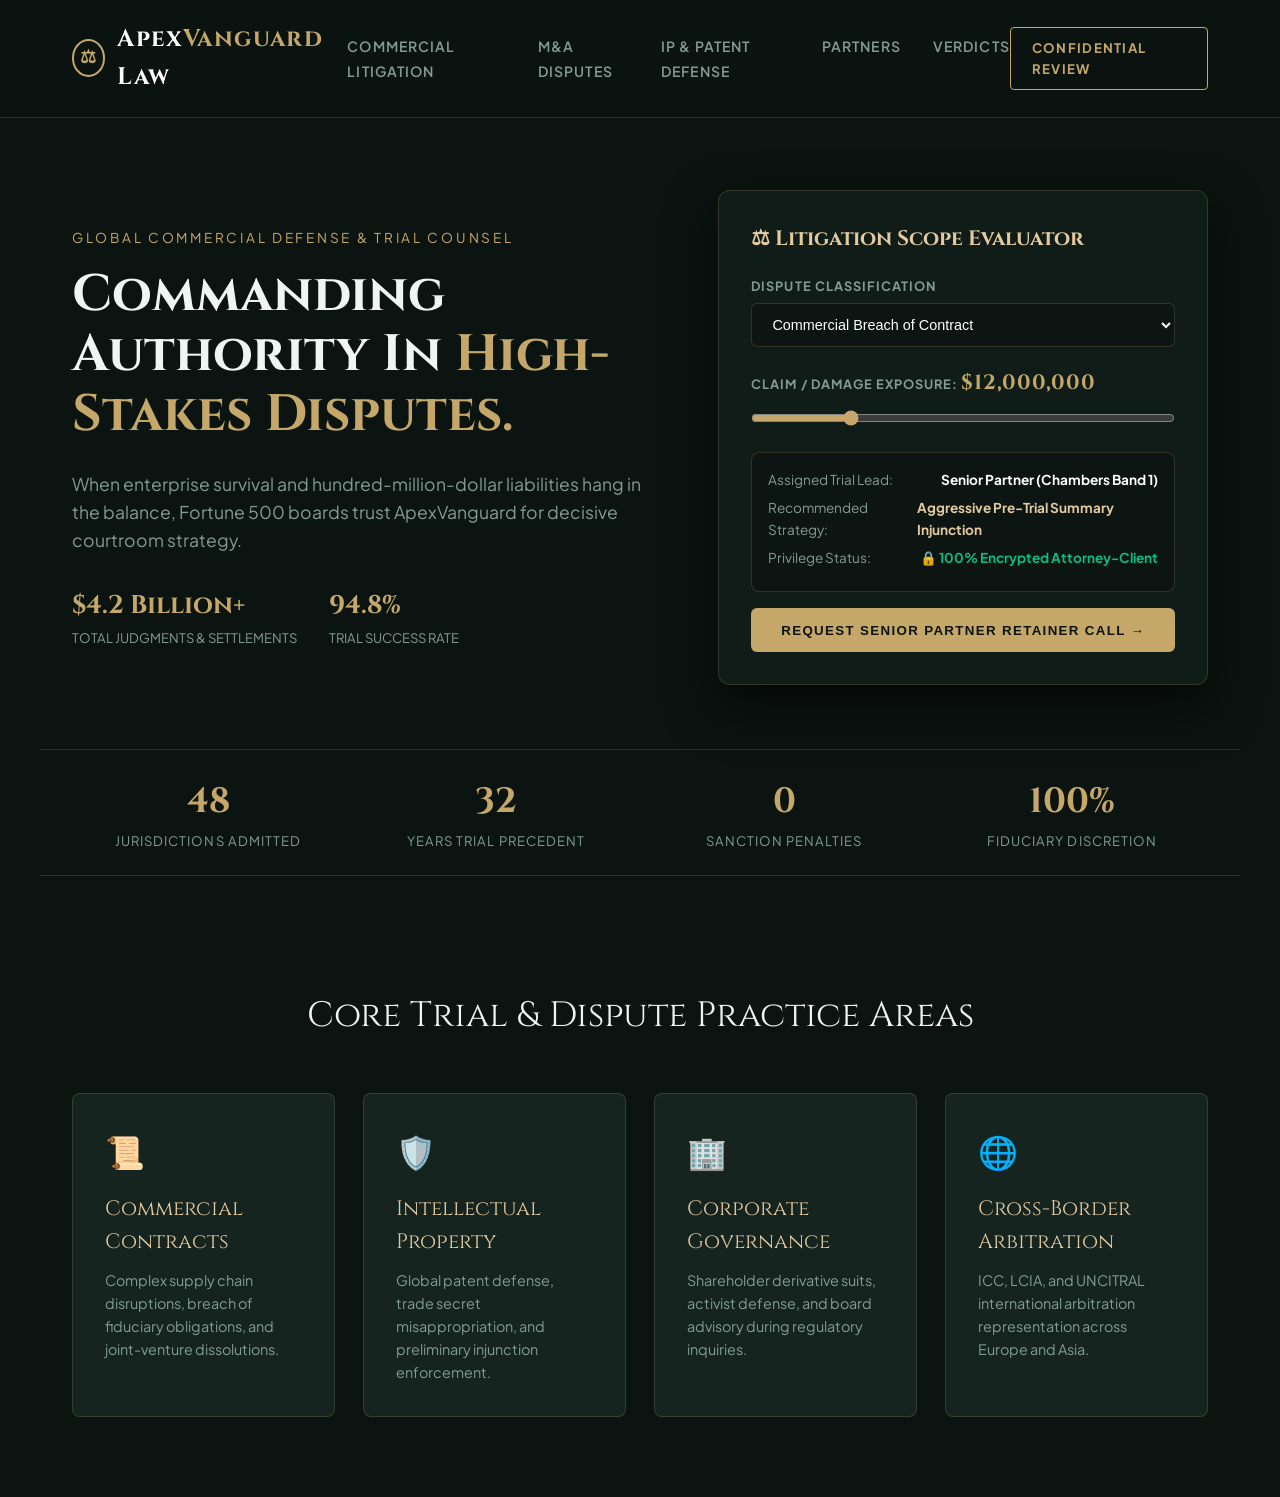
<file: demos/apexvanguard.html>
<!DOCTYPE html>
<html lang="en">
<head>
  <meta charset="UTF-8">
  <meta name="viewport" content="width=device-width, initial-scale=1.0">
  <title>ApexVanguard Law Partners | Elite Commercial Litigation & Corporate Defense</title>
  <link rel="preconnect" href="https://fonts.googleapis.com">
  <link rel="preconnect" href="https://fonts.gstatic.com" crossorigin>
  <link href="https://fonts.googleapis.com/css2?family=Cinzel:wght@500;600;700;800&family=Plus+Jakarta+Sans:wght@400;500;600;700&display=swap" rel="stylesheet">
  <style>
    :root {
      --bg: #0b1411;
      --bg-surface: #101c18;
      --bg-card: #15241f;
      --gold: #c5a869;
      --gold-light: #e4caa0;
      --emerald: #10b981;
      --text: #f0f4f2;
      --text-muted: #839c92;
      --border: rgba(197, 168, 105, 0.2);
      --font-serif: 'Cinzel', serif;
      --font-sans: 'Plus Jakarta Sans', sans-serif;
    }
    * { box-sizing: border-box; margin: 0; padding: 0; }
    body { background: var(--bg); color: var(--text); font-family: var(--font-sans); line-height: 1.6; }

    header { border-bottom: 1px solid var(--border); background: rgba(11, 20, 17, 0.95); position: sticky; top: 0; z-index: 100; }
    .nav-wrap { max-width: 1200px; margin: 0 auto; padding: 1.25rem 2rem; display: flex; align-items: center; justify-content: space-between; }
    .logo { font-family: var(--font-serif); font-size: 1.5rem; font-weight: 700; color: white; text-decoration: none; display: flex; align-items: center; gap: 0.75rem; letter-spacing: 0.05em; }
    .logo-seal { width: 38px; height: 38px; border: 2px solid var(--gold); border-radius: 50%; display: flex; align-items: center; justify-content: center; color: var(--gold); font-size: 1.1rem; }
    .logo span { color: var(--gold); }
    .nav-links { display: flex; gap: 2rem; list-style: none; }
    .nav-links a { color: var(--text-muted); text-decoration: none; font-size: 0.88rem; font-weight: 600; text-transform: uppercase; letter-spacing: 0.08em; transition: color 0.2s; }
    .nav-links a:hover { color: var(--gold); }
    .btn-consult { background: transparent; border: 1px solid var(--gold); color: var(--gold); padding: 0.6rem 1.3rem; font-weight: 700; font-size: 0.82rem; letter-spacing: 0.1em; text-transform: uppercase; text-decoration: none; border-radius: 4px; transition: all 0.2s; }
    .btn-consult:hover { background: var(--gold); color: var(--bg); }

    /* Hero */
    .hero { max-width: 1200px; margin: 0 auto; padding: 4.5rem 2rem 3rem; display: grid; grid-template-columns: 1.1fr 0.9fr; gap: 3rem; align-items: center; }
    .hero-sub { color: var(--gold); font-size: 0.85rem; text-transform: uppercase; letter-spacing: 0.2em; margin-bottom: 1rem; }
    .hero h1 { font-family: var(--font-serif); font-size: 3.2rem; font-weight: 700; line-height: 1.18; margin-bottom: 1.5rem; }
    .hero h1 span { color: var(--gold); }
    .hero p { color: var(--text-muted); font-size: 1.1rem; margin-bottom: 2rem; }

    /* Case Evaluator Tool */
    .eval-box { background: var(--bg-surface); border: 1px solid var(--border); border-radius: 12px; padding: 2rem; box-shadow: 0 20px 50px rgba(0,0,0,0.6); position: relative; }
    .eval-box h3 { font-family: var(--font-serif); font-size: 1.3rem; margin-bottom: 1.25rem; color: var(--gold-light); display: flex; align-items: center; gap: 0.5rem; }
    .form-group { margin-bottom: 1.25rem; }
    .form-group label { display: block; font-size: 0.8rem; font-weight: 700; text-transform: uppercase; letter-spacing: 0.08em; color: var(--text-muted); margin-bottom: 0.4rem; }
    .form-control { width: 100%; background: #0c1512; border: 1px solid var(--border); color: white; padding: 0.75rem 1rem; border-radius: 6px; font-size: 0.9rem; }
    .form-control:focus { outline: none; border-color: var(--gold); }
    .range-val { font-size: 1.3rem; font-family: var(--font-serif); color: var(--gold); font-weight: 700; margin-top: 0.3rem; }
    
    .eval-result { background: #0c1512; border: 1px solid var(--border); border-radius: 8px; padding: 1rem; margin-top: 1.25rem; }
    .result-row { display: flex; justify-content: space-between; font-size: 0.85rem; margin-bottom: 0.4rem; }
    .result-label { color: var(--text-muted); }
    .result-value { font-weight: 700; color: white; }

    /* Stats */
    .stats-row { max-width: 1200px; margin: 1rem auto 4rem; padding: 1.5rem 2rem; border-top: 1px solid var(--border); border-bottom: 1px solid var(--border); display: grid; grid-template-columns: repeat(4, 1fr); text-align: center; gap: 1rem; }
    .stat-num { font-family: var(--font-serif); font-size: 2.2rem; font-weight: 700; color: var(--gold); }
    .stat-text { font-size: 0.82rem; color: var(--text-muted); text-transform: uppercase; letter-spacing: 0.08em; }

    /* Practice Areas */
    .section { max-width: 1200px; margin: 0 auto; padding: 3rem 2rem 5rem; }
    .sec-title { font-family: var(--font-serif); font-size: 2.2rem; text-align: center; margin-bottom: 3rem; }
    .practice-grid { display: grid; grid-template-columns: repeat(auto-fit, minmax(260px, 1fr)); gap: 1.75rem; }
    .practice-card { background: var(--bg-card); border: 1px solid var(--border); padding: 2rem; border-radius: 8px; transition: transform 0.25s, border-color 0.25s; }
    .practice-card:hover { transform: translateY(-5px); border-color: var(--gold); }
    .practice-icon { font-size: 2rem; margin-bottom: 1rem; color: var(--gold); }
    .practice-name { font-family: var(--font-serif); font-size: 1.3rem; margin-bottom: 0.6rem; color: var(--gold-light); }
    .practice-desc { font-size: 0.9rem; color: var(--text-muted); }

    @media (max-width: 768px) {
      .hero { grid-template-columns: 1fr; }
      .nav-links { display: none; }
      .stats-row { grid-template-columns: repeat(2, 1fr); }
    }
  </style>
</head>
<body>

  <header>
    <div class="nav-wrap">
      <a href="#" class="logo">
        <div class="logo-seal">⚖</div>
        <div>Apex<span>Vanguard</span> Law</div>
      </a>
      <ul class="nav-links">
        <li><a href="#">Commercial Litigation</a></li>
        <li><a href="#">M&A Disputes</a></li>
        <li><a href="#">IP & Patent Defense</a></li>
        <li><a href="#">Partners</a></li>
        <li><a href="#">Verdicts</a></li>
      </ul>
      <a href="#eval" class="btn-consult">Confidential Review</a>
    </div>
  </header>

  <section class="hero">
    <div>
      <div class="hero-sub">Global Commercial Defense & Trial Counsel</div>
      <h1>Commanding Authority In <span>High-Stakes Disputes.</span></h1>
      <p>When enterprise survival and hundred-million-dollar liabilities hang in the balance, Fortune 500 boards trust ApexVanguard for decisive courtroom strategy.</p>
      
      <div style="display: flex; gap: 2rem;">
        <div>
          <div style="font-family: var(--font-serif); font-size: 1.6rem; color: var(--gold); font-weight: 700;">$4.2 Billion+</div>
          <div style="font-size: 0.82rem; color: var(--text-muted); text-transform: uppercase;">Total Judgments & Settlements</div>
        </div>
        <div>
          <div style="font-family: var(--font-serif); font-size: 1.6rem; color: var(--gold); font-weight: 700;">94.8%</div>
          <div style="font-size: 0.82rem; color: var(--text-muted); text-transform: uppercase;">Trial Success Rate</div>
        </div>
      </div>
    </div>

    <!-- Case Evaluation Tool -->
    <div class="eval-box" id="eval">
      <h3>⚖ Litigation Scope Evaluator</h3>
      
      <div class="form-group">
        <label>Dispute Classification</label>
        <select class="form-control" id="case-type">
          <option value="contract">Commercial Breach of Contract</option>
          <option value="patent">Cross-Border Patent Infringement</option>
          <option value="ma">M&A Shareholder & Buyout Dispute</option>
          <option value="antitrust">Antitrust & Regulatory Enforcement</option>
        </select>
      </div>

      <div class="form-group">
        <label>Claim / Damage Exposure: <span id="claim-display" class="range-val">$12,000,000</span></label>
        <input type="range" id="claim-slider" min="1" max="50" value="12" step="1" style="width: 100%; accent-color: var(--gold); cursor: pointer;">
      </div>

      <div class="eval-result">
        <div class="result-row">
          <span class="result-label">Assigned Trial Lead:</span>
          <span class="result-value" id="res-partner">Senior Partner (Chambers Band 1)</span>
        </div>
        <div class="result-row">
          <span class="result-label">Recommended Strategy:</span>
          <span class="result-value" id="res-strat" style="color: var(--gold-light);">Aggressive Pre-Trial Summary Injunction</span>
        </div>
        <div class="result-row">
          <span class="result-label">Privilege Status:</span>
          <span class="result-value" style="color: var(--emerald);">🔒 100% Encrypted Attorney-Client</span>
        </div>
      </div>

      <button style="width: 100%; background: var(--gold); color: var(--bg); border: none; padding: 0.9rem; font-weight: 700; text-transform: uppercase; letter-spacing: 0.1em; border-radius: 6px; cursor: pointer; margin-top: 1rem;" onclick="alert('⚖ ApexVanguard: Encrypted Case Retainer Request Received. Managing Partner response scheduled within 4 business hours.');">
        Request Senior Partner Retainer Call →
      </button>
    </div>
  </section>

  <div class="stats-row">
    <div>
      <div class="stat-num">48</div>
      <div class="stat-text">Jurisdictions Admitted</div>
    </div>
    <div>
      <div class="stat-num">32</div>
      <div class="stat-text">Years Trial Precedent</div>
    </div>
    <div>
      <div class="stat-num">0</div>
      <div class="stat-text">Sanction Penalties</div>
    </div>
    <div>
      <div class="stat-num">100%</div>
      <div class="stat-text">Fiduciary Discretion</div>
    </div>
  </div>

  <section class="section">
    <div class="sec-title">Core Trial & Dispute Practice Areas</div>
    <div class="practice-grid">
      <div class="practice-card">
        <div class="practice-icon">📜</div>
        <div class="practice-name">Commercial Contracts</div>
        <p class="practice-desc">Complex supply chain disruptions, breach of fiduciary obligations, and joint-venture dissolutions.</p>
      </div>
      <div class="practice-card">
        <div class="practice-icon">🛡️</div>
        <div class="practice-name">Intellectual Property</div>
        <p class="practice-desc">Global patent defense, trade secret misappropriation, and preliminary injunction enforcement.</p>
      </div>
      <div class="practice-card">
        <div class="practice-icon">🏢</div>
        <div class="practice-name">Corporate Governance</div>
        <p class="practice-desc">Shareholder derivative suits, activist defense, and board advisory during regulatory inquiries.</p>
      </div>
      <div class="practice-card">
        <div class="practice-icon">🌐</div>
        <div class="practice-name">Cross-Border Arbitration</div>
        <p class="practice-desc">ICC, LCIA, and UNCITRAL international arbitration representation across Europe and Asia.</p>
      </div>
    </div>
  </section>

  <script>
    const slider = document.getElementById('claim-slider');
    const claimDisplay = document.getElementById('claim-display');
    const resPartner = document.getElementById('res-partner');
    const resStrat = document.getElementById('res-strat');

    slider.addEventListener('input', (e) => {
      const val = parseInt(e.target.value);
      claimDisplay.textContent = `$${val},000,000`;
      
      if (val < 5) {
        resPartner.textContent = 'Special Counsel & Lead Litigation Associate';
        resStrat.textContent = 'Fast-Track Arbitration / Structured Settlement';
      } else if (val < 25) {
        resPartner.textContent = 'Senior Partner (Chambers Band 1)';
        resStrat.textContent = 'Aggressive Pre-Trial Summary Injunction';
      } else {
        resPartner.textContent = 'Executive Committee Partner & Trial Unit';
        resStrat.textContent = 'Full Multi-District Federal Defense Protocol';
      }
    });
  </script>
</body>
</html>
</file>
<file: styles.css>
/* ==========================================================================
   ApexCraft Web Studio - Modern Design System & Motion Graphics
   ========================================================================== */

:root {
  /* Dark Theme (Default) */
  --bg-body: #080c14;
  --bg-surface: #0e1524;
  --bg-surface-elevated: #152035;
  --bg-card: rgba(18, 28, 48, 0.65);
  --bg-card-hover: rgba(26, 39, 66, 0.85);
  --bg-glass: rgba(10, 16, 28, 0.75);
  --bg-glass-subtle: rgba(255, 255, 255, 0.03);

  --border-subtle: rgba(255, 255, 255, 0.08);
  --border-active: rgba(99, 102, 241, 0.4);
  --border-glow: rgba(56, 189, 248, 0.5);

  --text-primary: #f8fafc;
  --text-secondary: #94a3b8;
  --text-muted: #64748b;
  --text-inverted: #080c14;

  /* Accents & Brand Gradients */
  --brand-blue: #3b82f6;
  --brand-cyan: #06b6d4;
  --brand-violet: #8b5cf6;
  --brand-emerald: #10b981;
  --brand-amber: #f59e0b;
  --brand-pink: #ec4899;

  --grad-primary: linear-gradient(135deg, #38bdf8 0%, #6366f1 50%, #a855f7 100%);
  --grad-accent: linear-gradient(135deg, #06b6d4 0%, #3b82f6 100%);
  --grad-sunset: linear-gradient(135deg, #f43f5e 0%, #fb923c 100%);
  --grad-emerald: linear-gradient(135deg, #10b981 0%, #06b6d4 100%);
  --grad-text: linear-gradient(135deg, #ffffff 30%, #94a3b8 100%);
  --grad-heading: linear-gradient(135deg, #ffffff 20%, #38bdf8 60%, #a855f7 100%);

  --shadow-sm: 0 4px 12px rgba(0, 0, 0, 0.3);
  --shadow-md: 0 8px 30px rgba(0, 0, 0, 0.45);
  --shadow-lg: 0 20px 50px rgba(0, 0, 0, 0.6);
  --shadow-glow: 0 0 35px rgba(99, 102, 241, 0.25);
  --shadow-glow-cyan: 0 0 30px rgba(6, 182, 212, 0.3);

  --font-heading: 'Outfit', -apple-system, BlinkMacSystemFont, 'Segoe UI', Roboto, sans-serif;
  --font-body: 'Plus Jakarta Sans', -apple-system, BlinkMacSystemFont, 'Segoe UI', Roboto, sans-serif;

  --radius-sm: 8px;
  --radius-md: 14px;
  --radius-lg: 20px;
  --radius-xl: 28px;
  --radius-full: 9999px;

  --transition-fast: 0.2s cubic-bezier(0.16, 1, 0.3, 1);
  --transition-normal: 0.35s cubic-bezier(0.16, 1, 0.3, 1);
  --transition-slow: 0.6s cubic-bezier(0.16, 1, 0.3, 1);

  --container-max: 1240px;
}

/* Light Theme Overrides */
[data-theme="light"] {
  --bg-body: #f8fafc;
  --bg-surface: #ffffff;
  --bg-surface-elevated: #f1f5f9;
  --bg-card: rgba(255, 255, 255, 0.85);
  --bg-card-hover: rgba(255, 255, 255, 0.98);
  --bg-glass: rgba(255, 255, 255, 0.85);
  --bg-glass-subtle: rgba(15, 23, 42, 0.02);

  --border-subtle: rgba(15, 23, 42, 0.08);
  --border-active: rgba(99, 102, 241, 0.3);
  --border-glow: rgba(56, 189, 248, 0.4);

  --text-primary: #0f172a;
  --text-secondary: #475569;
  --text-muted: #64748b;
  --text-inverted: #ffffff;

  --grad-text: linear-gradient(135deg, #0f172a 30%, #334155 100%);
  --grad-heading: linear-gradient(135deg, #0f172a 10%, #2563eb 60%, #7c3aed 100%);

  --shadow-sm: 0 4px 12px rgba(15, 23, 42, 0.04);
  --shadow-md: 0 10px 30px rgba(15, 23, 42, 0.07);
  --shadow-lg: 0 20px 40px rgba(15, 23, 42, 0.1);
  --shadow-glow: 0 0 30px rgba(99, 102, 241, 0.15);
}

/* Base Reset & Typography */
*, *::before, *::after {
  box-sizing: border-box;
  margin: 0;
  padding: 0;
}

html {
  scroll-behavior: smooth;
  font-size: 16px;
  -webkit-font-smoothing: antialiased;
}

body {
  font-family: var(--font-body);
  background-color: var(--bg-body);
  color: var(--text-primary);
  line-height: 1.6;
  overflow-x: hidden;
  position: relative;
  transition: background-color var(--transition-normal), color var(--transition-normal);
}

h1, h2, h3, h4, h5, h6 {
  font-family: var(--font-heading);
  font-weight: 700;
  line-height: 1.2;
  color: var(--text-primary);
}

a {
  color: inherit;
  text-decoration: none;
  transition: color var(--transition-fast);
}

img, svg {
  display: block;
  max-width: 100%;
}

button, input, select, textarea {
  font-family: inherit;
  font-size: inherit;
  outline: none;
}

/* Container & Layout */
.container {
  width: 100%;
  max-width: var(--container-max);
  margin-left: auto;
  margin-right: auto;
  padding-left: 1.5rem;
  padding-right: 1.5rem;
}

.section {
  padding: 6.5rem 0;
  position: relative;
}

.section-badge {
  display: inline-flex;
  align-items: center;
  gap: 0.5rem;
  padding: 0.35rem 0.9rem;
  background: var(--bg-glass-subtle);
  border: 1px solid var(--border-subtle);
  border-radius: var(--radius-full);
  font-size: 0.825rem;
  font-weight: 600;
  text-transform: uppercase;
  letter-spacing: 0.08em;
  color: var(--brand-cyan);
  margin-bottom: 1.25rem;
  backdrop-filter: blur(10px);
}

.section-badge .dot {
  width: 6px;
  height: 6px;
  border-radius: 50%;
  background: var(--brand-cyan);
  box-shadow: 0 0 10px var(--brand-cyan);
  animation: pulseDot 2s infinite;
}

.section-title {
  font-size: clamp(2rem, 3.5vw, 3rem);
  letter-spacing: -0.02em;
  margin-bottom: 1rem;
}

.section-title .gradient-text {
  background: var(--grad-heading);
  -webkit-background-clip: text;
  background-clip: text;
  -webkit-text-fill-color: transparent;
}

.section-desc {
  font-size: 1.125rem;
  color: var(--text-secondary);
  max-width: 680px;
  margin-bottom: 3.5rem;
}

.section-header-center {
  text-align: center;
}

.section-header-center .section-desc {
  margin-left: auto;
  margin-right: auto;
}

/* Background Gradients & Canvas */
#hero-canvas {
  position: absolute;
  top: 0;
  left: 0;
  width: 100%;
  height: 100%;
  pointer-events: none;
  z-index: 1;
}

.ambient-glow {
  position: absolute;
  border-radius: 50%;
  filter: blur(120px);
  pointer-events: none;
  z-index: 0;
  opacity: 0.4;
  animation: floatAmbient 18s ease-in-out infinite alternate;
}

.glow-1 {
  top: 5%;
  left: 10%;
  width: 450px;
  height: 450px;
  background: radial-gradient(circle, rgba(99, 102, 241, 0.45), transparent 70%);
}

.glow-2 {
  top: 25%;
  right: 5%;
  width: 500px;
  height: 500px;
  background: radial-gradient(circle, rgba(6, 182, 212, 0.4), transparent 70%);
  animation-delay: -5s;
}

.glow-3 {
  bottom: 10%;
  left: 30%;
  width: 550px;
  height: 550px;
  background: radial-gradient(circle, rgba(168, 85, 247, 0.35), transparent 70%);
  animation-delay: -10s;
}

/* ==========================================================================
   Navigation Bar
   ========================================================================== */
.header {
  position: fixed;
  top: 0;
  left: 0;
  right: 0;
  z-index: 1000;
  padding: 1.1rem 0;
  transition: padding var(--transition-fast), background var(--transition-fast), border-color var(--transition-fast);
}

.header.scrolled {
  padding: 0.75rem 0;
  background: var(--bg-glass);
  backdrop-filter: blur(16px);
  -webkit-backdrop-filter: blur(16px);
  border-bottom: 1px solid var(--border-subtle);
  box-shadow: var(--shadow-sm);
}

.nav-container {
  display: flex;
  align-items: center;
  justify-content: space-between;
}

.logo {
  display: flex;
  align-items: center;
  gap: 0.75rem;
  font-family: var(--font-heading);
  font-size: 1.35rem;
  font-weight: 800;
  letter-spacing: -0.03em;
  color: var(--text-primary);
}

.logo-icon {
  width: 38px;
  height: 38px;
  border-radius: var(--radius-sm);
  background: var(--grad-primary);
  display: flex;
  align-items: center;
  justify-content: center;
  color: #fff;
  box-shadow: 0 0 15px rgba(99, 102, 241, 0.5);
  transition: transform var(--transition-normal), box-shadow var(--transition-normal);
}

.logo:hover .logo-icon {
  transform: rotate(10deg) scale(1.08);
  box-shadow: 0 0 25px rgba(99, 102, 241, 0.8);
}

.logo-text span {
  background: var(--grad-primary);
  -webkit-background-clip: text;
  background-clip: text;
  -webkit-text-fill-color: transparent;
}

.nav-links {
  display: flex;
  align-items: center;
  gap: 2rem;
  list-style: none;
}

.nav-link {
  font-size: 0.95rem;
  font-weight: 500;
  color: var(--text-secondary);
  position: relative;
  padding: 0.35rem 0;
  transition: color var(--transition-fast);
}

.nav-link::after {
  content: '';
  position: absolute;
  bottom: 0;
  left: 0;
  width: 0;
  height: 2px;
  background: var(--grad-primary);
  border-radius: 2px;
  transition: width var(--transition-normal);
}

.nav-link:hover,
.nav-link.active {
  color: var(--text-primary);
}

.nav-link:hover::after,
.nav-link.active::after {
  width: 100%;
}

.nav-actions {
  display: flex;
  align-items: center;
  gap: 1rem;
}

.theme-btn {
  width: 40px;
  height: 40px;
  border-radius: 50%;
  background: var(--bg-surface);
  border: 1px solid var(--border-subtle);
  color: var(--text-secondary);
  display: flex;
  align-items: center;
  justify-content: center;
  cursor: pointer;
  transition: all var(--transition-fast);
}

.theme-btn:hover {
  color: var(--brand-cyan);
  border-color: var(--border-active);
  transform: scale(1.05);
}

.mobile-toggle {
  display: none;
  background: none;
  border: none;
  color: var(--text-primary);
  font-size: 1.5rem;
  cursor: pointer;
}

/* ==========================================================================
   Buttons & Interactive Elements
   ========================================================================== */
.btn {
  display: inline-flex;
  align-items: center;
  justify-content: center;
  gap: 0.6rem;
  padding: 0.8rem 1.6rem;
  border-radius: var(--radius-full);
  font-size: 0.95rem;
  font-weight: 600;
  cursor: pointer;
  border: none;
  transition: all var(--transition-normal);
  position: relative;
  overflow: hidden;
  white-space: nowrap;
}

.btn-primary {
  background: var(--grad-primary);
  color: #ffffff;
  box-shadow: 0 4px 20px rgba(99, 102, 241, 0.4);
}

.btn-primary::before {
  content: '';
  position: absolute;
  top: 0;
  left: -100%;
  width: 100%;
  height: 100%;
  background: linear-gradient(90deg, transparent, rgba(255, 255, 255, 0.3), transparent);
  transition: left 0.6s ease;
}

.btn-primary:hover {
  transform: translateY(-2px);
  box-shadow: 0 8px 30px rgba(99, 102, 241, 0.6);
}

.btn-primary:hover::before {
  left: 100%;
}

.btn-secondary {
  background: var(--bg-surface);
  border: 1px solid var(--border-subtle);
  color: var(--text-primary);
  backdrop-filter: blur(10px);
}

.btn-secondary:hover {
  background: var(--bg-surface-elevated);
  border-color: var(--border-active);
  transform: translateY(-2px);
  box-shadow: var(--shadow-sm);
}

.btn-outline {
  background: transparent;
  border: 1px solid var(--border-subtle);
  color: var(--text-primary);
}

.btn-outline:hover {
  border-color: var(--brand-cyan);
  color: var(--brand-cyan);
  background: rgba(6, 182, 212, 0.05);
}

.btn-sm {
  padding: 0.55rem 1.15rem;
  font-size: 0.875rem;
}

.btn-lg {
  padding: 1rem 2.2rem;
  font-size: 1.05rem;
}

/* ==========================================================================
   Hero Section & Motion Graphics Showcase
   ========================================================================== */
.hero-section {
  min-height: 100vh;
  padding-top: 8.5rem;
  padding-bottom: 5rem;
  display: flex;
  align-items: center;
  position: relative;
  overflow: hidden;
}

.hero-grid {
  display: grid;
  grid-template-columns: 1.15fr 0.85fr;
  gap: 3.5rem;
  align-items: center;
  position: relative;
  z-index: 2;
}

.hero-content {
  max-width: 650px;
}

.hero-pill {
  display: inline-flex;
  align-items: center;
  gap: 0.6rem;
  padding: 0.4rem 1rem;
  border-radius: var(--radius-full);
  background: rgba(99, 102, 241, 0.12);
  border: 1px solid rgba(99, 102, 241, 0.3);
  font-size: 0.875rem;
  font-weight: 600;
  color: #818cf8;
  margin-bottom: 1.5rem;
}

.hero-pill-badge {
  background: var(--brand-violet);
  color: #fff;
  font-size: 0.7rem;
  padding: 0.15rem 0.5rem;
  border-radius: var(--radius-full);
  font-weight: 700;
  letter-spacing: 0.05em;
  text-transform: uppercase;
}

.hero-title {
  font-size: clamp(2.5rem, 4.8vw, 4.2rem);
  font-weight: 800;
  line-height: 1.12;
  letter-spacing: -0.03em;
  margin-bottom: 1.5rem;
}

.hero-title .gradient-title {
  background: var(--grad-heading);
  -webkit-background-clip: text;
  background-clip: text;
  -webkit-text-fill-color: transparent;
  display: inline;
}

.hero-desc {
  font-size: 1.2rem;
  color: var(--text-secondary);
  line-height: 1.65;
  margin-bottom: 2.2rem;
}

.hero-cta-group {
  display: flex;
  align-items: center;
  gap: 1.25rem;
  flex-wrap: wrap;
  margin-bottom: 3rem;
}

.hero-proof-list {
  display: flex;
  align-items: center;
  gap: 2rem;
  padding-top: 1.5rem;
  border-top: 1px solid var(--border-subtle);
}

.proof-item {
  display: flex;
  align-items: center;
  gap: 0.6rem;
  font-size: 0.875rem;
  color: var(--text-secondary);
  font-weight: 500;
}

.proof-item-icon {
  width: 22px;
  height: 22px;
  border-radius: 50%;
  background: rgba(16, 185, 129, 0.15);
  color: var(--brand-emerald);
  display: flex;
  align-items: center;
  justify-content: center;
  font-size: 0.75rem;
}

/* ==========================================================================
   Motion Graphic: Hero Visual Stage (Interactive 3D Engine)
   ========================================================================== */
.hero-visual-stage {
  position: relative;
  perspective: 1200px;
}

.interactive-mockup-frame {
  background: var(--bg-card);
  backdrop-filter: blur(20px);
  -webkit-backdrop-filter: blur(20px);
  border: 1px solid var(--border-subtle);
  border-radius: var(--radius-xl);
  padding: 1.25rem;
  box-shadow: var(--shadow-lg), 0 0 50px rgba(99, 102, 241, 0.18);
  transform-style: preserve-3d;
  transition: transform var(--transition-normal), box-shadow var(--transition-normal);
  position: relative;
  z-index: 2;
}

.interactive-mockup-frame:hover {
  border-color: var(--border-glow);
  box-shadow: var(--shadow-lg), 0 0 60px rgba(6, 182, 212, 0.35);
}

/* Window Chrome Top */
.mockup-window-header {
  display: flex;
  align-items: center;
  justify-content: space-between;
  padding-bottom: 0.9rem;
  margin-bottom: 1rem;
  border-bottom: 1px solid var(--border-subtle);
}

.window-dots {
  display: flex;
  gap: 6px;
}

.dot-red { width: 10px; height: 10px; border-radius: 50%; background: #ef4444; }
.dot-yellow { width: 10px; height: 10px; border-radius: 50%; background: #f59e0b; }
.dot-green { width: 10px; height: 10px; border-radius: 50%; background: #10b981; }

.mockup-url-bar {
  display: flex;
  align-items: center;
  gap: 0.5rem;
  background: var(--bg-glass-subtle);
  border: 1px solid var(--border-subtle);
  border-radius: var(--radius-full);
  padding: 0.25rem 0.9rem;
  font-size: 0.75rem;
  color: var(--text-secondary);
  letter-spacing: 0.02em;
}

.mockup-url-bar .lock-icon {
  color: var(--brand-emerald);
  font-size: 0.7rem;
}

.live-badge {
  display: flex;
  align-items: center;
  gap: 5px;
  font-size: 0.7rem;
  font-weight: 700;
  text-transform: uppercase;
  color: var(--brand-emerald);
}

.live-pulse {
  width: 6px;
  height: 6px;
  border-radius: 50%;
  background: var(--brand-emerald);
  animation: pulseDot 1.5s infinite;
}

/* Dashboard UI inside Mockup */
.mockup-body {
  display: flex;
  flex-direction: column;
  gap: 1rem;
}

.mockup-top-metrics {
  display: grid;
  grid-template-columns: repeat(3, 1fr);
  gap: 0.75rem;
}

.mini-metric-card {
  background: var(--bg-surface-elevated);
  border: 1px solid var(--border-subtle);
  border-radius: var(--radius-md);
  padding: 0.75rem;
  display: flex;
  flex-direction: column;
  gap: 0.25rem;
}

.mini-metric-label {
  font-size: 0.7rem;
  color: var(--text-muted);
  font-weight: 500;
}

.mini-metric-val {
  font-size: 1.15rem;
  font-weight: 800;
  color: var(--text-primary);
}

.mini-metric-val.green { color: var(--brand-emerald); }
.mini-metric-val.blue { color: var(--brand-cyan); }
.mini-metric-val.purple { color: var(--brand-violet); }

/* Animated Chart Card */
.mockup-chart-card {
  background: var(--bg-surface);
  border: 1px solid var(--border-subtle);
  border-radius: var(--radius-md);
  padding: 1rem;
  position: relative;
  overflow: hidden;
}

.chart-header {
  display: flex;
  align-items: center;
  justify-content: space-between;
  margin-bottom: 0.75rem;
}

.chart-title {
  font-size: 0.8rem;
  font-weight: 600;
  color: var(--text-primary);
}

.chart-status {
  font-size: 0.75rem;
  font-weight: 700;
  color: var(--brand-emerald);
  background: rgba(16, 185, 129, 0.1);
  padding: 0.15rem 0.5rem;
  border-radius: var(--radius-full);
}

/* Animated SVG Sparkline */
.svg-sparkline {
  width: 100%;
  height: 90px;
  overflow: visible;
}

.sparkline-line {
  fill: none;
  stroke: url(#cyan-purple-grad);
  stroke-width: 3;
  stroke-linecap: round;
  stroke-linejoin: round;
  stroke-dasharray: 600;
  stroke-dashoffset: 600;
  animation: drawStroke 3s ease forwards infinite alternate;
}

.sparkline-area {
  fill: url(#area-grad);
  opacity: 0.35;
}

/* Lighthouse 100 Score Dial Motion Graphic */
.lighthouse-dial-container {
  display: flex;
  align-items: center;
  justify-content: space-between;
  background: var(--bg-surface-elevated);
  border: 1px solid var(--border-subtle);
  border-radius: var(--radius-md);
  padding: 0.85rem 1.1rem;
}

.speed-scores {
  display: flex;
  align-items: center;
  gap: 1.25rem;
}

.speed-ring-item {
  display: flex;
  flex-direction: column;
  align-items: center;
  gap: 0.3rem;
}

.speed-circle-wrapper {
  position: relative;
  width: 48px;
  height: 48px;
}

.speed-circle-svg {
  transform: rotate(-90deg);
  width: 48px;
  height: 48px;
}

.speed-circle-bg {
  fill: none;
  stroke: rgba(255, 255, 255, 0.08);
  stroke-width: 4;
}

.speed-circle-progress {
  fill: none;
  stroke: var(--brand-emerald);
  stroke-width: 4;
  stroke-linecap: round;
  stroke-dasharray: 125.6;
  stroke-dashoffset: 125.6;
  transition: stroke-dashoffset 1.5s ease;
}

.speed-circle-score {
  position: absolute;
  top: 50%;
  left: 50%;
  transform: translate(-50%, -50%);
  font-size: 0.75rem;
  font-weight: 800;
  color: var(--brand-emerald);
}

.speed-label {
  font-size: 0.65rem;
  color: var(--text-muted);
  font-weight: 600;
  text-transform: uppercase;
}

/* Floating Motion Graphic Badges */
.floating-badge {
  position: absolute;
  padding: 0.75rem 1.2rem;
  border-radius: var(--radius-lg);
  background: var(--bg-surface);
  backdrop-filter: blur(16px);
  -webkit-backdrop-filter: blur(16px);
  border: 1px solid var(--border-subtle);
  box-shadow: var(--shadow-md);
  display: flex;
  align-items: center;
  gap: 0.75rem;
  z-index: 4;
  animation: floatSlow 5s ease-in-out infinite alternate;
}

.floating-badge-1 {
  top: -20px;
  left: -25px;
  animation-duration: 4.5s;
}

.floating-badge-2 {
  bottom: -20px;
  right: -20px;
  animation-duration: 6s;
  animation-delay: -2s;
}

.badge-icon-box {
  width: 36px;
  height: 36px;
  border-radius: var(--radius-sm);
  display: flex;
  align-items: center;
  justify-content: center;
  color: #fff;
  font-size: 1.1rem;
}

.badge-icon-box.emerald {
  background: var(--grad-emerald);
  box-shadow: 0 0 15px rgba(16, 185, 129, 0.4);
}

.badge-icon-box.purple {
  background: var(--grad-primary);
  box-shadow: 0 0 15px rgba(168, 85, 247, 0.4);
}

.badge-text-title {
  font-size: 0.85rem;
  font-weight: 700;
  color: var(--text-primary);
}

.badge-text-sub {
  font-size: 0.7rem;
  color: var(--text-secondary);
}

/* ==========================================================================
   Client Trust Marquee
   ========================================================================== */
.marquee-section {
  padding: 2rem 0;
  border-top: 1px solid var(--border-subtle);
  border-bottom: 1px solid var(--border-subtle);
  background: var(--bg-glass-subtle);
  position: relative;
  overflow: hidden;
}

.marquee-header {
  text-align: center;
  font-size: 0.8rem;
  text-transform: uppercase;
  letter-spacing: 0.12em;
  color: var(--text-muted);
  font-weight: 600;
  margin-bottom: 1.25rem;
}

.marquee-container {
  display: flex;
  width: 100%;
  overflow: hidden;
  user-select: none;
  mask-image: linear-gradient(to right, transparent, black 15%, black 85%, transparent);
  -webkit-mask-image: linear-gradient(to right, transparent, black 15%, black 85%, transparent);
}

.marquee-track {
  display: flex;
  align-items: center;
  gap: 3.5rem;
  white-space: nowrap;
  animation: scrollMarquee 28s linear infinite;
}

.marquee-item {
  display: flex;
  align-items: center;
  gap: 0.6rem;
  font-family: var(--font-heading);
  font-size: 1.15rem;
  font-weight: 700;
  color: var(--text-secondary);
  opacity: 0.75;
  transition: opacity var(--transition-fast), color var(--transition-fast);
}

.marquee-item:hover {
  opacity: 1;
  color: var(--brand-cyan);
}

.marquee-item svg {
  width: 24px;
  height: 24px;
}

/* ==========================================================================
   Services Grid
   ========================================================================== */
.services-grid {
  display: grid;
  grid-template-columns: repeat(auto-fit, minmax(280px, 1fr));
  gap: 1.75rem;
}

.service-card {
  background: var(--bg-card);
  border: 1px solid var(--border-subtle);
  border-radius: var(--radius-lg);
  padding: 2.2rem;
  position: relative;
  overflow: hidden;
  transition: all var(--transition-normal);
  backdrop-filter: blur(12px);
  display: flex;
  flex-direction: column;
}

.service-card::before {
  content: '';
  position: absolute;
  top: 0;
  left: 0;
  right: 0;
  height: 3px;
  background: var(--grad-primary);
  opacity: 0;
  transition: opacity var(--transition-normal);
}

.service-card:hover {
  transform: translateY(-6px);
  background: var(--bg-card-hover);
  border-color: var(--border-active);
  box-shadow: var(--shadow-glow);
}

.service-card:hover::before {
  opacity: 1;
}

.service-icon-wrapper {
  width: 58px;
  height: 58px;
  border-radius: var(--radius-md);
  background: var(--bg-surface-elevated);
  border: 1px solid var(--border-subtle);
  display: flex;
  align-items: center;
  justify-content: center;
  margin-bottom: 1.5rem;
  color: var(--brand-cyan);
  font-size: 1.5rem;
  transition: all var(--transition-normal);
}

.service-card:hover .service-icon-wrapper {
  background: var(--grad-primary);
  color: #fff;
  transform: scale(1.08) rotate(5deg);
  box-shadow: 0 0 20px rgba(99, 102, 241, 0.5);
}

.service-title {
  font-size: 1.35rem;
  margin-bottom: 0.75rem;
}

.service-desc {
  font-size: 0.95rem;
  color: var(--text-secondary);
  line-height: 1.6;
  margin-bottom: 1.5rem;
  flex-grow: 1;
}

.service-features {
  list-style: none;
  display: flex;
  flex-direction: column;
  gap: 0.6rem;
  margin-bottom: 1.75rem;
}

.service-features li {
  display: flex;
  align-items: center;
  gap: 0.5rem;
  font-size: 0.875rem;
  color: var(--text-secondary);
}

.service-features li svg {
  width: 16px;
  height: 16px;
  color: var(--brand-emerald);
  flex-shrink: 0;
}

.service-link {
  display: inline-flex;
  align-items: center;
  gap: 0.4rem;
  font-size: 0.9rem;
  font-weight: 600;
  color: var(--brand-cyan);
  transition: gap var(--transition-fast);
}

.service-card:hover .service-link {
  gap: 0.75rem;
}

/* ==========================================================================
   Interactive Project Cost & Timeline Estimator (Unique Feature)
   ========================================================================== */
.calculator-container {
  background: var(--bg-card);
  border: 1px solid var(--border-subtle);
  border-radius: var(--radius-xl);
  padding: 3rem;
  backdrop-filter: blur(20px);
  -webkit-backdrop-filter: blur(20px);
  box-shadow: var(--shadow-lg);
  display: grid;
  grid-template-columns: 1.25fr 0.85fr;
  gap: 3rem;
  position: relative;
  overflow: hidden;
}

.calculator-container::after {
  content: '';
  position: absolute;
  top: -50%;
  right: -50%;
  width: 500px;
  height: 500px;
  background: radial-gradient(circle, rgba(99, 102, 241, 0.12), transparent 70%);
  pointer-events: none;
}

.calc-step {
  margin-bottom: 2rem;
}

.calc-step-title {
  font-size: 1.05rem;
  font-weight: 700;
  margin-bottom: 1rem;
  display: flex;
  align-items: center;
  gap: 0.6rem;
}

.calc-step-num {
  width: 24px;
  height: 24px;
  border-radius: 50%;
  background: var(--grad-primary);
  color: #fff;
  font-size: 0.75rem;
  display: flex;
  align-items: center;
  justify-content: center;
}

/* Radio Option Cards */
.options-grid {
  display: grid;
  grid-template-columns: repeat(auto-fit, minmax(140px, 1fr));
  gap: 0.85rem;
}

.calc-option {
  position: relative;
}

.calc-option input[type="radio"],
.calc-option input[type="checkbox"] {
  position: absolute;
  opacity: 0;
  width: 0;
  height: 0;
}

.calc-card-label {
  display: flex;
  flex-direction: column;
  align-items: flex-start;
  padding: 1rem;
  background: var(--bg-surface);
  border: 1px solid var(--border-subtle);
  border-radius: var(--radius-md);
  cursor: pointer;
  transition: all var(--transition-fast);
  height: 100%;
}

.calc-card-label:hover {
  border-color: var(--border-active);
  background: var(--bg-surface-elevated);
}

.calc-option input:checked + .calc-card-label {
  border-color: var(--brand-cyan);
  background: rgba(6, 182, 212, 0.08);
  box-shadow: 0 0 15px rgba(6, 182, 212, 0.2);
}

.calc-label-title {
  font-size: 0.95rem;
  font-weight: 700;
  color: var(--text-primary);
  margin-bottom: 0.25rem;
}

.calc-label-desc {
  font-size: 0.75rem;
  color: var(--text-muted);
}

/* Add-ons Checkbox List */
.addons-grid {
  display: grid;
  grid-template-columns: 1fr 1fr;
  gap: 0.85rem;
}

.addon-card-label {
  display: flex;
  align-items: center;
  justify-content: space-between;
  padding: 0.85rem 1.1rem;
  background: var(--bg-surface);
  border: 1px solid var(--border-subtle);
  border-radius: var(--radius-md);
  cursor: pointer;
  transition: all var(--transition-fast);
}

.addon-card-label:hover {
  border-color: var(--border-active);
}

.calc-option input:checked + .addon-card-label {
  border-color: var(--brand-violet);
  background: rgba(139, 92, 246, 0.08);
  box-shadow: 0 0 15px rgba(139, 92, 246, 0.2);
}

.addon-info {
  display: flex;
  flex-direction: column;
}

.addon-price-tag {
  font-size: 0.8rem;
  font-weight: 700;
  color: var(--brand-cyan);
}

/* Calculator Output Panel */
.calc-summary-panel {
  background: var(--bg-surface);
  border: 1px solid var(--border-subtle);
  border-radius: var(--radius-lg);
  padding: 2.2rem;
  display: flex;
  flex-direction: column;
  justify-content: space-between;
  position: sticky;
  top: 6rem;
  box-shadow: var(--shadow-md);
}

.calc-summary-header {
  border-bottom: 1px solid var(--border-subtle);
  padding-bottom: 1.5rem;
  margin-bottom: 1.5rem;
}

.calc-summary-badge {
  display: inline-block;
  font-size: 0.75rem;
  font-weight: 700;
  color: var(--brand-emerald);
  text-transform: uppercase;
  letter-spacing: 0.05em;
  margin-bottom: 0.5rem;
}

.calc-estimate-title {
  font-size: 1.25rem;
  font-weight: 700;
}

.calc-price-display {
  margin: 1.5rem 0;
}

.price-currency {
  font-size: 1.5rem;
  font-weight: 700;
  color: var(--text-secondary);
  vertical-align: top;
}

.price-range {
  font-size: 3rem;
  font-weight: 800;
  font-family: var(--font-heading);
  background: var(--grad-primary);
  -webkit-background-clip: text;
  background-clip: text;
  -webkit-text-fill-color: transparent;
  line-height: 1;
}

.price-subtext {
  font-size: 0.8rem;
  color: var(--text-muted);
  margin-top: 0.4rem;
}

.calc-spec-breakdown {
  display: flex;
  flex-direction: column;
  gap: 0.75rem;
  margin-bottom: 2rem;
  font-size: 0.875rem;
}

.spec-row {
  display: flex;
  justify-content: space-between;
  color: var(--text-secondary);
}

.spec-val {
  font-weight: 600;
  color: var(--text-primary);
}

.timeline-badge {
  display: inline-flex;
  align-items: center;
  gap: 0.4rem;
  color: var(--brand-amber);
  font-weight: 600;
}

/* ==========================================================================
   Portfolio & Live Projects Showcase
   ========================================================================== */
.portfolio-filter-bar {
  display: flex;
  align-items: center;
  justify-content: center;
  gap: 0.75rem;
  flex-wrap: wrap;
  margin-bottom: 3rem;
}

.filter-btn {
  background: var(--bg-surface);
  border: 1px solid var(--border-subtle);
  border-radius: var(--radius-full);
  padding: 0.5rem 1.25rem;
  font-size: 0.875rem;
  font-weight: 600;
  color: var(--text-secondary);
  cursor: pointer;
  transition: all var(--transition-fast);
}

.filter-btn:hover {
  color: var(--text-primary);
  border-color: var(--border-active);
}

.filter-btn.active {
  background: var(--grad-primary);
  color: #ffffff;
  border-color: transparent;
  box-shadow: 0 4px 15px rgba(99, 102, 241, 0.4);
}

.portfolio-grid {
  display: grid;
  grid-template-columns: repeat(auto-fill, minmax(350px, 1fr));
  gap: 2rem;
}

.project-card {
  background: var(--bg-card);
  border: 1px solid var(--border-subtle);
  border-radius: var(--radius-lg);
  overflow: hidden;
  transition: all var(--transition-normal);
  display: flex;
  flex-direction: column;
  cursor: pointer;
  position: relative;
}

.project-card:hover {
  transform: translateY(-8px);
  border-color: var(--border-glow);
  box-shadow: var(--shadow-glow-cyan);
}

.project-preview {
  height: 220px;
  position: relative;
  overflow: hidden;
  display: flex;
  align-items: center;
  justify-content: center;
}

.project-preview-mockup {
  width: 100%;
  height: 100%;
  position: relative;
  transition: transform var(--transition-slow);
}

.project-card:hover .project-preview-mockup {
  transform: scale(1.05);
}

.mockup-gradient-bg {
  width: 100%;
  height: 100%;
  display: flex;
  align-items: center;
  justify-content: center;
  padding: 1.5rem;
  position: relative;
}

.mockup-visual-wireframe {
  width: 85%;
  height: 80%;
  background: rgba(10, 16, 28, 0.85);
  border: 1px solid rgba(255, 255, 255, 0.15);
  border-radius: var(--radius-sm);
  padding: 0.75rem;
  display: flex;
  flex-direction: column;
  gap: 0.5rem;
  box-shadow: var(--shadow-md);
}

.wireframe-nav {
  height: 8px;
  width: 100%;
  background: rgba(255, 255, 255, 0.2);
  border-radius: 4px;
}

.wireframe-hero {
  height: 45px;
  width: 100%;
  background: rgba(255, 255, 255, 0.1);
  border-radius: 4px;
}

.wireframe-cards {
  display: grid;
  grid-template-columns: repeat(3, 1fr);
  gap: 4px;
  flex-grow: 1;
}

.wireframe-card-cell {
  background: rgba(255, 255, 255, 0.08);
  border-radius: 4px;
}

.project-category-badge {
  position: absolute;
  top: 1rem;
  left: 1rem;
  padding: 0.25rem 0.75rem;
  background: rgba(0, 0, 0, 0.65);
  backdrop-filter: blur(8px);
  border: 1px solid rgba(255, 255, 255, 0.1);
  border-radius: var(--radius-full);
  font-size: 0.75rem;
  font-weight: 600;
  color: #fff;
  z-index: 2;
}

.project-info {
  padding: 1.75rem;
  display: flex;
  flex-direction: column;
  flex-grow: 1;
}

.project-header-row {
  display: flex;
  align-items: center;
  justify-content: space-between;
  margin-bottom: 0.6rem;
}

.project-title {
  font-size: 1.3rem;
  font-weight: 700;
}

.project-desc {
  font-size: 0.9rem;
  color: var(--text-secondary);
  margin-bottom: 1.25rem;
  line-height: 1.5;
}

.project-metric-pill {
  display: inline-flex;
  align-items: center;
  gap: 0.4rem;
  padding: 0.45rem 0.9rem;
  background: rgba(16, 185, 129, 0.1);
  border: 1px solid rgba(16, 185, 129, 0.25);
  border-radius: var(--radius-md);
  font-size: 0.85rem;
  font-weight: 700;
  color: var(--brand-emerald);
  margin-bottom: 1.25rem;
}

.project-footer {
  margin-top: auto;
  display: flex;
  flex-direction: column;
  gap: 0.75rem;
  padding-top: 1rem;
  border-top: 1px solid var(--border-subtle);
}

.project-tags {
  display: flex;
  gap: 0.5rem;
  color: var(--text-muted);
  font-size: 0.8rem;
}

.project-actions {
  display: flex;
  align-items: center;
  gap: 0.6rem;
  width: 100%;
}

.btn-demo-action {
  flex: 1.2;
  display: inline-flex;
  align-items: center;
  justify-content: center;
  gap: 0.4rem;
  background: linear-gradient(135deg, var(--brand-cyan), var(--brand-blue));
  color: #fff;
  border: none;
  border-radius: var(--radius-sm);
  padding: 0.55rem 0.85rem;
  font-size: 0.82rem;
  font-weight: 700;
  text-decoration: none;
  cursor: pointer;
  transition: all var(--transition-fast);
  box-shadow: 0 4px 12px rgba(6, 182, 212, 0.25);
}

.btn-demo-action:hover {
  transform: translateY(-2px);
  box-shadow: 0 6px 18px rgba(6, 182, 212, 0.45);
  filter: brightness(1.1);
  color: #fff;
}

.btn-case-action {
  flex: 1;
  display: inline-flex;
  align-items: center;
  justify-content: center;
  background: var(--bg-surface-elevated);
  color: var(--text-secondary);
  border: 1px solid var(--border-subtle);
  border-radius: var(--radius-sm);
  padding: 0.55rem 0.85rem;
  font-size: 0.82rem;
  font-weight: 600;
  text-decoration: none;
  cursor: pointer;
  transition: all var(--transition-fast);
}

.btn-case-action:hover {
  color: var(--text-primary);
  border-color: var(--border-active);
  background: var(--bg-card-hover);
}

/* Preview Hover Overlay */
.project-preview {
  position: relative;
  cursor: pointer;
  overflow: hidden;
  display: block;
  text-decoration: none;
}

.preview-hover-overlay {
  position: absolute;
  inset: 0;
  background: rgba(8, 12, 20, 0.65);
  backdrop-filter: blur(4px);
  display: flex;
  align-items: center;
  justify-content: center;
  opacity: 0;
  transition: opacity var(--transition-fast);
  z-index: 5;
}

.project-card:hover .preview-hover-overlay {
  opacity: 1;
}

.preview-hover-pill {
  background: linear-gradient(135deg, var(--brand-cyan), var(--brand-blue));
  color: white;
  padding: 0.45rem 1rem;
  border-radius: 9999px;
  font-size: 0.82rem;
  font-weight: 700;
  box-shadow: 0 8px 20px rgba(0,0,0,0.4);
  transform: translateY(6px);
  transition: transform var(--transition-fast);
}

.project-card:hover .preview-hover-pill {
  transform: translateY(0);
}

/* ==========================================================================
   Interactive Live Demo Browser Previewer Modal
   ========================================================================== */
.demo-modal-backdrop {
  position: fixed;
  inset: 0;
  background: rgba(4, 7, 13, 0.85);
  backdrop-filter: blur(16px);
  -webkit-backdrop-filter: blur(16px);
  z-index: 2100;
  display: flex;
  align-items: center;
  justify-content: center;
  padding: 1rem;
  opacity: 0;
  pointer-events: none;
  transition: opacity var(--transition-normal);
}

.demo-modal-backdrop.open {
  opacity: 1;
  pointer-events: all;
}

.demo-modal-window {
  background: var(--bg-surface);
  border: 1px solid var(--border-subtle);
  border-radius: 18px;
  width: 95vw;
  max-width: 1300px;
  height: 92vh;
  display: flex;
  flex-direction: column;
  box-shadow: 0 30px 80px rgba(0, 0, 0, 0.8);
  transform: scale(0.94);
  transition: transform var(--transition-normal);
  overflow: hidden;
}

.demo-modal-backdrop.open .demo-modal-window {
  transform: scale(1);
}

/* Browser Window Header */
.demo-browser-header {
  background: #0d1322;
  border-bottom: 1px solid var(--border-subtle);
  padding: 0.75rem 1.25rem;
  display: flex;
  align-items: center;
  justify-content: space-between;
  gap: 1rem;
  flex-wrap: wrap;
}

.browser-dots {
  display: flex;
  gap: 7px;
  align-items: center;
}

.b-dot {
  width: 12px;
  height: 12px;
  border-radius: 50%;
  display: inline-block;
  cursor: pointer;
  transition: filter 0.2s;
}

.b-dot:hover { filter: brightness(1.2); }
.b-red { background: #ff5f56; border: 1px solid #e0443e; }
.b-yellow { background: #ffbd2e; border: 1px solid #dea123; }
.b-green { background: #27c93f; border: 1px solid #1aab29; }

.browser-url-bar {
  display: flex;
  align-items: center;
  gap: 0.5rem;
  background: rgba(255, 255, 255, 0.05);
  border: 1px solid var(--border-subtle);
  border-radius: 8px;
  padding: 0.4rem 0.9rem;
  font-size: 0.82rem;
  color: var(--text-secondary);
  min-width: 240px;
  max-width: 380px;
  flex-grow: 1;
}

.ssl-lock { font-size: 0.75rem; }

.browser-url-text {
  white-space: nowrap;
  overflow: hidden;
  text-overflow: ellipsis;
  font-family: 'Plus Jakarta Sans', monospace;
  color: var(--brand-cyan);
  font-weight: 500;
}

.device-switcher {
  display: flex;
  background: rgba(255, 255, 255, 0.04);
  border: 1px solid var(--border-subtle);
  border-radius: 8px;
  padding: 2px;
  gap: 2px;
}

.device-btn {
  background: transparent;
  border: none;
  color: var(--text-muted);
  padding: 0.4rem 0.75rem;
  border-radius: 6px;
  font-size: 0.78rem;
  font-weight: 600;
  display: flex;
  align-items: center;
  gap: 0.35rem;
  cursor: pointer;
  transition: all var(--transition-fast);
}

.device-btn:hover {
  color: var(--text-primary);
}

.device-btn.active {
  background: var(--brand-blue);
  color: white;
  box-shadow: 0 2px 8px rgba(59, 130, 246, 0.4);
}

.demo-browser-actions {
  display: flex;
  align-items: center;
  gap: 0.75rem;
}

.btn-open-external {
  color: var(--text-secondary);
  font-size: 0.8rem;
  font-weight: 600;
  text-decoration: none;
  background: var(--bg-surface-elevated);
  border: 1px solid var(--border-subtle);
  padding: 0.4rem 0.8rem;
  border-radius: 6px;
  transition: all var(--transition-fast);
  display: flex;
  align-items: center;
  gap: 0.3rem;
}

.btn-open-external:hover {
  color: white;
  background: var(--brand-violet);
  border-color: var(--brand-violet);
}

.demo-close-btn {
  background: transparent;
  border: none;
  color: var(--text-muted);
  font-size: 1.6rem;
  line-height: 1;
  cursor: pointer;
  padding: 0 0.4rem;
  transition: color var(--transition-fast);
}

.demo-close-btn:hover {
  color: #ef4444;
}

/* Iframe Display Stage */
.demo-iframe-stage {
  flex-grow: 1;
  width: 100%;
  height: 100%;
  background: #000;
  display: flex;
  justify-content: center;
  align-items: stretch;
  position: relative;
  transition: max-width 0.35s cubic-bezier(0.16, 1, 0.3, 1);
  margin: 0 auto;
}

.demo-iframe-stage.viewport-desktop {
  max-width: 100%;
}

.demo-iframe-stage.viewport-tablet {
  max-width: 768px;
  border-left: 1px solid var(--border-subtle);
  border-right: 1px solid var(--border-subtle);
  box-shadow: 0 0 50px rgba(0,0,0,0.8);
}

.demo-iframe-stage.viewport-mobile {
  max-width: 390px;
  border-left: 1px solid var(--border-subtle);
  border-right: 1px solid var(--border-subtle);
  box-shadow: 0 0 50px rgba(0,0,0,0.8);
}

#demo-frame {
  width: 100%;
  height: 100%;
  border: none;
  background: #fff;
}

/* ==========================================================================
   The 4-Step Process
   ========================================================================== */
.process-grid {
  display: grid;
  grid-template-columns: repeat(4, 1fr);
  gap: 1.75rem;
  position: relative;
}

.process-grid::before {
  content: '';
  position: absolute;
  top: 40px;
  left: 10%;
  right: 10%;
  height: 2px;
  background: linear-gradient(90deg, var(--brand-cyan), var(--brand-violet), var(--brand-pink));
  opacity: 0.3;
  z-index: 0;
}

.process-card {
  background: var(--bg-card);
  border: 1px solid var(--border-subtle);
  border-radius: var(--radius-lg);
  padding: 2.2rem 1.75rem;
  position: relative;
  z-index: 1;
  backdrop-filter: blur(12px);
  transition: transform var(--transition-normal);
}

.process-card:hover {
  transform: translateY(-6px);
  border-color: var(--border-active);
}

.step-num-box {
  width: 52px;
  height: 52px;
  border-radius: 50%;
  background: var(--bg-surface);
  border: 2px solid var(--brand-cyan);
  display: flex;
  align-items: center;
  justify-content: center;
  font-size: 1.25rem;
  font-weight: 800;
  color: var(--brand-cyan);
  margin-bottom: 1.5rem;
  box-shadow: 0 0 15px rgba(6, 182, 212, 0.3);
}

.process-step-title {
  font-size: 1.25rem;
  margin-bottom: 0.75rem;
}

.process-step-desc {
  font-size: 0.9rem;
  color: var(--text-secondary);
  line-height: 1.6;
}

/* ==========================================================================
   Pricing Packages
   ========================================================================== */
.pricing-grid {
  display: grid;
  grid-template-columns: repeat(auto-fit, minmax(310px, 1fr));
  gap: 2rem;
  align-items: stretch;
}

.pricing-card {
  background: var(--bg-card);
  border: 1px solid var(--border-subtle);
  border-radius: var(--radius-xl);
  padding: 2.75rem 2.25rem;
  display: flex;
  flex-direction: column;
  position: relative;
  transition: all var(--transition-normal);
  backdrop-filter: blur(16px);
}

.pricing-card.featured {
  background: var(--bg-card-hover);
  border-color: var(--brand-violet);
  box-shadow: 0 15px 50px rgba(139, 92, 246, 0.25);
  transform: scale(1.03);
}

.featured-badge {
  position: absolute;
  top: -14px;
  left: 50%;
  transform: translateX(-50%);
  background: var(--grad-primary);
  color: #fff;
  font-size: 0.75rem;
  font-weight: 700;
  text-transform: uppercase;
  letter-spacing: 0.08em;
  padding: 0.35rem 1rem;
  border-radius: var(--radius-full);
  box-shadow: 0 4px 15px rgba(99, 102, 241, 0.5);
}

.pricing-card:hover {
  transform: translateY(-6px) scale(1.03);
  border-color: var(--border-glow);
}

.pricing-plan-name {
  font-size: 1.35rem;
  font-weight: 800;
  margin-bottom: 0.5rem;
}

.pricing-plan-desc {
  font-size: 0.875rem;
  color: var(--text-secondary);
  margin-bottom: 1.75rem;
  min-height: 42px;
}

.pricing-price {
  margin-bottom: 2rem;
  display: flex;
  align-items: baseline;
  gap: 0.3rem;
}

.price-currency-sign {
  font-size: 1.5rem;
  font-weight: 700;
  color: var(--text-secondary);
}

.price-amount {
  font-size: 3.25rem;
  font-weight: 800;
  font-family: var(--font-heading);
  line-height: 1;
}

.price-period {
  font-size: 0.875rem;
  color: var(--text-muted);
}

.pricing-features-list {
  list-style: none;
  display: flex;
  flex-direction: column;
  gap: 0.85rem;
  margin-bottom: 2.5rem;
  flex-grow: 1;
}

.pricing-features-list li {
  display: flex;
  align-items: center;
  gap: 0.65rem;
  font-size: 0.9rem;
  color: var(--text-secondary);
}

.pricing-features-list li svg {
  width: 18px;
  height: 18px;
  color: var(--brand-emerald);
  flex-shrink: 0;
}

/* ==========================================================================
   Testimonials Grid
   ========================================================================== */
.testimonials-grid {
  display: grid;
  grid-template-columns: repeat(auto-fit, minmax(320px, 1fr));
  gap: 2rem;
}

.testimonial-card {
  background: var(--bg-card);
  border: 1px solid var(--border-subtle);
  border-radius: var(--radius-lg);
  padding: 2.2rem;
  display: flex;
  flex-direction: column;
  position: relative;
  transition: transform var(--transition-normal);
}

.testimonial-card:hover {
  transform: translateY(-5px);
  border-color: var(--border-active);
}

.star-rating {
  display: flex;
  gap: 4px;
  color: #fbbf24;
  margin-bottom: 1.25rem;
}

.testimonial-quote {
  font-size: 1.05rem;
  color: var(--text-primary);
  line-height: 1.6;
  font-style: italic;
  margin-bottom: 1.75rem;
  flex-grow: 1;
}

.client-profile {
  display: flex;
  align-items: center;
  gap: 1rem;
}

.client-avatar {
  width: 50px;
  height: 50px;
  border-radius: 50%;
  background: var(--bg-surface-elevated);
  border: 2px solid var(--brand-cyan);
  display: flex;
  align-items: center;
  justify-content: center;
  font-weight: 700;
  color: var(--brand-cyan);
  font-size: 1.1rem;
}

.client-name {
  font-size: 1rem;
  font-weight: 700;
}

.client-company {
  font-size: 0.8rem;
  color: var(--text-muted);
}

.client-metric-tag {
  margin-top: 1rem;
  padding: 0.35rem 0.8rem;
  background: rgba(16, 185, 129, 0.1);
  border-radius: var(--radius-sm);
  color: var(--brand-emerald);
  font-size: 0.75rem;
  font-weight: 700;
  display: inline-block;
}

/* ==========================================================================
   FAQ Accordion
   ========================================================================== */
.faq-accordion {
  max-width: 820px;
  margin: 0 auto;
  display: flex;
  flex-direction: column;
  gap: 1rem;
}

.faq-item {
  background: var(--bg-card);
  border: 1px solid var(--border-subtle);
  border-radius: var(--radius-md);
  overflow: hidden;
  transition: border-color var(--transition-fast);
}

.faq-item.open {
  border-color: var(--border-active);
}

.faq-trigger {
  width: 100%;
  display: flex;
  align-items: center;
  justify-content: space-between;
  padding: 1.35rem 1.75rem;
  background: none;
  border: none;
  cursor: pointer;
  color: var(--text-primary);
  font-size: 1.08rem;
  font-weight: 600;
  text-align: left;
  transition: color var(--transition-fast);
}

.faq-trigger:hover {
  color: var(--brand-cyan);
}

.faq-icon {
  width: 22px;
  height: 22px;
  border-radius: 50%;
  background: var(--bg-surface-elevated);
  display: flex;
  align-items: center;
  justify-content: center;
  font-size: 1.2rem;
  transition: transform var(--transition-normal);
  color: var(--brand-cyan);
  flex-shrink: 0;
}

.faq-item.open .faq-icon {
  transform: rotate(45deg);
}

.faq-content {
  max-height: 0;
  overflow: hidden;
  transition: max-height 0.4s ease-out, padding 0.3s ease;
  padding: 0 1.75rem;
  color: var(--text-secondary);
  font-size: 0.95rem;
  line-height: 1.65;
}

.faq-item.open .faq-content {
  padding-bottom: 1.5rem;
}

/* ==========================================================================
   Contact / Lead Generation Section
   ========================================================================== */
.contact-wrapper {
  background: var(--bg-card);
  border: 1px solid var(--border-subtle);
  border-radius: var(--radius-xl);
  padding: 3.5rem;
  backdrop-filter: blur(20px);
  -webkit-backdrop-filter: blur(20px);
  display: grid;
  grid-template-columns: 1fr 1.2fr;
  gap: 3.5rem;
  position: relative;
  overflow: hidden;
}

.contact-info-col {
  display: flex;
  flex-direction: column;
}

.contact-title {
  font-size: 2.2rem;
  margin-bottom: 1rem;
}

.contact-desc {
  color: var(--text-secondary);
  font-size: 1.05rem;
  line-height: 1.6;
  margin-bottom: 2.5rem;
}

.contact-perks-list {
  list-style: none;
  display: flex;
  flex-direction: column;
  gap: 1.25rem;
  margin-bottom: 3rem;
}

.perk-item {
  display: flex;
  align-items: flex-start;
  gap: 0.85rem;
}

.perk-icon {
  width: 32px;
  height: 32px;
  border-radius: var(--radius-sm);
  background: rgba(99, 102, 241, 0.15);
  color: #818cf8;
  display: flex;
  align-items: center;
  justify-content: center;
  font-size: 0.9rem;
  flex-shrink: 0;
}

.perk-title {
  font-weight: 700;
  font-size: 0.95rem;
  color: var(--text-primary);
}

.perk-desc {
  font-size: 0.85rem;
  color: var(--text-secondary);
}

.form-group {
  margin-bottom: 1.25rem;
}

.form-row {
  display: grid;
  grid-template-columns: 1fr 1fr;
  gap: 1rem;
}

.form-label {
  display: block;
  font-size: 0.85rem;
  font-weight: 600;
  color: var(--text-primary);
  margin-bottom: 0.4rem;
}

.form-control {
  width: 100%;
  padding: 0.85rem 1.15rem;
  background: var(--bg-surface);
  border: 1px solid var(--border-subtle);
  border-radius: var(--radius-md);
  color: var(--text-primary);
  font-size: 0.95rem;
  transition: all var(--transition-fast);
}

.form-control:focus {
  border-color: var(--brand-cyan);
  box-shadow: 0 0 15px rgba(6, 182, 212, 0.25);
  background: var(--bg-surface-elevated);
}

.form-control::placeholder {
  color: var(--text-muted);
}

textarea.form-control {
  min-height: 120px;
  resize: vertical;
}

/* ==========================================================================
   Project Details Modal Popup
   ========================================================================== */
.modal-backdrop {
  position: fixed;
  top: 0;
  left: 0;
  right: 0;
  bottom: 0;
  background: rgba(0, 0, 0, 0.75);
  backdrop-filter: blur(12px);
  -webkit-backdrop-filter: blur(12px);
  z-index: 2000;
  display: flex;
  align-items: center;
  justify-content: center;
  padding: 1.5rem;
  opacity: 0;
  pointer-events: none;
  transition: opacity var(--transition-normal);
}

.modal-backdrop.open {
  opacity: 1;
  pointer-events: all;
}

.modal-card {
  background: var(--bg-surface);
  border: 1px solid var(--border-subtle);
  border-radius: var(--radius-xl);
  max-width: 780px;
  width: 100%;
  max-height: 90vh;
  overflow-y: auto;
  box-shadow: var(--shadow-lg);
  transform: scale(0.92);
  transition: transform var(--transition-normal);
  padding: 2.5rem;
  position: relative;
}

.modal-backdrop.open .modal-card {
  transform: scale(1);
}

.modal-close-btn {
  position: absolute;
  top: 1.5rem;
  right: 1.5rem;
  width: 38px;
  height: 38px;
  border-radius: 50%;
  background: var(--bg-surface-elevated);
  border: 1px solid var(--border-subtle);
  color: var(--text-secondary);
  display: flex;
  align-items: center;
  justify-content: center;
  cursor: pointer;
  font-size: 1.2rem;
  transition: all var(--transition-fast);
}

.modal-close-btn:hover {
  color: #fff;
  background: #ef4444;
  border-color: #ef4444;
}

/* ==========================================================================
   Footer
   ========================================================================== */
.footer {
  border-top: 1px solid var(--border-subtle);
  background: var(--bg-surface);
  padding: 4.5rem 0 2.5rem 0;
}

.footer-grid {
  display: grid;
  grid-template-columns: 1.5fr 1fr 1fr 1.2fr;
  gap: 3rem;
  margin-bottom: 3.5rem;
}

.footer-brand-col p {
  font-size: 0.95rem;
  color: var(--text-secondary);
  line-height: 1.6;
  margin-top: 1rem;
  max-width: 320px;
}

.footer-col-title {
  font-size: 1.05rem;
  font-weight: 700;
  margin-bottom: 1.25rem;
}

.footer-links {
  list-style: none;
  display: flex;
  flex-direction: column;
  gap: 0.75rem;
}

.footer-links a {
  font-size: 0.9rem;
  color: var(--text-secondary);
}

.footer-links a:hover {
  color: var(--brand-cyan);
}

.footer-bottom {
  display: flex;
  align-items: center;
  justify-content: space-between;
  padding-top: 2rem;
  border-top: 1px solid var(--border-subtle);
  font-size: 0.85rem;
  color: var(--text-muted);
}

/* ==========================================================================
   Keyframes & Motion Graphics Animations
   ========================================================================== */
@keyframes floatSlow {
  0% { transform: translateY(0px) rotate(0deg); }
  50% { transform: translateY(-12px) rotate(1deg); }
  100% { transform: translateY(0px) rotate(0deg); }
}

@keyframes floatAmbient {
  0% { transform: translate(0, 0) scale(1); }
  50% { transform: translate(40px, -30px) scale(1.15); }
  100% { transform: translate(-30px, 20px) scale(0.95); }
}

@keyframes pulseDot {
  0%, 100% { opacity: 1; transform: scale(1); }
  50% { opacity: 0.4; transform: scale(0.7); }
}

@keyframes drawStroke {
  0% { stroke-dashoffset: 600; }
  100% { stroke-dashoffset: 0; }
}

@keyframes scrollMarquee {
  0% { transform: translateX(0); }
  100% { transform: translateX(-50%); }
}

/* Toast Alert Feedback */
.toast-notice {
  position: fixed;
  bottom: 2rem;
  right: 2rem;
  background: var(--bg-surface-elevated);
  border: 1px solid var(--border-glow);
  padding: 1rem 1.5rem;
  border-radius: var(--radius-md);
  box-shadow: var(--shadow-lg);
  display: flex;
  align-items: center;
  gap: 0.75rem;
  color: var(--text-primary);
  font-size: 0.95rem;
  font-weight: 600;
  z-index: 3000;
  transform: translateY(120px);
  opacity: 0;
  transition: all var(--transition-normal);
}

.toast-notice.show {
  transform: translateY(0);
  opacity: 1;
}

/* ==========================================================================
   Comprehensive Responsive Breakpoints (Mobile Phones, iPad & Tablets)
   ========================================================================== */

/* Nav mobile CTA hidden by default on desktop */
.nav-mobile-cta {
  display: none;
}

/* Tablet & iPad Landscape / Small Desktop (max-width: 1024px) */
@media (max-width: 1024px) {
  .hero-grid {
    grid-template-columns: 1fr;
    gap: 3.5rem;
    text-align: center;
  }
  .hero-content {
    display: flex;
    flex-direction: column;
    align-items: center;
  }
  .hero-pill {
    margin-left: auto;
    margin-right: auto;
  }
  .hero-desc {
    margin-left: auto;
    margin-right: auto;
  }
  .hero-cta-group {
    justify-content: center;
  }
  .hero-proof-list {
    justify-content: center;
    width: 100%;
  }
  .hero-visual-stage {
    max-width: 580px;
    width: 100%;
    margin: 0 auto;
  }
  .calculator-container {
    grid-template-columns: 1fr;
    gap: 2.5rem;
  }
  .calc-summary-panel {
    position: static;
  }
  .process-grid {
    grid-template-columns: repeat(2, 1fr);
  }
  .process-grid::before {
    display: none;
  }
  .contact-wrapper {
    grid-template-columns: 1fr;
    padding: 2.5rem;
  }
  .footer-grid {
    grid-template-columns: 1fr 1fr;
    gap: 2.5rem;
  }
}

/* iPad Portrait & Tablets (max-width: 900px) */
@media (max-width: 900px) {
  .nav-links {
    display: none;
    position: fixed;
    top: 70px;
    left: 0;
    right: 0;
    background: var(--bg-surface);
    border-bottom: 1px solid var(--border-subtle);
    flex-direction: column;
    padding: 1.5rem 1.75rem;
    gap: 1rem;
    box-shadow: var(--shadow-lg);
    z-index: 999;
    backdrop-filter: blur(24px);
    -webkit-backdrop-filter: blur(24px);
    animation: fadeInDown 0.25s ease-out;
  }
  .nav-links.mobile-open {
    display: flex !important;
  }
  .nav-mobile-cta {
    display: block;
    width: 100%;
    margin-top: 0.5rem;
  }
  .nav-link {
    font-size: 1.05rem;
    padding: 0.5rem 0;
    border-bottom: 1px solid var(--border-subtle);
    width: 100%;
  }
  .mobile-toggle {
    display: flex;
    align-items: center;
    justify-content: center;
    width: 42px;
    height: 42px;
    border-radius: var(--radius-sm);
    background: var(--bg-surface);
    border: 1px solid var(--border-subtle);
    cursor: pointer;
  }
  .services-grid {
    grid-template-columns: 1fr 1fr;
    gap: 1.5rem;
  }
  .pricing-grid {
    grid-template-columns: 1fr;
    max-width: 480px;
    margin: 0 auto;
  }
  .pricing-card.featured {
    transform: none;
  }
  .pricing-card.featured:hover {
    transform: translateY(-6px);
  }
  .portfolio-filter-bar {
    overflow-x: auto;
    flex-wrap: nowrap;
    justify-content: flex-start;
    padding: 0.5rem 0.25rem 1rem;
    -webkit-overflow-scrolling: touch;
    scrollbar-width: none;
  }
  .portfolio-filter-bar::-webkit-scrollbar {
    display: none;
  }
  .filter-btn {
    white-space: nowrap;
    flex-shrink: 0;
  }
}

/* Mobile Phones (max-width: 768px) */
@media (max-width: 768px) {
  html, body {
    overflow-x: hidden !important;
    width: 100%;
    position: relative;
  }
  .header {
    padding: 0.75rem 0;
  }
  .header.scrolled {
    padding: 0.6rem 0;
  }
  .header .btn-sm {
    display: none;
  }
  .section {
    padding: 4rem 0;
  }
  .hero-section {
    padding-top: 5rem;
    padding-bottom: 3.5rem;
  }
  .hero-pill {
    font-size: 0.78rem;
    padding: 0.35rem 0.75rem;
    flex-wrap: wrap;
    justify-content: center;
    text-align: center;
    margin-bottom: 1.25rem;
  }
  .hero-title {
    font-size: clamp(1.85rem, 7.5vw, 2.5rem);
    line-height: 1.2;
    margin-bottom: 1.25rem;
    word-break: break-word;
  }
  .hero-desc {
    font-size: 1rem;
    line-height: 1.55;
    margin-bottom: 1.75rem;
  }
  .hero-cta-group {
    flex-direction: column;
    width: 100%;
    gap: 0.75rem;
  }
  .hero-cta-group .btn {
    width: 100%;
    justify-content: center;
  }
  .hero-proof-list {
    flex-direction: column;
    align-items: center;
    gap: 0.75rem;
    text-align: center;
  }
  .floating-badge {
    position: relative !important;
    top: auto !important;
    bottom: auto !important;
    left: auto !important;
    right: auto !important;
    margin: 0.75rem auto !important;
    width: 100%;
    max-width: 320px;
    box-sizing: border-box;
    animation: none !important;
    justify-content: center;
  }
  .interactive-mockup-frame {
    padding: 1rem;
    border-radius: var(--radius-lg);
  }
  .mockup-window-header {
    gap: 0.5rem;
  }
  .mockup-url-bar {
    max-width: 160px;
    font-size: 0.7rem;
    padding: 0.2rem 0.5rem;
  }
  .mockup-top-metrics {
    grid-template-columns: 1fr;
    gap: 0.5rem;
  }
  .speed-scores {
    gap: 0.6rem;
  }
  .speed-circle-wrapper {
    width: 40px;
    height: 40px;
  }
  .speed-circle-svg {
    width: 40px;
    height: 40px;
  }
  .speed-circle-score {
    font-size: 0.68rem;
  }
  .services-grid {
    grid-template-columns: 1fr;
  }
  .service-card {
    padding: 1.75rem 1.25rem;
  }
  .calc-controls {
    display: flex;
    flex-direction: column;
    gap: 1.75rem;
  }
  .options-grid {
    grid-template-columns: 1fr;
  }
  .addons-grid {
    grid-template-columns: 1fr;
  }
  .calc-summary-panel {
    padding: 1.75rem 1.25rem;
    border-radius: var(--radius-lg);
  }
  .calc-price-display .price-range {
    font-size: clamp(2.2rem, 9vw, 3rem);
  }
  .portfolio-grid {
    grid-template-columns: 1fr;
    gap: 1.75rem;
  }
  .project-actions {
    flex-direction: column;
    gap: 0.5rem;
    width: 100%;
  }
  .btn-demo-action,
  .btn-case-action {
    width: 100%;
    min-height: 42px;
  }
  .form-row {
    grid-template-columns: 1fr;
  }
  .form-control {
    font-size: 16px !important; /* Prevents auto-zoom on iOS */
    padding: 0.85rem 1rem;
  }
  .process-grid {
    grid-template-columns: 1fr;
    gap: 1.25rem;
  }
  .testimonials-grid {
    grid-template-columns: 1fr;
    gap: 1.25rem;
  }
  .footer-grid {
    grid-template-columns: 1fr;
    gap: 2rem;
  }
  .footer-bottom {
    flex-direction: column;
    gap: 1rem;
    text-align: center;
  }
  .contact-wrapper {
    padding: 1.75rem 1.25rem;
    border-radius: var(--radius-lg);
  }
  .modal-card {
    padding: 1.5rem 1.25rem;
    max-height: 88vh;
    width: 95vw;
    border-radius: 16px;
  }
  .demo-modal-backdrop {
    padding: 0;
  }
  .demo-modal-window {
    width: 100vw;
    height: 100vh;
    max-height: 100vh;
    border-radius: 0;
    border: none;
  }
  .demo-browser-header {
    padding: 0.6rem 0.75rem;
    gap: 0.5rem;
  }
  .browser-url-bar {
    min-width: 130px;
    font-size: 0.72rem;
    padding: 0.25rem 0.5rem;
  }
  .device-switcher {
    display: none;
  }
  .btn-open-external span {
    display: none;
  }
  .btn-open-external::after {
    content: '↗';
    font-size: 0.9rem;
  }
  .toast-notice {
    left: 1rem;
    right: 1rem;
    bottom: 1rem;
    font-size: 0.85rem;
    padding: 0.75rem 1rem;
    box-sizing: border-box;
  }
}

/* Extra Small Phones (max-width: 380px) */
@media (max-width: 380px) {
  .container {
    padding-left: 0.85rem;
    padding-right: 0.85rem;
  }
  .logo-text {
    font-size: 1.2rem;
  }
  .logo-icon {
    width: 32px;
    height: 32px;
  }
  .hero-title {
    font-size: 1.75rem;
  }
  .calc-card-label,
  .addon-card-label {
    padding: 0.85rem;
  }
  .spec-row {
    font-size: 0.85rem;
  }
}

@keyframes fadeInDown {
  from {
    opacity: 0;
    transform: translateY(-10px);
  }
  to {
    opacity: 1;
    transform: translateY(0);
  }
}
</file>
